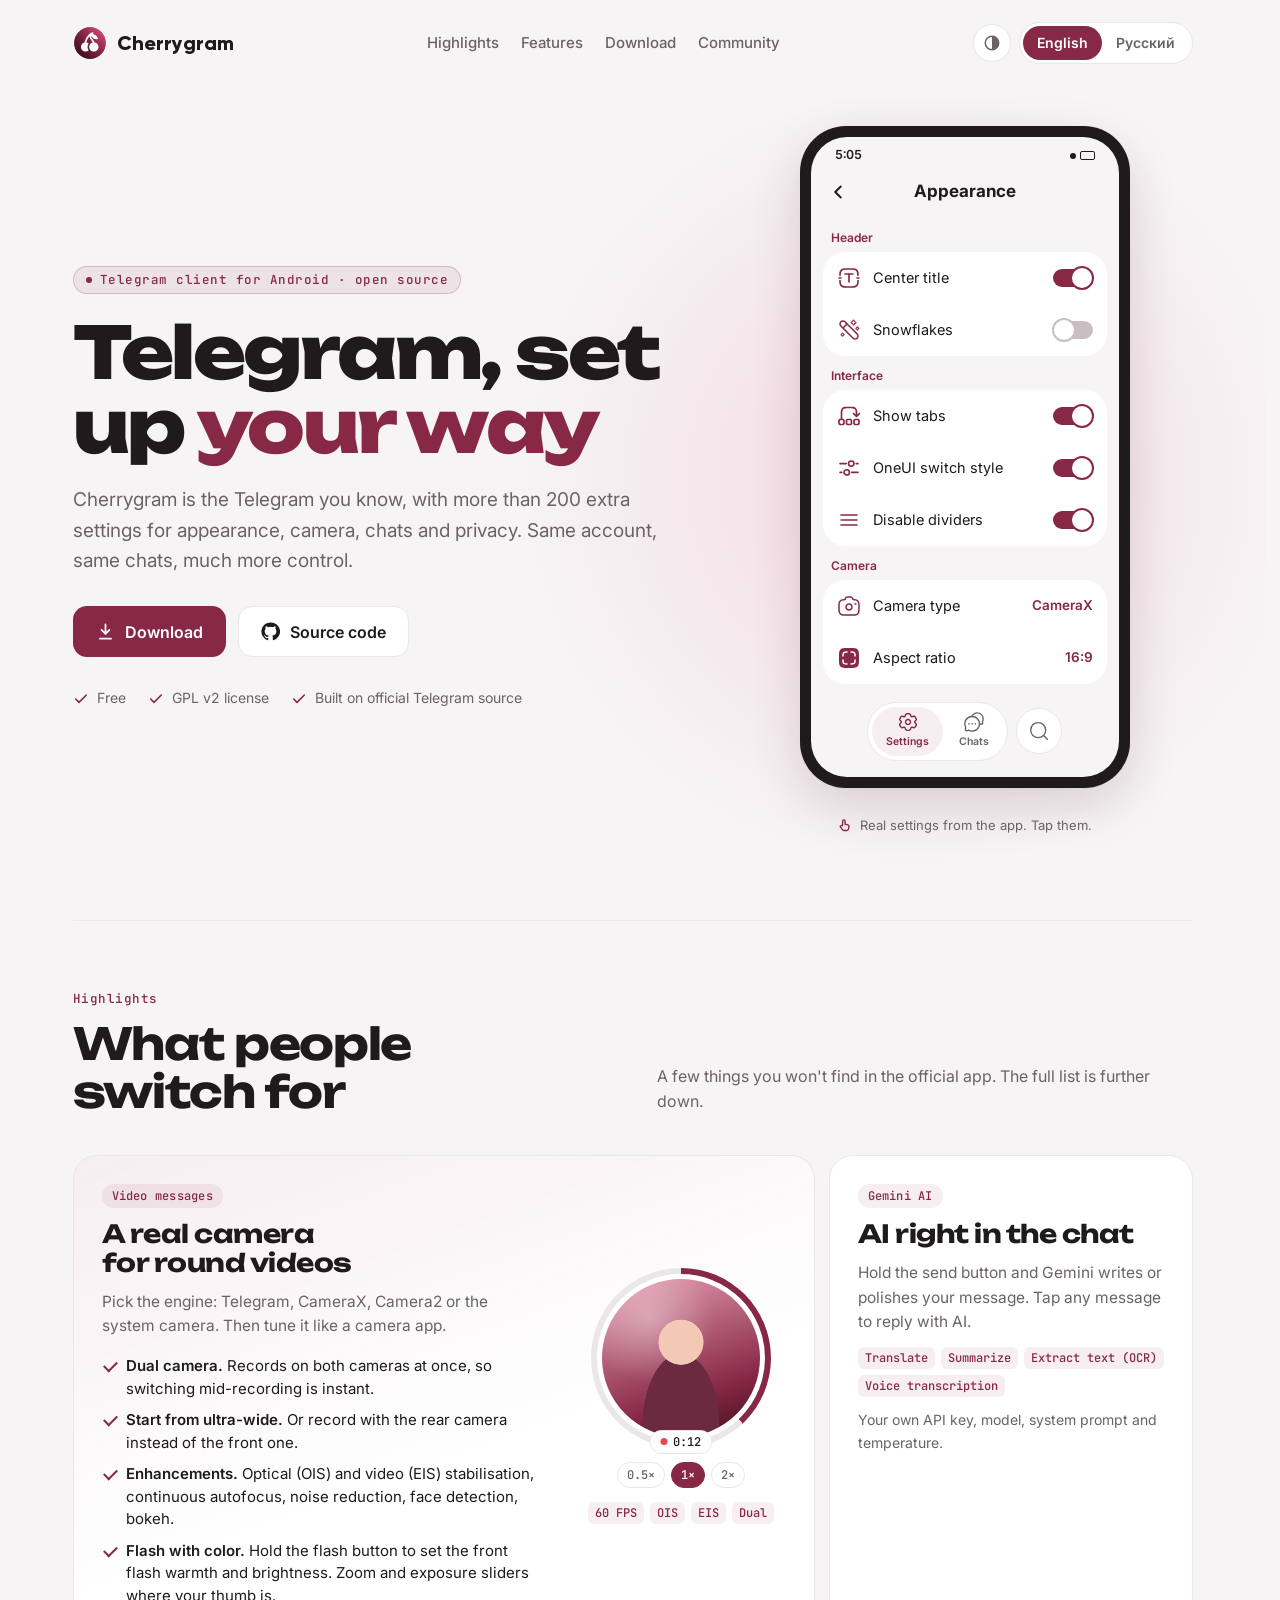
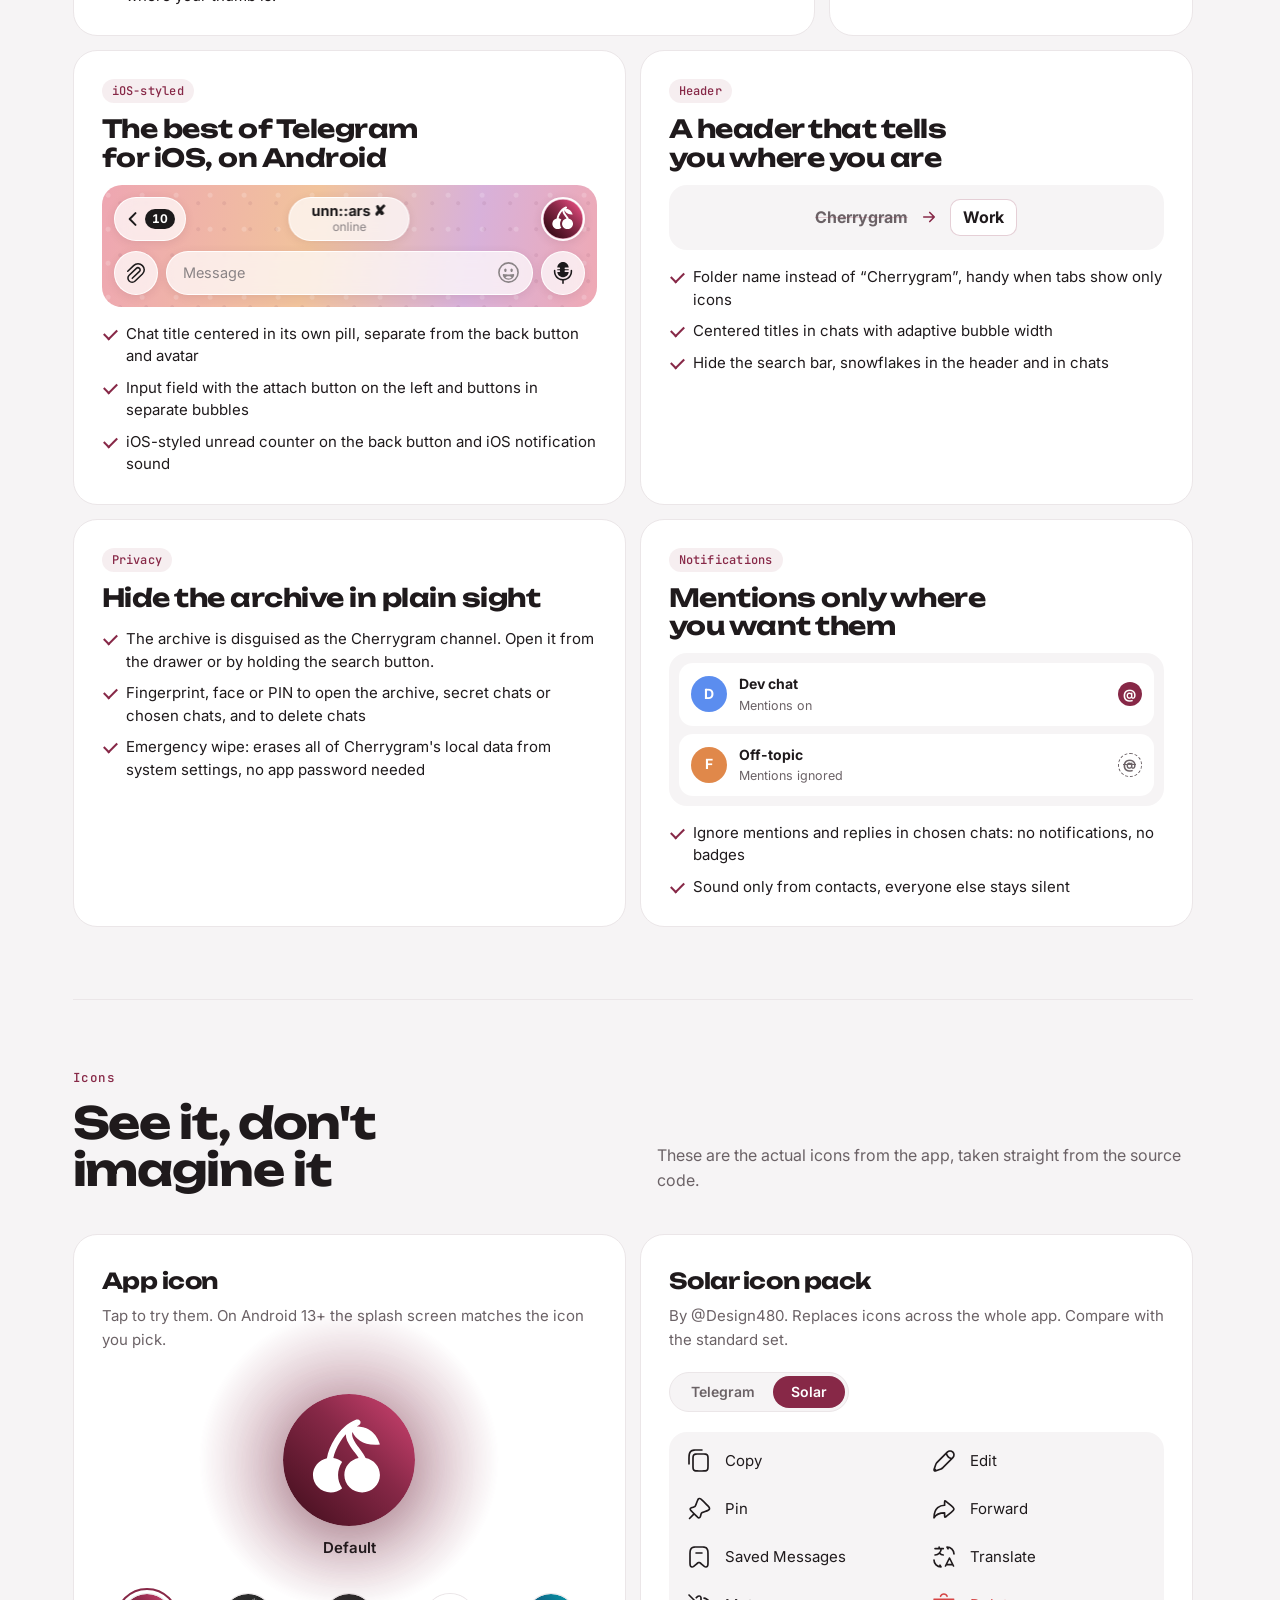
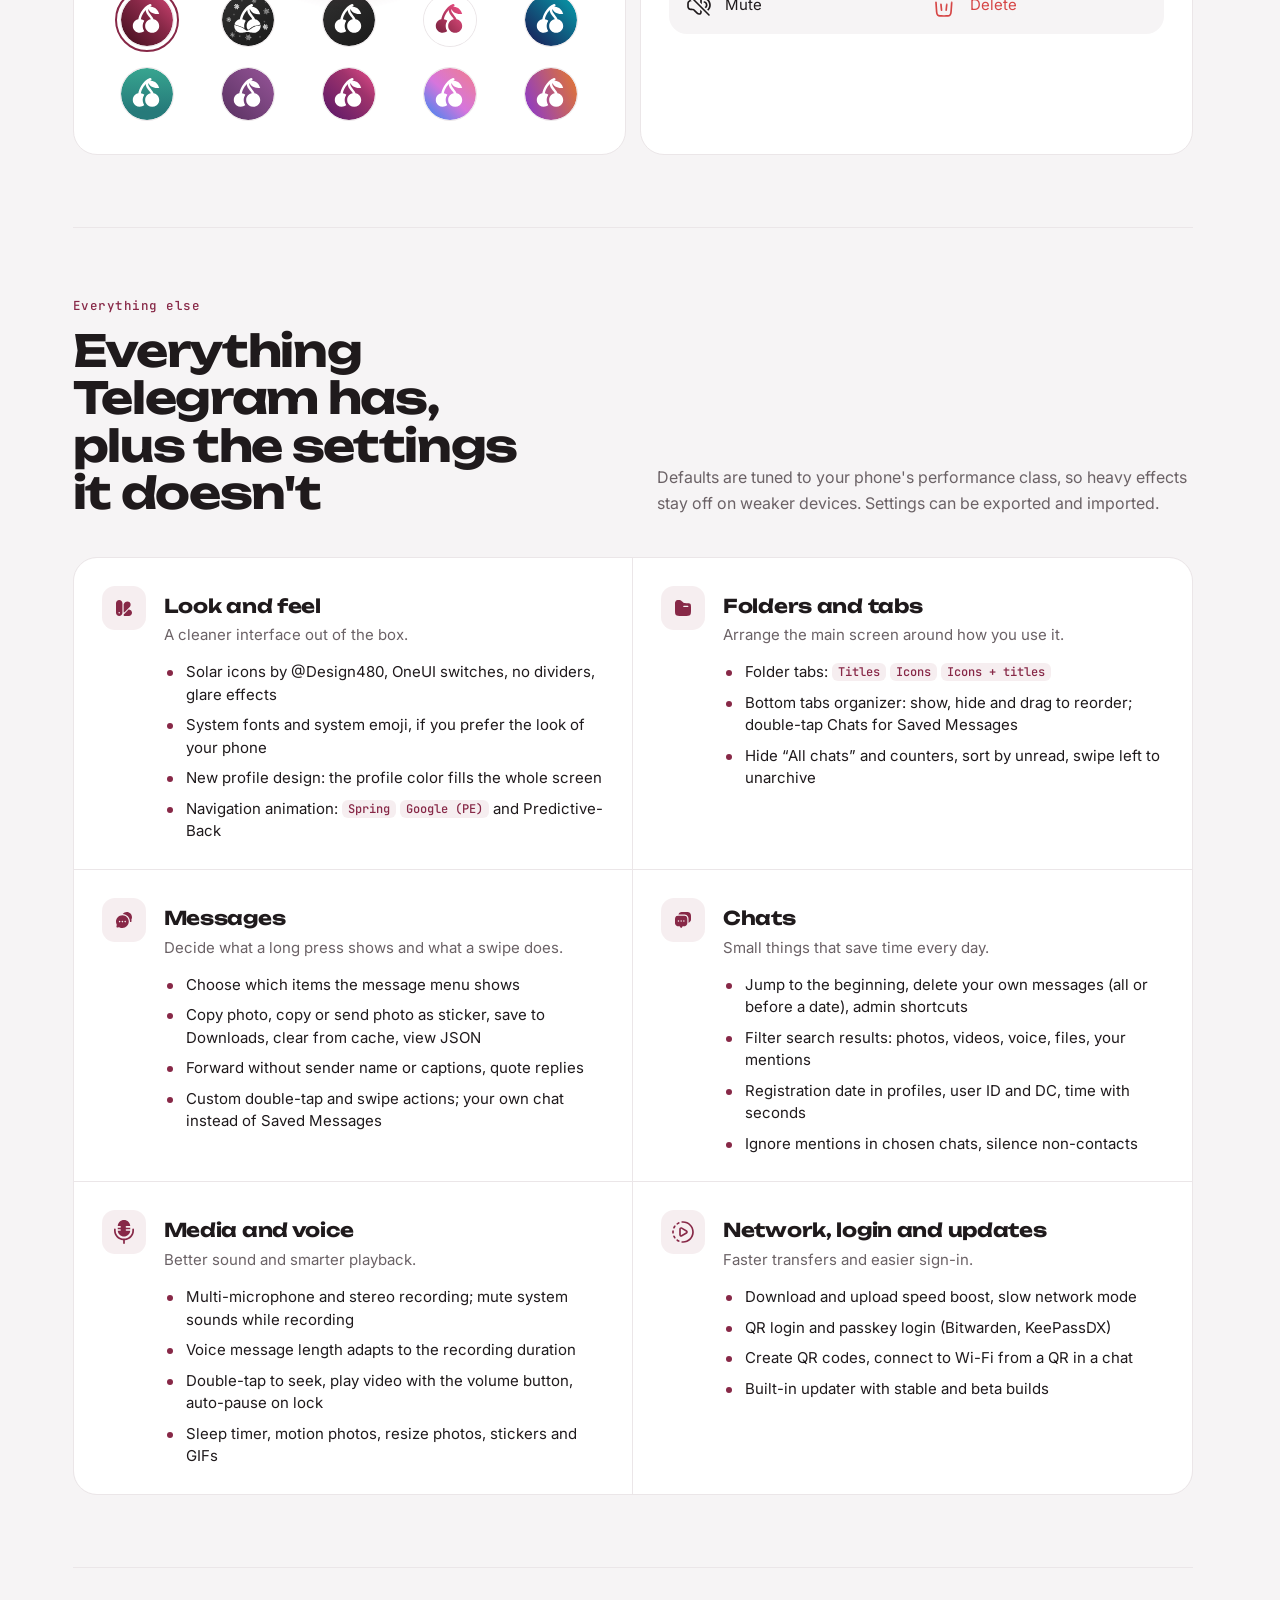
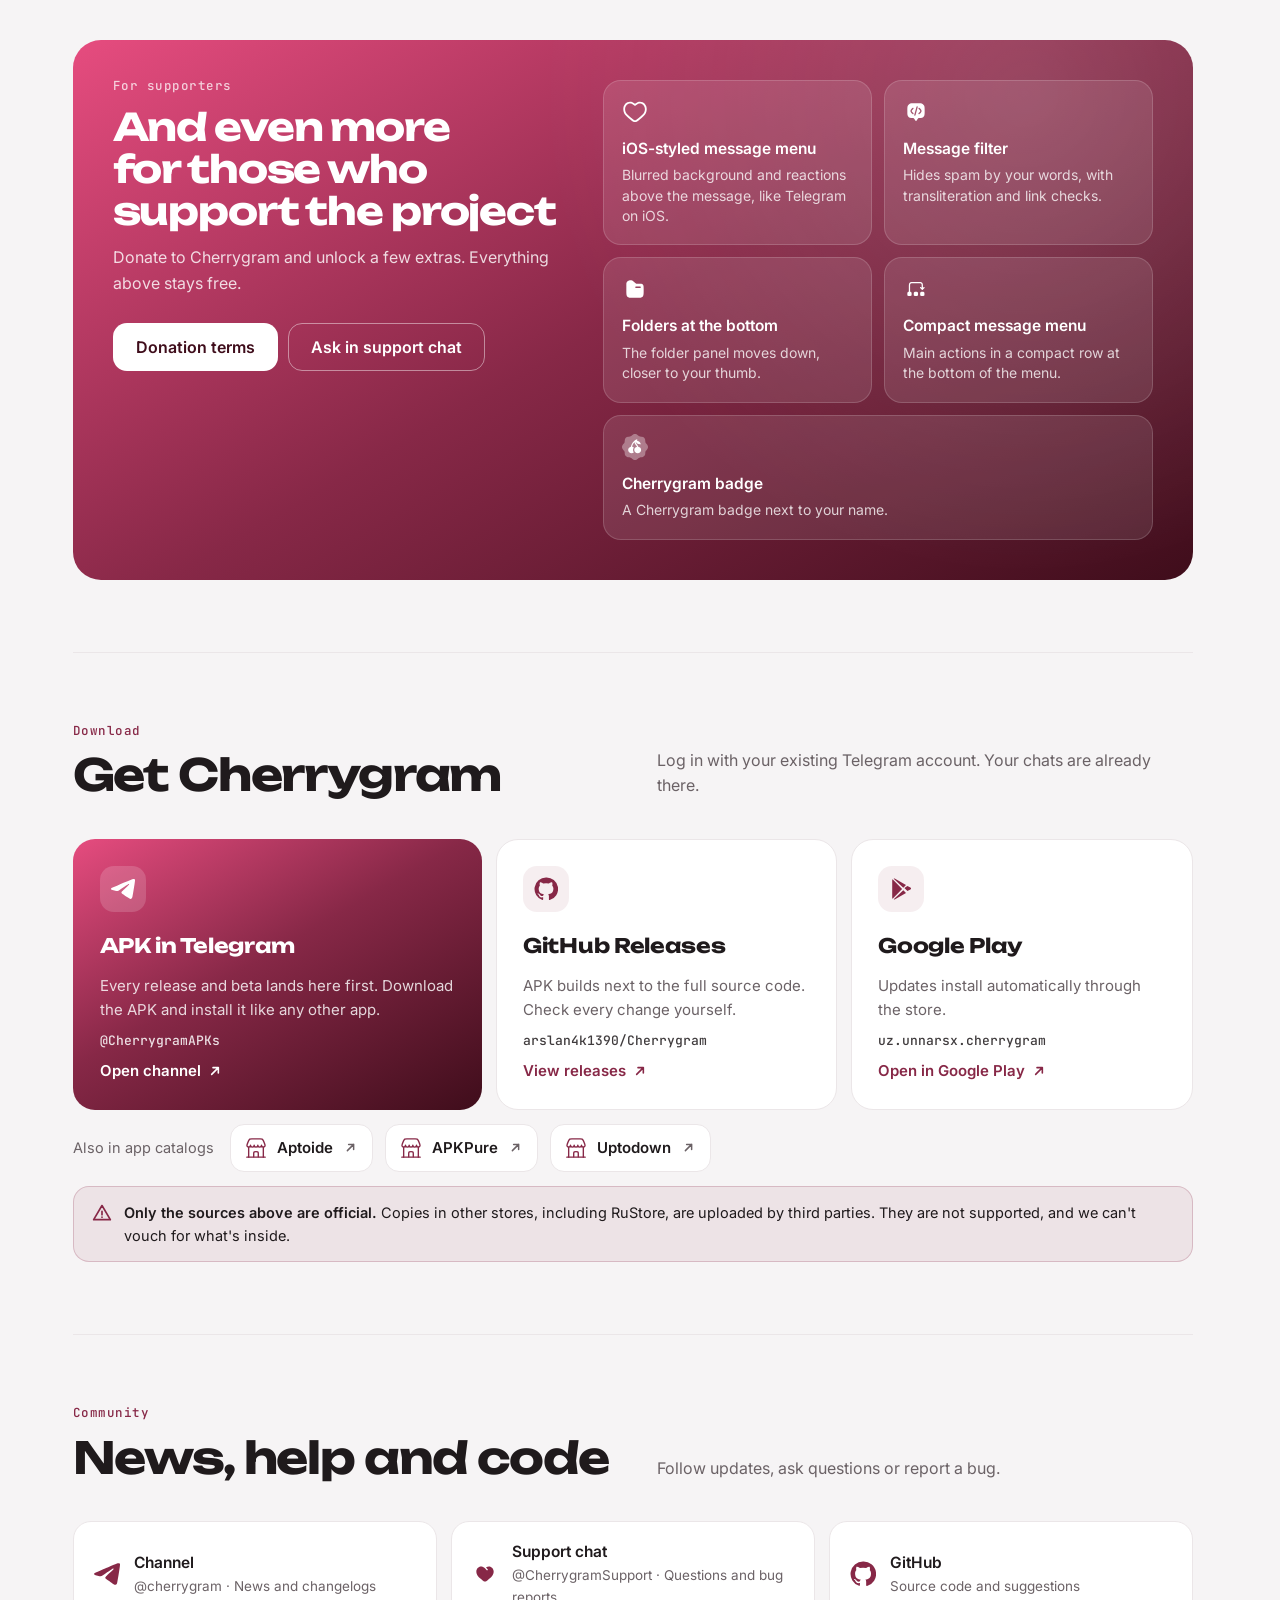
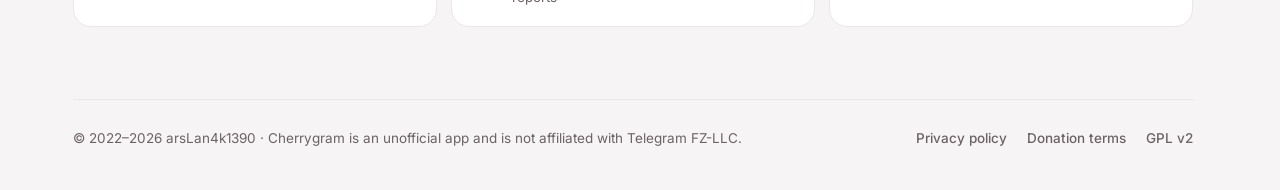
<file: cherrygram/index.html>
<!DOCTYPE html>
<html lang="en">
<head>
<meta charset="utf-8">
<meta name="viewport" content="width=device-width, initial-scale=1, viewport-fit=cover">
<meta name="color-scheme" content="light dark">
<title>Cherrygram</title>
<meta name="description" content="Cherrygram — open-source Telegram client for Android with more than 200 settings for appearance, camera, chats and privacy.">
<meta property="og:type" content="website">
<meta property="og:site_name" content="Cherrygram">
<meta property="og:title" content="Cherrygram">
<meta property="og:description" content="Open-source Telegram client for Android with more than 200 extra settings for appearance, camera, chats and privacy.">
<meta property="og:url" content="https://arslan4k1390.github.io/cherrygram/">
<meta property="og:image" content="https://arslan4k1390.github.io/cherrygram/img/preview.png">
<meta property="og:image:width" content="1200">
<meta property="og:image:height" content="630">
<meta property="og:image:alt" content="Cherrygram logo">
<meta name="twitter:card" content="summary_large_image">
<meta name="theme-color" content="#872847">
<link rel="apple-touch-icon" href="img/icon.png">
<link rel="icon" type="image/svg+xml" href="data:image/svg+xml,%3Csvg%20width%3D%22640%22%20height%3D%22640%22%20viewBox%3D%220%200%20640%20640%22%20fill%3D%22none%22%20xmlns%3D%22http%3A//www.w3.org/2000/svg%22%3E%20%3Crect%20x%3D%2210%22%20y%3D%2210%22%20width%3D%22620%22%20height%3D%22620%22%20rx%3D%22310%22%20fill%3D%22url%28%23paint0_linear_491_23%29%22/%3E%20%3Crect%20x%3D%2210%22%20y%3D%2210%22%20width%3D%22620%22%20height%3D%22620%22%20rx%3D%22310%22%20stroke%3D%22white%22%20stroke-width%3D%2220%22/%3E%20%3Cpath%20d%3D%22M383.323%20127.493C386.815%20134.41%20384.44%20142.785%20377.801%20146.963C373.574%20149.623%20369.834%20152.233%20366.529%20154.789C405.644%20156.688%20451.546%20172.465%20475.197%20246.991C393.397%20254.55%20361.271%20217.003%20344.844%20181.58C343.745%20184.75%20343.19%20187.771%20343.002%20190.632C342.13%20203.923%20348.677%20218.798%20360.499%20236.478C365.873%20244.516%20371.896%20252.518%20378.143%20260.817L379.523%20262.651C386.133%20271.438%20392.978%20280.61%20398.766%20289.741C402.809%20296.118%20406.721%20303.047%20409.709%20310.361C450.216%20318.1%20480.781%20352.949%20480.781%20394.77C480.781%20442.272%20441.345%20480.781%20392.697%20480.781C344.049%20480.781%20304.613%20442.272%20304.613%20394.77C304.613%20353.111%20334.942%20318.37%20375.215%20310.452C374.326%20308.925%20373.365%20307.348%20372.333%20305.719C367.287%20297.76%20361.155%20289.512%20354.468%20280.622L352.991%20278.661C346.854%20270.51%20340.335%20261.85%20334.467%20253.074C322.838%20235.682%20311.869%20215.189%20311.837%20193.102C301.707%20204.276%20292.418%20216.728%20284.179%20229.828C266.513%20257.916%20254.87%20287.06%20250.081%20309.663C266.62%20312.019%20281.668%20318.863%20293.887%20328.889C294.088%20329.054%20294.127%20329.346%20293.979%20329.56C281.067%20348.161%20273.524%20370.605%20273.524%20394.77C273.524%20418.934%20281.067%20441.378%20293.979%20459.979C294.127%20460.193%20294.088%20460.485%20293.887%20460.65C278.575%20473.214%20258.819%20480.781%20237.254%20480.781C188.607%20480.781%20149.17%20442.272%20149.17%20394.77C149.17%20353.631%20178.747%20319.238%20218.27%20310.761C223.03%20282.071%20237.237%20246.456%20257.688%20213.941C282.73%20174.126%20319.229%20135.606%20364.144%20119.913C371.58%20117.315%20379.83%20120.575%20383.323%20127.493Z%22%20fill%3D%22white%22/%3E%20%3Cdefs%3E%20%3ClinearGradient%20id%3D%22paint0_linear_491_23%22%20x1%3D%22640%22%20y1%3D%220%22%20x2%3D%220%22%20y2%3D%22640%22%20gradientUnits%3D%22userSpaceOnUse%22%3E%20%3Cstop%20offset%3D%220.09375%22%20stop-color%3D%22%23E64C7F%22/%3E%20%3Cstop%20offset%3D%220.447917%22%20stop-color%3D%22%23872847%22/%3E%20%3Cstop%20offset%3D%220.833333%22%20stop-color%3D%22%233F0D1B%22/%3E%20%3C/linearGradient%3E%20%3C/defs%3E%20%3C/svg%3E">
<link rel="preconnect" href="https://fonts.googleapis.com">
<link rel="preconnect" href="https://fonts.gstatic.com" crossorigin>
<link href="https://fonts.googleapis.com/css2?family=Inter:wght@400;500;600;700&family=Unbounded:wght@500;700;800&family=JetBrains+Mono:wght@500&display=swap" rel="stylesheet">
<script>
(function () {
  var p = 'system';
  try { var s = localStorage.getItem('cg_theme'); if (s === 'light' || s === 'dark') p = s; } catch (e) {}
  var d = document.documentElement;
  d.setAttribute('data-theme-pref', p);
  if (p !== 'system') d.setAttribute('data-theme', p);
})();
</script>
<style>
  @font-face {
    font-family: 'Gilroy CG';
    font-weight: 800;
    font-display: swap;
    src: url([data-uri]) format('woff2');
  }
  /* Layout: split hero (thesis left, live settings screen right) → feature index in a hairline grid → download routes → community → footer */
  :root {
    --cherry: #872847;
    --cherry-hi: #e64c7f;
    --cherry-deep: #3f0d1b;
    --cherry-soft: rgba(135, 40, 71, 0.08);
    --cherry-line: rgba(135, 40, 71, 0.22);
    --bg: #f6f4f5;
    --card: #ffffff;
    --text: #1f1a1c;
    --muted: #6b6266;
    --line: #ebe6e8;
    --on-cherry: #ffffff;
    --phone-frame: #1f1a1c;
    --switch-off: #c9bfc3;
    --shadow: 0 1px 2px rgba(31, 26, 28, 0.04), 0 18px 50px rgba(63, 13, 27, 0.14);
    --glow: rgba(230, 76, 127, 0.16);

    --f-display: 'Unbounded', 'Gilroy CG', 'Inter', system-ui, sans-serif;
    --f-body: 'Inter', -apple-system, BlinkMacSystemFont, 'Segoe UI', Roboto, sans-serif;
    --f-mono: 'JetBrains Mono', ui-monospace, 'SF Mono', Consolas, monospace;
    --gutter-l: max(16px, env(safe-area-inset-left, 0px));
    --gutter-r: max(16px, env(safe-area-inset-right, 0px));
  }
  :root { color-scheme: light; }
  @media (prefers-color-scheme: dark) {
    :root:not([data-theme="light"]) {
      color-scheme: dark;
      --cherry: #e0789a; --cherry-hi: #f08fae; --cherry-deep: #2a0912;
      --cherry-soft: rgba(224, 120, 154, 0.10); --cherry-line: rgba(224, 120, 154, 0.28);
      --bg: #141112; --card: #1e1a1c; --text: #f1ecee; --muted: #a89ea2; --line: #2e282b;
      --on-cherry: #1a0a10; --phone-frame: #000000; --switch-off: #4a4145;
      --shadow: 0 18px 60px rgba(0, 0, 0, 0.5); --glow: rgba(224, 120, 154, 0.12);
    }
  }
  :root[data-theme="dark"] {
    color-scheme: dark;
    --cherry: #e0789a; --cherry-hi: #f08fae; --cherry-deep: #2a0912;
    --cherry-soft: rgba(224, 120, 154, 0.10); --cherry-line: rgba(224, 120, 154, 0.28);
    --bg: #141112; --card: #1e1a1c; --text: #f1ecee; --muted: #a89ea2; --line: #2e282b;
    --on-cherry: #1a0a10; --phone-frame: #000000; --switch-off: #4a4145;
    --shadow: 0 18px 60px rgba(0, 0, 0, 0.5); --glow: rgba(224, 120, 154, 0.12);
  }

  * { box-sizing: border-box; }
  html { -webkit-text-size-adjust: 100%; scrollbar-gutter: stable; scroll-behavior: smooth; overflow-x: clip; }
  @media (prefers-reduced-motion: reduce) { html { scroll-behavior: auto; } }
  body {
    margin: 0; background: var(--bg); color: var(--text);
    font: 16px/1.6 var(--f-body);
    padding-left: var(--gutter-l); padding-right: var(--gutter-r);
    overflow-x: hidden;
  }
  .wrap { max-width: 1120px; margin: 0 auto; }
  a { color: var(--cherry); font-weight: 600; text-decoration: none; }
  a:hover { text-decoration: underline; }
  :focus-visible { outline: 2px solid var(--cherry); outline-offset: 2px; border-radius: 6px; }
  h1, h2, h3 { text-wrap: balance; }

  /* i18n */
  [data-l="ru"] { display: none; }
  body.ru [data-l="en"] { display: none; }
  body.ru [data-l="ru"] { display: revert; }
  body.ru span[data-l="ru"] { display: inline; }

  /* Top bar */
  .top { display: flex; align-items: center; justify-content: space-between; gap: 12px; padding-block: 22px; }
  .brand { display: flex; align-items: center; gap: 10px; font-family: 'Gilroy CG', 'Inter', sans-serif; font-weight: 800; font-size: 20px; color: var(--text); }
  .brand:hover { text-decoration: none; }
  .brand-logo { width: 34px; height: 34px; flex: none; display: block; }
  .nav { display: flex; gap: 22px; font-size: 15px; }
  .nav a { color: var(--muted); font-weight: 500; }
  .nav a:hover { color: var(--text); text-decoration: none; }
  @media (max-width: 860px) { .nav { display: none; } }
  .controls { display: flex; align-items: center; gap: 8px; }

  .lang { display: inline-flex; background: var(--card); border: 1px solid var(--line); border-radius: 999px; padding: 3px; }
  .lang button { border: 0; background: transparent; color: var(--muted); font: inherit; font-size: 14px; font-weight: 600; padding: 6px 14px; border-radius: 999px; cursor: pointer; }
  .lang button[aria-pressed="true"] { background: var(--cherry); color: var(--on-cherry); }
  .lang .ls { display: none; }
  @media (max-width: 520px) { .lang .lf { display: none; } .lang .ls { display: inline; } .lang button { padding: 6px 12px; } }

  .theme-wrap { position: relative; }
  .theme { width: 38px; height: 38px; flex: none; display: grid; place-items: center; cursor: pointer; padding: 0; background: var(--card); border: 1px solid var(--line); border-radius: 999px; color: var(--muted); }
  .theme:hover, .theme[aria-expanded="true"] { color: var(--cherry); border-color: var(--cherry-line); }
  .theme svg, .theme-menu svg { width: 18px; height: 18px; stroke: currentColor; fill: none; stroke-width: 2; stroke-linecap: round; stroke-linejoin: round; }
  .theme svg .fill, .theme-menu svg .fill { fill: currentColor; stroke: none; }
  .theme .ic { display: none; }
  html[data-theme-pref="system"] .theme .ic-system, html[data-theme-pref="light"] .theme .ic-light, html[data-theme-pref="dark"] .theme .ic-dark { display: grid; }
  .theme-menu { position: absolute; top: calc(100% + 8px); right: 0; z-index: 20; min-width: 196px; padding: 6px; margin: 0; list-style: none; background: var(--card); border: 1px solid var(--line); border-radius: 14px; box-shadow: 0 10px 30px rgba(0,0,0,.14), 0 2px 6px rgba(0,0,0,.06); opacity: 0; transform: translateY(-4px) scale(.98); transform-origin: top right; pointer-events: none; transition: opacity .14s ease, transform .14s ease; }
  .theme-menu.open { opacity: 1; transform: none; pointer-events: auto; }
  .theme-menu button { width: 100%; display: grid; grid-template-columns: 18px 1fr 16px; align-items: center; gap: 10px; text-align: left; background: transparent; border: 0; border-radius: 9px; padding: 9px 10px; cursor: pointer; font: inherit; font-size: 14px; font-weight: 500; color: var(--text); }
  .theme-menu button:hover, .theme-menu button:focus-visible { background: var(--cherry-soft); outline: none; }
  .theme-menu .chk { opacity: 0; color: var(--cherry); }
  .theme-menu button[aria-checked="true"] { color: var(--cherry); font-weight: 600; }
  .theme-menu button[aria-checked="true"] .chk { opacity: 1; }
  .theme-menu svg.chk { width: 16px; height: 16px; stroke-width: 2.6; }
  @media (prefers-reduced-motion: reduce) { .theme-menu { transition: none; } }

  /* Hero */
  .hero { position: relative; display: grid; grid-template-columns: minmax(0, 1.15fr) minmax(0, .85fr); gap: 48px; align-items: center; padding-block: 40px 72px; }
  .hero::before { content: ""; position: absolute; z-index: -1; right: -10%; top: 0; width: 70%; aspect-ratio: 1; max-width: 100vw; border-radius: 50%; background: radial-gradient(closest-side, var(--glow), transparent); pointer-events: none; }
  .eyebrow { display: inline-flex; align-items: center; gap: 8px; font: 500 12.5px/1 var(--f-mono); letter-spacing: .04em; color: var(--cherry); background: var(--cherry-soft); border: 1px solid var(--cherry-line); border-radius: 999px; padding: 7px 12px; margin: 0 0 22px; }
  .eyebrow i { width: 6px; height: 6px; border-radius: 50%; background: var(--cherry); }
  .hero h1 { font-family: var(--f-display); font-weight: 800; font-size: clamp(36px, 6.4vw, 72px); line-height: 1.02; letter-spacing: -0.035em; margin: 0 0 22px; }
  .hero h1 em { font-style: normal; color: var(--cherry); }
  .lead { font-size: clamp(17px, 1.6vw, 19px); color: var(--muted); max-width: 34em; margin: 0 0 30px; }
  .cta { display: flex; flex-wrap: wrap; gap: 12px; }
  .btn { display: inline-flex; align-items: center; gap: 10px; font: 600 16px/1 var(--f-body); border-radius: 14px; padding: 15px 22px; border: 1px solid transparent; cursor: pointer; transition: transform .15s ease, background .15s ease, border-color .15s ease; }
  .btn:hover { text-decoration: none; transform: translateY(-1px); }
  .btn svg { width: 19px; height: 19px; flex: none; }
  .btn-primary { background: var(--cherry); color: var(--on-cherry); }
  .btn-primary:hover { background: var(--cherry-hi); }
  .btn-ghost { background: var(--card); color: var(--text); border-color: var(--line); }
  .btn-ghost:hover { border-color: var(--cherry-line); background: var(--cherry-soft); }
  @media (prefers-reduced-motion: reduce) { .btn { transition: none; } .btn:hover { transform: none; } }
  .facts { display: flex; flex-wrap: wrap; gap: 8px 22px; margin: 30px 0 0; padding: 0; list-style: none; font-size: 14px; color: var(--muted); }
  .facts li { display: flex; align-items: center; gap: 8px; }
  .facts svg { width: 16px; height: 16px; stroke: var(--cherry); fill: none; stroke-width: 2.4; stroke-linecap: round; stroke-linejoin: round; }

  @media (max-width: 900px) {
    .hero { grid-template-columns: 1fr; gap: 40px; padding-block: 16px 56px; }
    .hero::before { width: 120%; right: -40%; top: 30%; }
  }

  /* Phone mockup */
  .stage { display: grid; justify-items: center; gap: 14px; }
  .phone { width: min(330px, 100%); background: var(--phone-frame); border-radius: 46px; padding: 11px; box-shadow: var(--shadow); }
  .screen { background: var(--bg); border-radius: 36px; overflow: hidden; position: relative; }
  .status { display: flex; justify-content: space-between; align-items: center; padding: 12px 24px 4px; font: 600 12.5px/1 var(--f-body); color: var(--text); font-variant-numeric: tabular-nums; }
  .status .dots { display: flex; gap: 4px; align-items: center; }
  .status .dots span { width: 15px; height: 9px; border-radius: 2px; border: 1.5px solid currentColor; }
  .status .dots b { width: 6px; height: 6px; border-radius: 50%; background: currentColor; }
  .bar { position: relative; height: 52px; display: flex; align-items: center; padding: 0 16px; gap: 12px; }
  .bar canvas { position: absolute; inset: 0; width: 100%; height: 100%; pointer-events: none; }
  .bar .back { width: 22px; height: 22px; stroke: var(--text); fill: none; stroke-width: 2.2; stroke-linecap: round; stroke-linejoin: round; flex: none; }
  .bar .ttl { flex: 1; font: 700 17px/1 var(--f-body); color: var(--text); text-align: left; transition: text-align .2s; }
  .screen.centered .bar .ttl { text-align: center; margin-right: 34px; }
  .group-label { font: 600 12px/1 var(--f-body); color: var(--cherry); padding: 14px 20px 8px; }
  .group { margin: 0 12px; background: var(--card); border-radius: 22px; overflow: hidden; }
  .row { display: flex; align-items: center; gap: 12px; padding: 12px 14px; min-height: 52px; position: relative; }
  .row + .row::before { content: ""; position: absolute; top: 0; left: 52px; right: 0; height: 1px; background: var(--line); transition: opacity .2s; }
  .screen.no-div .row + .row::before { opacity: 0; }
  .row .ri { width: 24px; height: 24px; flex: none; display: block; color: var(--cherry); }
  .row .rt { flex: 1; min-width: 0; font-size: 14.5px; line-height: 1.25; color: var(--text); }
  .row .rt small { display: block; color: var(--muted); font-size: 12px; margin-top: 2px; }
  .row .rv { font-size: 13.5px; color: var(--cherry); font-weight: 600; }
  .row[role="switch"] { cursor: pointer; }
  .row[role="switch"]:hover { background: var(--cherry-soft); }
  .sw { width: 42px; height: 24px; flex: none; border-radius: 999px; background: var(--switch-off); position: relative; transition: background .18s; }
  .sw::after { content: ""; position: absolute; top: 3px; left: 3px; width: 18px; height: 18px; border-radius: 50%; background: var(--card); transition: transform .18s; }
  .row[aria-checked="true"] .sw { background: var(--cherry); }
  .row[aria-checked="true"] .sw::after { transform: translateX(18px); }
  /* One UI style switch: hollow thumb with ring */
  .screen.oneui .sw { height: 18px; width: 40px; margin-block: 3px; }
  .screen.oneui .sw::after { top: -3px; left: -1px; width: 24px; height: 24px; background: var(--card); border: 2.5px solid var(--switch-off); box-sizing: border-box; }
  .screen.oneui .row[aria-checked="true"] .sw::after { border-color: var(--cherry); transform: translateX(18px); }
  .screen-pad { height: 18px; }
  .tabbar { display: flex; align-items: center; justify-content: center; gap: 8px; padding: 0 16px 16px; }
  .screen.no-tabs .tabbar { display: none; }
  .tb-pill { display: flex; gap: 2px; background: var(--card); border: 1px solid var(--line); border-radius: 999px; padding: 4px; }
  .tb { display: grid; justify-items: center; gap: 2px; padding: 5px 14px; border-radius: 999px; font-size: 10.5px; font-weight: 600; color: var(--muted); }
  .tb.on { background: var(--cherry-soft); color: var(--cherry); }
  .tb svg, .tb-search svg { width: 20px; height: 20px; display: block; }
  .tb-search { width: 46px; height: 46px; border-radius: 50%; background: var(--card); border: 1px solid var(--line); display: grid; place-items: center; color: var(--muted); }
  .stage-hint { font-size: 13px; color: var(--muted); display: flex; align-items: center; gap: 8px; }
  .stage-hint svg { width: 15px; height: 15px; stroke: var(--cherry); fill: none; stroke-width: 2.2; stroke-linecap: round; stroke-linejoin: round; }
  @media (prefers-reduced-motion: reduce) { .sw, .sw::after, .row + .row::before { transition: none; } }

  /* Section headings */
  section.block { padding-block: 72px; border-top: 1px solid var(--line); }
  .sec-head { display: grid; grid-template-columns: minmax(0, 1fr) minmax(0, 1fr); gap: 16px 48px; align-items: end; margin-bottom: 40px; }
  .sec-head h2 { font-family: var(--f-display); font-weight: 700; font-size: clamp(28px, 4vw, 44px); line-height: 1.08; letter-spacing: -0.03em; margin: 0; }
  .sec-head p { color: var(--muted); margin: 0; max-width: 34em; }
  .kicker { display: block; font: 500 12.5px/1 var(--f-mono); color: var(--cherry); letter-spacing: .04em; margin-bottom: 14px; }
  @media (max-width: 760px) { .sec-head { grid-template-columns: 1fr; } section.block { padding-block: 56px; } }

  /* Feature index */
  .features { display: grid; grid-template-columns: repeat(2, minmax(0, 1fr)); border: 1px solid var(--line); border-radius: 24px; overflow: hidden; background: var(--line); gap: 1px; }
  .feat { background: var(--card); padding: 28px 28px 26px; min-width: 0; display: grid; grid-template-columns: 44px minmax(0, 1fr); gap: 0 18px; align-content: start; }
  .feat .fi { width: 44px; height: 44px; border-radius: 13px; background: var(--cherry-soft); display: grid; place-items: center; grid-row: 1 / span 3; }
  .feat .fi svg { width: 24px; height: 24px; display: block; color: var(--cherry); }
  .feat h3 { font-family: var(--f-display); font-weight: 700; font-size: 19px; letter-spacing: -0.015em; line-height: 1.2; margin: 9px 0 6px; }
  .feat > p { color: var(--muted); margin: 0 0 14px; font-size: 15px; }
  .feat ul { margin: 0; padding: 0; list-style: none; display: grid; gap: 8px; font-size: 15px; line-height: 1.5; }
  .feat li { position: relative; padding-left: 22px; }
  .feat li::before { content: ""; position: absolute; left: 3px; top: 9px; width: 6px; height: 6px; border-radius: 50%; background: var(--cherry); }
  .opts { display: inline-flex; flex-wrap: wrap; gap: 4px; vertical-align: 1px; }
  .opt { font: 500 12px/1 var(--f-mono); color: var(--cherry); background: var(--cherry-soft); border-radius: 6px; padding: 3px 6px; white-space: nowrap; }
  @media (max-width: 760px) { .features { grid-template-columns: 1fr; } .feat { padding: 22px 18px; grid-template-columns: 40px minmax(0, 1fr); gap: 0 14px; } .feat .fi { width: 40px; height: 40px; } }

  /* Highlights bento */
  .bento { display: grid; grid-template-columns: repeat(6, minmax(0, 1fr)); gap: 14px; }
  .tile { background: var(--card); border: 1px solid var(--line); border-radius: 24px; padding: 28px; min-width: 0; display: flex; flex-direction: column; gap: 12px; }
  .tile h3 { font-family: var(--f-display); font-weight: 700; font-size: clamp(20px, 2.2vw, 25px); line-height: 1.15; letter-spacing: -0.02em; margin: 0; }
  .tile p { margin: 0; color: var(--muted); font-size: 15.5px; }
  .tile p.small { font-size: 14px; }
  .tag { align-self: flex-start; font: 500 12px/1 var(--f-mono); color: var(--cherry); background: var(--cherry-soft); border-radius: 999px; padding: 6px 10px; letter-spacing: .02em; }
  .ticks { margin: 4px 0 0; padding: 0; list-style: none; display: grid; gap: 9px; font-size: 15px; line-height: 1.5; }
  .ticks li { position: relative; padding-left: 24px; }
  .ticks li::before { content: ""; position: absolute; left: 2px; top: 6px; width: 11px; height: 6px; border-left: 2.2px solid var(--cherry); border-bottom: 2.2px solid var(--cherry); transform: rotate(-45deg); }
  .ticks b { font-weight: 600; }
  .star { color: var(--cherry); font-weight: 700; font-size: .75em; margin-left: 1px; }
  .t-cam { grid-column: span 4; flex-direction: row; gap: 32px; align-items: center; background: linear-gradient(160deg, var(--cherry-soft), transparent 60%), var(--card); }
  .t-cam .tile-text { display: flex; flex-direction: column; gap: 12px; min-width: 0; flex: 1; }
  .t-ai { grid-column: span 2; }
  .t-ios, .t-head { grid-column: span 3; }
  .t-priv, .t-notif { grid-column: span 3; }
  @media (max-width: 960px) {
    .bento { grid-template-columns: 1fr 1fr; }
    .t-cam { grid-column: 1 / -1; }
    .t-ai, .t-ios, .t-head, .t-priv, .t-notif { grid-column: span 1; }
  }
  @media (max-width: 680px) {
    .bento { grid-template-columns: 1fr; }
    .t-cam { flex-direction: column-reverse; align-items: stretch; }
    .tile { padding: 22px 18px; }
  }

  /* Video message visual */
  .vm-stage { flex: none; width: 210px; display: grid; justify-items: center; gap: 14px; }
  .vm { position: relative; width: 180px; height: 180px; max-width: 100%; border-radius: 50%; padding: 6px; background: conic-gradient(var(--cherry) 0 38%, var(--line) 38% 100%); }
  .vm-face { width: 100%; height: 100%; border-radius: 50%; border: 5px solid var(--card); background:
      radial-gradient(circle at 50% 40%, #f3c9b6 0 18%, transparent 18.5%),
      radial-gradient(ellipse at 50% 92%, #6b2a40 0 34%, transparent 34.5%),
      radial-gradient(circle at 30% 25%, rgba(255,255,255,.35), transparent 40%),
      linear-gradient(160deg, #e9a3b8, #872847 70%, #3f0d1b); }
  .vm-rec { position: absolute; left: 50%; bottom: -6px; transform: translateX(-50%); display: inline-flex; align-items: center; gap: 6px; background: var(--card); border: 1px solid var(--line); border-radius: 999px; padding: 5px 10px; font: 500 12px/1 var(--f-mono); color: var(--text); font-variant-numeric: tabular-nums; }
  .vm-rec i { width: 7px; height: 7px; border-radius: 50%; background: #e5484d; animation: blink 1.4s infinite; }
  @keyframes blink { 50% { opacity: .25; } }
  @media (prefers-reduced-motion: reduce) { .vm-rec i { animation: none; } }
  .vm-zoom { display: flex; gap: 6px; }
  .vm-zoom span { font: 500 12px/1 var(--f-mono); color: var(--muted); border: 1px solid var(--line); background: var(--card); border-radius: 999px; padding: 6px 9px; }
  .vm-zoom span.on { color: var(--on-cherry); background: var(--cherry); border-color: var(--cherry); }
  .vm-chips { display: flex; flex-wrap: wrap; justify-content: center; gap: 6px; }
  .vm-chips span, .chips span { font: 500 12px/1 var(--f-mono); color: var(--cherry); background: var(--cherry-soft); border-radius: 6px; padding: 5px 7px; }
  .chips { display: flex; flex-wrap: wrap; gap: 6px; }
  @media (max-width: 680px) { .vm-stage { width: 100%; } }

  /* iOS chat visual (fixed light illustration, like a screenshot) */
  .ios-demo { --io-ink: #1c1a1b; --io-mute: #8a8486; display: grid; gap: 10px; padding: 12px; border-radius: 20px;
    background:
      radial-gradient(circle at 18% 30%, rgba(255,255,255,.18) 0 2px, transparent 3px) 0 0 / 34px 34px,
      radial-gradient(circle at 70% 70%, rgba(120,60,90,.10) 0 1.5px, transparent 2.5px) 0 0 / 26px 26px,
      linear-gradient(100deg, #eea6b2, #f1c39c 42%, #d8b1da 74%, #efa9b4); }
  .io-row { display: flex; align-items: center; gap: 8px; }
  .glass { background: rgba(255,255,255,.72); border: 1.5px solid rgba(255,255,255,.9); box-shadow: 0 2px 10px rgba(80,30,50,.10); color: var(--io-ink); -webkit-backdrop-filter: blur(8px); backdrop-filter: blur(8px); }
  .glass svg { stroke: var(--io-ink); fill: none; stroke-width: 1.9; stroke-linecap: round; stroke-linejoin: round; }
  .io-back { height: 44px; border-radius: 999px; padding: 0 10px 0 8px; display: inline-flex; align-items: center; gap: 2px; flex: none; }
  .io-back svg { width: 20px; height: 20px; stroke-width: 2.4; }
  .io-back b { background: var(--io-ink); color: #fff; font: 700 12px/1 var(--f-body); border-radius: 999px; padding: 4px 7px; font-variant-numeric: tabular-nums; }
  .io-top { position: relative; justify-content: space-between; }
  .io-title { position: absolute; left: 50%; top: 0; transform: translateX(-50%); max-width: calc(100% - 172px); height: 44px; border-radius: 999px; display: grid; place-content: center; text-align: center; line-height: 1.15; padding: 0 22px; white-space: nowrap; }
  .io-title b { overflow: hidden; text-overflow: ellipsis; }
  @media (max-width: 680px) { .ios-demo { padding: 10px; } .io-title { padding: 0 12px; max-width: calc(100% - 150px); } .io-title b { font-size: 13.5px; } }
  .io-title b { font-size: 14.5px; font-weight: 700; }
  .io-title small { font-size: 12px; color: var(--io-mute); }
  .io-ava { width: 44px; height: 44px; flex: none; border-radius: 50%; border: 2px solid rgba(255,255,255,.95); box-shadow: 0 2px 10px rgba(80,30,50,.12); overflow: hidden; display: block; }
  .io-ava svg { width: 100%; height: 100%; display: block; }
  .io-btn { width: 44px; height: 44px; flex: none; border-radius: 50%; display: grid; place-items: center; }
  .io-btn svg { width: 22px; height: 22px; color: var(--io-ink); }
  .io-field { flex: 1; min-width: 0; height: 44px; border-radius: 999px; display: flex; align-items: center; justify-content: space-between; padding: 0 12px 0 16px; color: var(--io-mute); font-size: 14.5px; }
  .io-field svg { width: 23px; height: 23px; color: var(--io-mute); }
  /* iOS input visual */
  .ios-bar { display: flex; align-items: center; gap: 8px; background: var(--bg); border-radius: 18px; padding: 10px; }
  .ib-btn { width: 36px; height: 36px; flex: none; border-radius: 50%; background: var(--card); border: 1px solid var(--line); display: grid; place-items: center; color: var(--cherry); font: 500 22px/1 var(--f-body); }
  .ib-btn svg { width: 18px; height: 18px; stroke: var(--cherry); fill: none; stroke-width: 2; stroke-linecap: round; }
  .ib-field { flex: 1; min-width: 0; height: 36px; border-radius: 18px; background: var(--card); border: 1px solid var(--line); display: flex; align-items: center; padding: 0 14px; color: var(--muted); font-size: 14px; }

  /* Header visual */
  .head-demo { background: var(--bg); border-radius: 18px; padding: 14px; }
  .hd-row { display: flex; align-items: center; justify-content: center; gap: 12px; font-weight: 700; font-size: 16px; }
  .hd-row svg { width: 18px; height: 18px; stroke: var(--cherry); fill: none; stroke-width: 2.2; stroke-linecap: round; stroke-linejoin: round; }
  .hd-from { color: var(--muted); text-decoration: line-through; text-decoration-color: var(--cherry-line); }
  .hd-to { color: var(--text); background: var(--card); border: 1px solid var(--cherry-line); border-radius: 10px; padding: 5px 12px; }

  /* Filter visual */
  .demo-msg { align-self: flex-start; background: var(--bg); border-radius: 16px 16px 16px 4px; padding: 10px 14px; color: var(--text) !important; font-size: 15px; }
  .spoil { border-radius: 4px; color: transparent; background-color: var(--muted); background-image: radial-gradient(var(--card) 0.8px, transparent 1px); background-size: 4px 4px; opacity: .55; user-select: none; }

  .footnote { margin: 18px 0 0; color: var(--muted); font-size: 14px; }

  .warn { display: flex; gap: 12px; align-items: flex-start; margin-top: 14px; padding: 14px 18px; border-radius: 16px; border: 1px solid var(--cherry-line); background: var(--cherry-soft); }
  .warn svg { width: 20px; height: 20px; flex: none; margin-top: 2px; stroke: var(--cherry); fill: none; stroke-width: 2; stroke-linecap: round; stroke-linejoin: round; }
  .warn p { margin: 0; font-size: 14.5px; color: var(--text); }
  .warn b { font-weight: 600; }

  /* Icons section */
  .icons-grid { display: grid; grid-template-columns: minmax(0, 1fr) minmax(0, 1fr); gap: 14px; }
  .panel { background: var(--card); border: 1px solid var(--line); border-radius: 24px; padding: 28px; min-width: 0; display: flex; flex-direction: column; gap: 20px; }
  .panel-head h3 { font-family: var(--f-display); font-weight: 700; font-size: 22px; letter-spacing: -0.02em; margin: 0 0 6px; }
  .panel-head p { margin: 0; color: var(--muted); font-size: 15px; }
  .appicon-stage { display: grid; justify-items: center; gap: 10px; padding: 22px 0 8px; position: relative; isolation: isolate; }
  .appicon-big { position: relative; }
  .appicon-big { --icon-rgb: 128, 38, 67; --glow-rgb: var(--icon-rgb-light, var(--icon-rgb)); --glow-a: .55; }
  @media (prefers-color-scheme: dark) { :root:not([data-theme="light"]) .appicon-big { --glow-rgb: var(--icon-rgb); --glow-a: .55; } }
  :root[data-theme="dark"] .appicon-big { --glow-rgb: var(--icon-rgb); --glow-a: .55; }
  .appicon-big::before { content: ""; position: absolute; z-index: -1; left: 50%; top: 50%; width: 300px; height: 300px; transform: translate(-50%, -50%); border-radius: 50%; pointer-events: none;
    background-color: rgba(var(--glow-rgb), var(--glow-a)); -webkit-mask: radial-gradient(closest-side, #000, transparent); mask: radial-gradient(closest-side, #000, transparent); transition: background-color .35s ease; }
  @media (prefers-reduced-motion: reduce) { .appicon-big::before { transition: none; } }
  .appicon-big img { width: 132px; height: 132px; display: block; filter: drop-shadow(0 14px 28px rgba(63, 13, 27, .25)); }
  .appicon-name { font-weight: 600; font-size: 15px; }
  .appicons { display: grid; grid-template-columns: repeat(5, minmax(0, 1fr)); gap: 10px; justify-items: center; }
  .appicons button { width: 100%; max-width: 64px; aspect-ratio: 1; padding: 4px; border: 2px solid transparent; border-radius: 50%; background: none; cursor: pointer; line-height: 0; display: grid; place-items: center; transition: transform .15s; }
  .appicons button:hover { transform: scale(1.06); }
  .appicons button[aria-checked="true"] { border-color: var(--cherry); }
  .appicons img { width: 100%; height: auto; aspect-ratio: 1; border-radius: 50%; box-shadow: 0 0 0 1px var(--line); }
  .appicon-big img { border-radius: 50%; }
  @media (prefers-reduced-motion: reduce) { .appicons button { transition: none; } .appicons button:hover { transform: none; } }

  .seg { display: inline-flex; align-self: flex-start; background: var(--bg); border: 1px solid var(--line); border-radius: 999px; padding: 3px; }
  .seg button { border: 0; background: transparent; color: var(--muted); font: 600 14px/1 var(--f-body); padding: 9px 18px; border-radius: 999px; cursor: pointer; }
  .seg button[aria-pressed="true"] { background: var(--cherry); color: var(--on-cherry); }
  .menu-demo { list-style: none; margin: 0; padding: 6px; border-radius: 18px; background: var(--bg); display: grid; grid-template-columns: 1fr 1fr; gap: 2px 8px; }
  .menu-demo li { display: flex; align-items: center; gap: 14px; padding: 11px 12px; border-radius: 12px; font-size: 15px; min-width: 0; }
  .menu-demo .ic { width: 24px; height: 24px; flex: none; display: block; position: relative; }
  .menu-demo .ic > span { position: absolute; inset: 0; }
  .menu-demo .so svg { width: 24px; height: 24px; display: block; }
  .menu-demo .tg { background: currentColor; -webkit-mask: var(--tg) center / contain no-repeat; mask: var(--tg) center / contain no-repeat; display: none; }
  .menu-demo.pack-telegram .tg { display: block; }
  .menu-demo.pack-telegram .so { display: none; }
  .menu-demo li.danger { color: #d64545; }
  @media (max-width: 860px) { .icons-grid { grid-template-columns: 1fr; } }
  @media (max-width: 420px) { .panel { padding: 22px 16px; } .appicons { gap: 6px; } .menu-demo li { padding: 10px 8px; gap: 10px; font-size: 14px; } }

  /* Notifications tile visual */
  .notif-demo { display: grid; gap: 8px; background: var(--bg); border-radius: 18px; padding: 10px; }
  .nd-row { display: flex; align-items: center; gap: 12px; background: var(--card); border-radius: 14px; padding: 10px 12px; }
  .nd-ava { width: 36px; height: 36px; border-radius: 50%; flex: none; display: grid; place-items: center; color: #fff; font-weight: 700; font-size: 14px; }
  .nd-row b { display: block; font-size: 14px; }
  .nd-row small { display: block; font-size: 12.5px; color: var(--muted); }
  .nd-row > span:nth-child(2) { flex: 1; min-width: 0; }
  .nd-at { width: 24px; height: 24px; border-radius: 50%; display: grid; place-items: center; font-size: 13px; font-weight: 700; background: var(--cherry); color: var(--on-cherry); flex: none; }
  .nd-at.off { background: transparent; color: var(--muted); border: 1.5px dashed var(--muted); text-decoration: line-through; }

  /* Supporters */
  .support { border-radius: 28px; padding: 40px; display: grid; grid-template-columns: minmax(0, .9fr) minmax(0, 1.1fr); gap: 40px; color: #fff;
    background: radial-gradient(circle at 85% 10%, rgba(255,255,255,.14), transparent 45%), linear-gradient(150deg, #e64c7f, #872847 50%, #3f0d1b); }
  .support .kicker { color: rgba(255,255,255,.75); }
  .support h2 { font-family: var(--f-display); font-weight: 700; font-size: clamp(26px, 3.4vw, 38px); line-height: 1.1; letter-spacing: -0.03em; margin: 0 0 14px; }
  .support-head p { margin: 0; color: rgba(255,255,255,.82); max-width: 30em; }
  .support-cta { display: flex; flex-wrap: wrap; gap: 10px; margin-top: 26px; }
  .btn-light { background: #fff; color: #3f0d1b; }
  .btn-light:hover { background: #ffe6ee; }
  .btn-outline { background: transparent; color: #fff; border-color: rgba(255,255,255,.45); }
  .btn-outline:hover { background: rgba(255,255,255,.1); }
  .support a:focus-visible { outline-color: #fff; }
  .perks { list-style: none; margin: 0; padding: 0; display: grid; grid-template-columns: 1fr 1fr; gap: 12px; }
  .perks li { background: rgba(255,255,255,.1); border: 1px solid rgba(255,255,255,.16); border-radius: 18px; padding: 18px; display: grid; gap: 4px; align-content: start; min-width: 0; }
  .perks li:last-child { grid-column: 1 / -1; }
  .perks svg { width: 26px; height: 26px; display: block; color: #fff; margin-bottom: 8px; }
  .perk-badge { width: 26px; height: 26px; margin-bottom: 8px; display: block; }
  .perk-badge svg { width: 26px; height: 26px; margin: 0; }
  .perks b { font-weight: 600; font-size: 15.5px; }
  .perks li > span:last-child { color: rgba(255,255,255,.78); font-size: 14px; line-height: 1.45; }
  @media (max-width: 900px) { .support { grid-template-columns: 1fr; padding: 28px 22px; gap: 28px; } }
  @media (max-width: 520px) { .perks { grid-template-columns: 1fr; } }

  /* Downloads */
  .more-stores { display: flex; flex-wrap: wrap; align-items: center; gap: 10px 12px; margin-top: 14px; }
  .ms-label { color: var(--muted); font-size: 14.5px; margin-right: 4px; }
  .ms { display: inline-flex; align-items: center; gap: 10px; padding: 11px 14px; border: 1px solid var(--line); border-radius: 14px; background: var(--card); color: var(--text); font-size: 15px; }
  .ms:hover { text-decoration: none; border-color: var(--cherry-line); background: var(--cherry-soft); }
  .ms > svg:first-child { width: 22px; height: 22px; color: var(--cherry); display: block; }
  .ms-go { width: 15px; height: 15px; stroke: var(--muted); fill: none; stroke-width: 2.4; stroke-linecap: round; stroke-linejoin: round; }
  a.ms[data-l="ru"], body.ru a.ms[data-l="en"] { display: none; }
  body.ru a.ms[data-l="ru"] { display: inline-flex; }
  @media (max-width: 520px) { .ms-label { width: 100%; } .ms { flex: 1 1 auto; justify-content: center; } }

  .dl { display: grid; grid-template-columns: 1.2fr 1fr 1fr; gap: 14px; }
  .route { background: var(--card); border: 1px solid var(--line); border-radius: 22px; padding: 26px; display: flex; flex-direction: column; gap: 12px; min-width: 0; color: var(--text); font-weight: 400; transition: border-color .15s, transform .15s; }
  .route:hover { text-decoration: none; border-color: var(--cherry-line); transform: translateY(-2px); }
  .route.main { background: linear-gradient(150deg, #e64c7f, #872847 45%, #3f0d1b) border-box; border-color: transparent; color: #fff; }
  .route.main:hover { border-color: transparent; }
  .route .ri2 { width: 46px; height: 46px; border-radius: 14px; display: grid; place-items: center; background: var(--cherry-soft); }
  .route.main .ri2 { background: rgba(255,255,255,.16); }
  .route .ri2 svg { width: 24px; height: 24px; fill: var(--cherry); color: var(--cherry); }
  .route.main .ri2 svg { fill: #fff; color: #fff; }
  .route h3 { font-family: var(--f-display); font-weight: 700; font-size: 20px; letter-spacing: -0.015em; margin: 6px 0 0; }
  .route p { margin: 0; color: var(--muted); font-size: 15px; flex: 1; }
  .route.main p { color: rgba(255,255,255,.82); }
  .route .go { font-weight: 600; font-size: 15px; color: var(--cherry); display: inline-flex; align-items: center; gap: 6px; }
  .route.main .go { color: #fff; }
  .route .go svg { width: 16px; height: 16px; stroke: currentColor; fill: none; stroke-width: 2.4; stroke-linecap: round; stroke-linejoin: round; }
  .route .handle { font: 500 13px/1 var(--f-mono); opacity: .85; }
  .stores { display: flex; flex-wrap: wrap; gap: 8px; }
  .stores a { flex: 1 1 auto; text-align: center; border: 1px solid var(--line); border-radius: 12px; padding: 10px 12px; color: var(--text); font-size: 14.5px; }
  .stores a:hover { border-color: var(--cherry-line); background: var(--cherry-soft); text-decoration: none; }
  @media (prefers-reduced-motion: reduce) { .route { transition: none; } .route:hover { transform: none; } }
  @media (max-width: 900px) { .dl { grid-template-columns: 1fr; } }

  /* Community */
  .community { display: grid; grid-template-columns: repeat(3, minmax(0, 1fr)); gap: 14px; }
  .comm { display: flex; align-items: center; gap: 14px; padding: 18px 20px; border: 1px solid var(--line); border-radius: 18px; background: var(--card); color: var(--text); min-width: 0; }
  .comm:hover { text-decoration: none; border-color: var(--cherry-line); background: var(--cherry-soft); }
  .comm svg { width: 26px; height: 26px; fill: var(--cherry); color: var(--cherry); flex: none; }
  .comm span { min-width: 0; }
  .comm b { display: block; font-weight: 600; font-size: 15.5px; }
  .comm small { display: block; color: var(--muted); font-weight: 400; font-size: 13.5px; overflow-wrap: anywhere; }
  @media (max-width: 860px) { .community { grid-template-columns: 1fr; } }

  /* Footer */
  footer { border-top: 1px solid var(--line); padding-block: 28px 40px; display: flex; flex-wrap: wrap; gap: 12px 28px; justify-content: space-between; align-items: center; color: var(--muted); font-size: 13.5px; }
  footer nav { display: flex; flex-wrap: wrap; gap: 8px 20px; }
  footer nav a { color: var(--muted); font-weight: 500; }
  footer nav a:hover { color: var(--cherry); }
</style>

</head>
<body>
<div class="wrap">

  <div class="top">
    <a class="brand" href="#top" aria-label="Cherrygram">
      <svg class="brand-logo" aria-hidden="true" width="32" height="32" viewBox="0 0 640 640" fill="none" xmlns="http://www.w3.org/2000/svg"> <rect x="10" y="10" width="620" height="620" rx="310" fill="url(#cgLogoGrad)"/> <rect x="10" y="10" width="620" height="620" rx="310" stroke="white" stroke-width="20"/> <path d="M383.323 127.493C386.815 134.41 384.44 142.785 377.801 146.963C373.574 149.623 369.834 152.233 366.529 154.789C405.644 156.688 451.546 172.465 475.197 246.991C393.397 254.55 361.271 217.003 344.844 181.58C343.745 184.75 343.19 187.771 343.002 190.632C342.13 203.923 348.677 218.798 360.499 236.478C365.873 244.516 371.896 252.518 378.143 260.817L379.523 262.651C386.133 271.438 392.978 280.61 398.766 289.741C402.809 296.118 406.721 303.047 409.709 310.361C450.216 318.1 480.781 352.949 480.781 394.77C480.781 442.272 441.345 480.781 392.697 480.781C344.049 480.781 304.613 442.272 304.613 394.77C304.613 353.111 334.942 318.37 375.215 310.452C374.326 308.925 373.365 307.348 372.333 305.719C367.287 297.76 361.155 289.512 354.468 280.622L352.991 278.661C346.854 270.51 340.335 261.85 334.467 253.074C322.838 235.682 311.869 215.189 311.837 193.102C301.707 204.276 292.418 216.728 284.179 229.828C266.513 257.916 254.87 287.06 250.081 309.663C266.62 312.019 281.668 318.863 293.887 328.889C294.088 329.054 294.127 329.346 293.979 329.56C281.067 348.161 273.524 370.605 273.524 394.77C273.524 418.934 281.067 441.378 293.979 459.979C294.127 460.193 294.088 460.485 293.887 460.65C278.575 473.214 258.819 480.781 237.254 480.781C188.607 480.781 149.17 442.272 149.17 394.77C149.17 353.631 178.747 319.238 218.27 310.761C223.03 282.071 237.237 246.456 257.688 213.941C282.73 174.126 319.229 135.606 364.144 119.913C371.58 117.315 379.83 120.575 383.323 127.493Z" fill="white"/> <defs> <linearGradient id="cgLogoGrad" x1="640" y1="0" x2="0" y2="640" gradientUnits="userSpaceOnUse"> <stop offset="0.09375" stop-color="#E64C7F"/> <stop offset="0.447917" stop-color="#872847"/> <stop offset="0.833333" stop-color="#3F0D1B"/> </linearGradient> </defs> </svg>
      Cherrygram
    </a>
    <nav class="nav" aria-label="Sections">
      <a href="#highlights"><span data-l="en">Highlights</span><span data-l="ru">Главное</span></a>
      <a href="#features"><span data-l="en">Features</span><span data-l="ru">Возможности</span></a>
      <a href="#download"><span data-l="en">Download</span><span data-l="ru">Скачать</span></a>
      <a href="#community"><span data-l="en">Community</span><span data-l="ru">Сообщество</span></a>
    </nav>
    <div class="controls">
      <div class="theme-wrap">
        <button type="button" class="theme" id="themeBtn" aria-haspopup="menu" aria-expanded="false" aria-controls="themeMenu">
          <span class="ic ic-system"><svg viewBox="0 0 24 24"><circle cx="12" cy="12" r="9"/><path d="M12 3a9 9 0 0 1 0 18z" class="fill"/></svg></span>
          <span class="ic ic-light"><svg viewBox="0 0 24 24"><circle cx="12" cy="12" r="4"/><path d="M12 2v2M12 20v2M4.9 4.9l1.4 1.4M17.7 17.7l1.4 1.4M2 12h2M20 12h2M4.9 19.1l1.4-1.4M17.7 6.3l1.4-1.4"/></svg></span>
          <span class="ic ic-dark"><svg viewBox="0 0 24 24"><path d="M21 12.8A9 9 0 1 1 11.2 3a7 7 0 0 0 9.8 9.8z"/></svg></span>
        </button>
        <ul class="theme-menu" id="themeMenu" role="menu">
          <li><button type="button" role="menuitemradio" data-theme-set="system" aria-checked="false"><svg viewBox="0 0 24 24"><circle cx="12" cy="12" r="9"/><path d="M12 3a9 9 0 0 1 0 18z" class="fill"/></svg><span><span data-l="en">System</span><span data-l="ru">Как в системе</span></span><svg class="chk" viewBox="0 0 24 24"><path d="M20 6 9 17l-5-5"/></svg></button></li>
          <li><button type="button" role="menuitemradio" data-theme-set="light" aria-checked="false"><svg viewBox="0 0 24 24"><circle cx="12" cy="12" r="4"/><path d="M12 2v2M12 20v2M4.9 4.9l1.4 1.4M17.7 17.7l1.4 1.4M2 12h2M20 12h2M4.9 19.1l1.4-1.4M17.7 6.3l1.4-1.4"/></svg><span><span data-l="en">Light</span><span data-l="ru">Светлая</span></span><svg class="chk" viewBox="0 0 24 24"><path d="M20 6 9 17l-5-5"/></svg></button></li>
          <li><button type="button" role="menuitemradio" data-theme-set="dark" aria-checked="false"><svg viewBox="0 0 24 24"><path d="M21 12.8A9 9 0 1 1 11.2 3a7 7 0 0 0 9.8 9.8z"/></svg><span><span data-l="en">Dark</span><span data-l="ru">Тёмная</span></span><svg class="chk" viewBox="0 0 24 24"><path d="M20 6 9 17l-5-5"/></svg></button></li>
        </ul>
      </div>
      <div class="lang" role="group" aria-label="Language">
        <button type="button" data-set="en" aria-pressed="true"><span class="lf">English</span><span class="ls">EN</span></button>
        <button type="button" data-set="ru" aria-pressed="false"><span class="lf">Русский</span><span class="ls">RU</span></button>
      </div>
    </div>
  </div>

  <!-- HERO -->
  <header class="hero" id="top">
    <div>
      <p class="eyebrow"><i></i><span data-l="en">Telegram client for Android · open source</span><span data-l="ru">Клиент Telegram для Android · open source</span></p>
      <h1>
        <span data-l="en">Telegram, set up <em>your way</em></span>
        <span data-l="ru">Telegram, настроенный <em>под&nbsp;вас</em></span>
      </h1>
      <p class="lead">
        <span data-l="en">Cherrygram is the Telegram you know, with more than 200 extra settings for appearance, camera, chats and privacy. Same account, same chats, much more control.</span>
        <span data-l="ru">Cherrygram — это привычный Telegram и ещё больше 200 настроек внешнего вида, камеры, чатов и приватности. Тот же аккаунт, те же чаты, но гораздо больше контроля.</span>
      </p>
      <div class="cta">
        <a class="btn btn-primary" href="#download">
          <svg viewBox="0 0 24 24" fill="none" stroke="currentColor" stroke-width="2.2" stroke-linecap="round" stroke-linejoin="round"><path d="M12 3v12M7 10l5 5 5-5M5 21h14"/></svg>
          <span data-l="en">Download</span><span data-l="ru">Скачать</span>
        </a>
        <a class="btn btn-ghost" href="https://github.com/arslan4k1390/Cherrygram" target="_blank" rel="noopener">
          <svg viewBox="0 0 24 24" fill="currentColor"><path d="M12 .5a11.5 11.5 0 0 0-3.64 22.41c.58.1.79-.25.79-.56v-2c-3.2.7-3.88-1.37-3.88-1.37-.52-1.33-1.28-1.69-1.28-1.69-1.05-.71.08-.7.08-.7 1.16.08 1.77 1.19 1.77 1.19 1.03 1.77 2.7 1.26 3.36.96.1-.75.4-1.26.73-1.55-2.55-.29-5.24-1.28-5.24-5.69 0-1.26.45-2.29 1.19-3.1-.12-.29-.52-1.46.11-3.05 0 0 .97-.31 3.17 1.18a11 11 0 0 1 5.77 0c2.2-1.49 3.17-1.18 3.17-1.18.63 1.59.23 2.76.11 3.05.74.81 1.19 1.84 1.19 3.1 0 4.42-2.7 5.39-5.26 5.68.41.36.78 1.06.78 2.14v3.17c0 .31.21.67.8.56A11.5 11.5 0 0 0 12 .5z"/></svg>
          <span data-l="en">Source code</span><span data-l="ru">Исходный код</span>
        </a>
      </div>
      <ul class="facts">
        <li><svg viewBox="0 0 24 24"><path d="M20 6 9 17l-5-5"/></svg><span data-l="en">Free</span><span data-l="ru">Бесплатно</span></li>
        <li><svg viewBox="0 0 24 24"><path d="M20 6 9 17l-5-5"/></svg><span data-l="en">GPL v2 license</span><span data-l="ru">Лицензия GPL v2</span></li>
        <li><svg viewBox="0 0 24 24"><path d="M20 6 9 17l-5-5"/></svg><span data-l="en">Built on official Telegram source</span><span data-l="ru">На основе официального кода Telegram</span></li>
      </ul>
    </div>

    <div class="stage">
      <div class="phone" aria-label="Cherrygram settings preview">
        <div class="screen centered solar oneui no-div" id="screen">
          <div class="status"><span id="clock">12:30</span><span class="dots"><b></b><span></span></span></div>
          <div class="bar">
            <canvas id="snow" aria-hidden="true"></canvas>
            <svg class="back" viewBox="0 0 24 24"><path d="M15 18l-6-6 6-6"/></svg>
            <div class="ttl"><span data-l="en">Appearance</span><span data-l="ru">Внешний вид</span></div>
          </div>

          <div class="group-label"><span data-l="en">Header</span><span data-l="ru">Заголовок</span></div>
          <div class="group">
            <div class="row" role="switch" tabindex="0" aria-checked="true" data-toggle="centered">
              <svg class="ri" viewBox="0 0 24 24" aria-hidden="true"><path d="M11.94 2.17h0.12c2.08 0 3.72 0 5 0.17 1.32 0.17 2.39 0.55 3.23 1.39 1.27 1.26 1.49 3.07 1.54 5.55 0.02 0.46-0.35 0.84-0.81 0.85-0.46 0.02-0.84-0.35-0.85-0.81-0.06-2.54-0.32-3.67-1.06-4.41-0.48-0.48-1.14-0.77-2.27-0.92-1.16-0.15-2.7-0.15-4.84-0.15-2.15 0-3.68 0-4.84 0.15C6.03 4.14 5.37 4.43 4.9 4.91c-0.74 0.74-1 1.87-1.06 4.4 0 0.47-0.39 0.84-0.85 0.82-0.46 0-0.83-0.39-0.81-0.85C2.22 6.8 2.44 5 3.7 3.73c0.84-0.84 1.91-1.22 3.23-1.4 1.28-0.17 2.92-0.17 5-0.16Z" fill="currentColor" stroke="none"/><path d="M2.98 13.87c0.46-0.02 0.84 0.35 0.85 0.81 0.06 2.54 0.32 3.67 1.06 4.41 0.48 0.48 1.14 0.77 2.27 0.92 1.16 0.15 2.7 0.15 4.84 0.15 2.15 0 3.68 0 4.84-0.15 1.13-0.15 1.79-0.44 2.27-0.92 0.74-0.74 1-1.87 1.06-4.4 0-0.47 0.39-0.84 0.85-0.82 0.46 0 0.83 0.39 0.81 0.85-0.05 2.48-0.27 4.29-1.54 5.55-0.84 0.84-1.91 1.22-3.23 1.4-1.28 0.16-2.92 0.16-5 0.16h-0.12c-2.08 0-3.72 0-5-0.17-1.32-0.17-2.39-0.55-3.23-1.39-1.27-1.26-1.49-3.07-1.54-5.55-0.02-0.46 0.35-0.84 0.81-0.85Z" fill="currentColor" stroke="none"/><path d="M7.16 8c0-0.46 0.38-0.83 0.84-0.83h8c0.46 0 0.84 0.37 0.84 0.83 0 0.46-0.38 0.84-0.84 0.84h-3.16V16c0 0.46-0.38 0.84-0.84 0.84-0.46 0-0.84-0.38-0.84-0.84V8.84H8C7.54 8.84 7.16 8.46 7.16 8Z" fill="currentColor" stroke="none"/><path d="M19.16 12c0-0.46 0.38-0.84 0.84-0.84h2c0.46 0 0.84 0.38 0.84 0.84 0 0.46-0.38 0.84-0.84 0.84h-2c-0.46 0-0.84-0.38-0.84-0.84Z" fill="currentColor" stroke="none"/><path d="M2 11.16c-0.46 0-0.84 0.38-0.84 0.84 0 0.46 0.38 0.84 0.84 0.84h2c0.46 0 0.83-0.38 0.83-0.84 0-0.46-0.37-0.84-0.83-0.84H2Z" fill="currentColor" stroke="none"/></svg>
              <span class="rt"><span data-l="en">Center title</span><span data-l="ru">Центрирование заголовка</span></span><span class="sw"></span>
            </div>
            <div class="row" role="switch" tabindex="0" aria-checked="false" data-toggle="snow">
              <svg class="ri" viewBox="0 0 24 24" aria-hidden="true"><path d="M15.63 2.12c0.33-0.83 1.5-0.83 1.83 0l0.43 1.1 1.09 0.42c0.83 0.33 0.83 1.5 0 1.84L17.89 5.9 17.46 7c-0.32 0.83-1.5 0.83-1.83 0l-0.42-1.1-1.09-0.42c-0.83-0.33-0.83-1.5 0-1.84l1.09-0.43 0.42-1.09Zm0.92 0.41l0.41 1.06c0.1 0.25 0.3 0.45 0.56 0.55l1.06 0.42-1.06 0.42c-0.26 0.1-0.46 0.3-0.56 0.55L16.55 6.6l-0.41-1.06c-0.1-0.25-0.3-0.45-0.56-0.55l-1.06-0.42 1.06-0.42c0.26-0.1 0.46-0.3 0.56-0.55l0.41-1.06Z" fill="currentColor" fill-rule="evenodd" stroke="none"/><path d="M3.31 3.31c1.42-1.41 3.72-1.41 5.14 0L20.7 15.55c1.41 1.42 1.41 3.72 0 5.14-1.42 1.41-3.72 1.41-5.14 0L3.3 8.45c-1.41-1.42-1.41-3.72 0-5.14ZM7.4 4.37c-0.83-0.83-2.18-0.83-3.02 0-0.83 0.84-0.83 2.19 0 3.02l1.6 1.59 3-3.02L7.4 4.37Zm9.22 15.26l-9.59-9.6 3.02-3 9.59 9.58c0.83 0.83 0.83 2.18 0 3.02-0.84 0.83-2.19 0.83-3.02 0Z" fill="currentColor" fill-rule="evenodd" stroke="none"/><path d="M21.33 8.95c-0.33-0.84-1.5-0.84-1.83 0l-0.15 0.39-0.4 0.15c-0.82 0.33-0.82 1.5 0 1.84l0.4 0.15 0.15 0.4c0.33 0.83 1.5 0.83 1.83 0l0.16-0.4 0.39-0.15c0.83-0.33 0.83-1.5 0-1.84l-0.4-0.15-0.15-0.4Zm-0.91 0.4l-0.14 0.36c-0.1 0.26-0.3 0.46-0.56 0.56l-0.36 0.14 0.36 0.14c0.26 0.1 0.46 0.3 0.56 0.56l0.14 0.36 0.14-0.36c0.1-0.25 0.3-0.45 0.55-0.55l0.37-0.15-0.37-0.14c-0.25-0.1-0.45-0.3-0.55-0.56l-0.14-0.36Z" fill="currentColor" fill-rule="evenodd" stroke="none"/><path d="M4.67 15.12c0.32-0.83 1.5-0.83 1.83 0l0.15 0.4 0.4 0.15c0.82 0.33 0.82 1.5 0 1.83l-0.4 0.16-0.15 0.4c-0.33 0.83-1.5 0.83-1.83 0l-0.16-0.4-0.39-0.16c-0.83-0.32-0.83-1.5 0-1.83l0.4-0.15 0.15-0.4Zm0.77 0.77l0.14-0.36 0.14 0.36c0.1 0.25 0.3 0.45 0.56 0.55l0.36 0.15-0.36 0.14c-0.26 0.1-0.46 0.3-0.56 0.56l-0.14 0.36-0.14-0.36c-0.1-0.26-0.3-0.46-0.55-0.56L4.52 16.6l0.37-0.15c0.25-0.1 0.45-0.3 0.55-0.55Z" fill="currentColor" fill-rule="evenodd" stroke="none"/></svg>
              <span class="rt"><span data-l="en">Snowflakes</span><span data-l="ru">Снежинки</span></span><span class="sw"></span>
            </div>
          </div>

          <div class="group-label"><span data-l="en">Interface</span><span data-l="ru">Интерфейс</span></div>
          <div class="group">
            <div class="row" role="switch" tabindex="0" aria-checked="true" data-toggle="no-tabs" data-invert="1">
              <svg class="ri" viewBox="0 0 24 24" aria-hidden="true"><path d="M11.95 2.66h0.1c1.6 0 2.88 0 3.88 0.12 1.04 0.13 1.91 0.39 2.64 0.98 0.24 0.2 0.47 0.43 0.67 0.67 0.6 0.73 0.85 1.6 0.98 2.64 0.1 0.9 0.11 2.03 0.11 3.41l1.58-1.57c0.33-0.33 0.85-0.33 1.18 0 0.33 0.33 0.33 0.85 0 1.18l-3 3c-0.33 0.33-0.85 0.33-1.18 0l-3-3c-0.33-0.33-0.33-0.85 0-1.18 0.33-0.33 0.85-0.33 1.18 0l1.57 1.57c0-1.4 0-2.41-0.1-3.22-0.1-0.88-0.3-1.39-0.61-1.77-0.13-0.16-0.28-0.3-0.44-0.44-0.38-0.3-0.89-0.5-1.77-0.6-0.9-0.11-2.08-0.12-3.74-0.12-1.66 0-2.84 0-3.74 0.11-0.88 0.1-1.39 0.3-1.77 0.61C6.33 5.18 6.2 5.33 6.05 5.5c-0.3 0.38-0.5 0.89-0.6 1.77C5.33 8.16 5.33 9.34 5.33 11v3.67l0.33 0.02c0.34 0.03 0.68 0.1 1 0.29 0.35 0.2 0.65 0.5 0.85 0.85 0.19 0.32 0.26 0.66 0.29 1 0.03 0.31 0.03 0.7 0.03 1.13v0.07c0 0.44 0 0.83-0.03 1.14-0.03 0.34-0.1 0.68-0.29 1-0.2 0.35-0.5 0.65-0.85 0.85-0.32 0.19-0.66 0.26-1 0.29-0.31 0.03-0.7 0.03-1.13 0.03H4.46c-0.43 0-0.82 0-1.13-0.03-0.34-0.03-0.68-0.1-1-0.29-0.35-0.2-0.65-0.5-0.85-0.85-0.19-0.32-0.26-0.66-0.29-1-0.02-0.31-0.02-0.7-0.02-1.13v-0.08c0-0.43 0-0.82 0.02-1.13 0.03-0.34 0.1-0.68 0.29-1 0.2-0.35 0.5-0.65 0.85-0.85 0.32-0.19 0.66-0.26 1-0.29l0.34-0.02v-3.72c0-1.6 0-2.88 0.11-3.88 0.13-1.04 0.39-1.91 0.98-2.64 0.2-0.24 0.43-0.47 0.67-0.67 0.73-0.6 1.6-0.85 2.64-0.98 1-0.12 2.28-0.12 3.88-0.12Zm-8.47 13.7c-0.22 0.02-0.29 0.05-0.31 0.06-0.1 0.06-0.19 0.15-0.25 0.25-0.01 0.02-0.04 0.1-0.06 0.31-0.02 0.23-0.02 0.54-0.02 1.02s0 0.79 0.02 1.02c0.02 0.22 0.05 0.29 0.06 0.31 0.06 0.1 0.15 0.19 0.25 0.25 0.02 0.01 0.1 0.04 0.31 0.06 0.23 0.02 0.54 0.02 1.02 0.02s0.79 0 1.02-0.02c0.22-0.02 0.29-0.05 0.31-0.06 0.1-0.06 0.19-0.15 0.25-0.25 0.01-0.02 0.04-0.1 0.06-0.31 0.02-0.23 0.03-0.54 0.03-1.02s0-0.79-0.03-1.02c-0.02-0.22-0.05-0.29-0.06-0.31-0.06-0.1-0.15-0.19-0.25-0.25-0.02-0.01-0.1-0.04-0.31-0.06-0.23-0.02-0.54-0.02-1.02-0.02s-0.79 0-1.02 0.02Zm8.48-1.7h0.08c0.43 0 0.82 0 1.13 0.03 0.34 0.03 0.68 0.1 1 0.29 0.35 0.2 0.65 0.5 0.85 0.85 0.19 0.32 0.26 0.66 0.29 1 0.03 0.31 0.03 0.7 0.03 1.13v0.08c0 0.43 0 0.82-0.03 1.13-0.03 0.34-0.1 0.68-0.29 1-0.2 0.35-0.5 0.65-0.85 0.85-0.32 0.19-0.66 0.26-1 0.29-0.31 0.03-0.7 0.03-1.13 0.03h-0.08c-0.43 0-0.82 0-1.13-0.03-0.34-0.03-0.68-0.1-1-0.29-0.35-0.2-0.65-0.5-0.85-0.85-0.19-0.32-0.26-0.66-0.29-1-0.03-0.31-0.02-0.7-0.02-1.14v-0.07c0-0.43 0-0.82 0.02-1.13 0.03-0.34 0.1-0.68 0.29-1 0.2-0.35 0.5-0.65 0.85-0.85 0.32-0.19 0.66-0.26 1-0.29 0.31-0.03 0.7-0.03 1.13-0.03Zm-0.98 1.7c-0.22 0.02-0.29 0.05-0.31 0.06-0.1 0.06-0.19 0.15-0.25 0.25-0.01 0.02-0.04 0.1-0.06 0.31-0.02 0.23-0.02 0.54-0.02 1.02s0 0.79 0.02 1.02c0.02 0.22 0.05 0.29 0.06 0.31 0.06 0.1 0.15 0.19 0.25 0.25 0.02 0.01 0.1 0.04 0.31 0.06 0.23 0.02 0.54 0.02 1.02 0.02s0.79 0 1.02-0.02c0.22-0.02 0.29-0.05 0.31-0.06 0.1-0.06 0.19-0.15 0.25-0.25 0.01-0.02 0.04-0.1 0.06-0.31 0.02-0.23 0.02-0.54 0.02-1.02s0-0.79-0.02-1.02c-0.02-0.22-0.05-0.29-0.06-0.31-0.06-0.1-0.15-0.19-0.25-0.25-0.02-0.01-0.1-0.04-0.31-0.06-0.23-0.02-0.54-0.02-1.02-0.02s-0.79 0-1.02 0.02Zm8.48-1.7h0.08c0.43 0 0.82 0 1.13 0.03 0.34 0.03 0.68 0.1 1 0.29 0.35 0.2 0.65 0.5 0.85 0.85 0.19 0.32 0.26 0.66 0.29 1 0.03 0.31 0.03 0.7 0.03 1.13v0.08c0 0.43 0 0.82-0.03 1.13-0.03 0.34-0.1 0.68-0.29 1-0.2 0.35-0.5 0.65-0.85 0.85-0.32 0.19-0.66 0.26-1 0.29-0.31 0.03-0.7 0.03-1.13 0.03h-0.08c-0.43 0-0.82 0-1.13-0.03-0.34-0.03-0.68-0.1-1-0.29-0.35-0.2-0.65-0.5-0.85-0.85-0.19-0.32-0.26-0.66-0.29-1-0.03-0.31-0.03-0.7-0.03-1.13v-0.08c0-0.43 0-0.82 0.03-1.13 0.03-0.34 0.1-0.68 0.29-1 0.2-0.35 0.5-0.65 0.85-0.85 0.32-0.19 0.66-0.26 1-0.29 0.31-0.03 0.7-0.03 1.14-0.03Zm-0.98 1.7c-0.22 0.02-0.29 0.05-0.31 0.06-0.1 0.06-0.19 0.15-0.25 0.25-0.01 0.02-0.04 0.1-0.06 0.31-0.02 0.23-0.02 0.54-0.02 1.02s0 0.79 0.02 1.02c0.02 0.22 0.05 0.29 0.06 0.31 0.06 0.1 0.15 0.19 0.25 0.25 0.02 0.01 0.1 0.04 0.31 0.06 0.23 0.02 0.54 0.02 1.02 0.02s0.79 0 1.02-0.02c0.22-0.02 0.29-0.05 0.31-0.06 0.1-0.06 0.19-0.15 0.25-0.25 0.01-0.02 0.04-0.1 0.06-0.31 0.02-0.23 0.02-0.54 0.02-1.02s0-0.79-0.02-1.02c-0.02-0.22-0.05-0.29-0.06-0.31-0.06-0.1-0.15-0.19-0.25-0.25-0.02-0.01-0.1-0.04-0.31-0.06-0.23-0.02-0.54-0.02-1.02-0.02s-0.79 0-1.02 0.02Z" fill="currentColor" fill-rule="evenodd" stroke="none"/></svg>
              <span class="rt"><span data-l="en">Show tabs</span><span data-l="ru">Показывать вкладки</span></span><span class="sw"></span>
            </div>
            <div class="row" role="switch" tabindex="0" aria-checked="true" data-toggle="oneui">
              <svg class="ri" viewBox="0 0 24 24" aria-hidden="true"><path d="M9.75 13.75c1.5 0 2.7 1.18 2.7 2.63 0 1.44-1.2 2.62-2.7 2.62-1.5 0-2.7-1.18-2.7-2.63 0-1.44 1.2-2.62 2.7-2.62Z" fill="none" stroke="currentColor" stroke-width="1.67" stroke-linecap="butt" stroke-linejoin="miter"/><path d="M14.25 5c-1.5 0-2.7 1.18-2.7 2.62 0 1.45 1.2 2.63 2.7 2.63 1.5 0 2.7-1.18 2.7-2.63 0-1.44-1.2-2.62-2.7-2.62Z" fill="none" stroke="currentColor" stroke-width="1.67" stroke-linecap="butt" stroke-linejoin="miter"/><path d="M14.7 16.34H21" fill="none" stroke="currentColor" stroke-width="1.67" stroke-linecap="round" stroke-linejoin="miter"/><path d="M9.3 7.59H3" fill="none" stroke="currentColor" stroke-width="1.67" stroke-linecap="round" stroke-linejoin="miter"/><path d="M3 16.34h1.8" fill="none" stroke="currentColor" stroke-width="1.67" stroke-linecap="round" stroke-linejoin="miter"/><path d="M21 7.59h-1.8" fill="none" stroke="currentColor" stroke-width="1.67" stroke-linecap="round" stroke-linejoin="miter"/></svg>
              <span class="rt"><span data-l="en">OneUI switch style</span><span data-l="ru">Переключатели в стиле OneUI</span></span><span class="sw"></span>
            </div>
            <div class="row" role="switch" tabindex="0" aria-checked="true" data-toggle="no-div">
              <svg class="ri" viewBox="0 0 24 24" aria-hidden="true"><path d="M20 7H4" fill="none" stroke="currentColor" stroke-width="1.5" stroke-linecap="round" stroke-linejoin="miter"/><path d="M20 12H4" fill="none" stroke="currentColor" stroke-width="1.5" stroke-linecap="round" stroke-linejoin="miter"/><path d="M20 17H4" fill="none" stroke="currentColor" stroke-width="1.5" stroke-linecap="round" stroke-linejoin="miter"/></svg>
              <span class="rt"><span data-l="en">Disable dividers</span><span data-l="ru">Отключить разделители</span></span><span class="sw"></span>
            </div>
          </div>

          <div class="group-label"><span data-l="en">Camera</span><span data-l="ru">Камера</span></div>
          <div class="group">
            <div class="row">
              <svg class="ri" viewBox="0 0 24 24" aria-hidden="true"><path d="M7.6 4.49c0.27-1.31 1.43-2.24 2.77-2.24h3.26c1.34 0 2.5 0.93 2.77 2.24C16.46 4.79 16.74 5 17.02 5h0.02 0.01c1.4 0.06 2.49 0.24 3.39 0.83 0.56 0.37 1.05 0.85 1.43 1.4 0.47 0.7 0.68 1.5 0.78 2.46 0.1 0.94 0.1 2.13 0.1 3.62v0.09c0 1.5 0 2.67-0.1 3.62-0.1 0.96-0.3 1.76-0.78 2.45-0.38 0.56-0.87 1.04-1.43 1.41-0.7 0.46-1.51 0.67-2.5 0.76-0.95 0.1-2.15 0.1-3.68 0.1H9.74c-1.53 0-2.73 0-3.69-0.1-0.98-0.1-1.78-0.3-2.49-0.76-0.56-0.37-1.05-0.85-1.43-1.4-0.47-0.7-0.68-1.5-0.78-2.46-0.1-0.95-0.1-2.13-0.1-3.62v-0.09c0-1.5 0-2.68 0.1-3.62 0.1-0.96 0.3-1.76 0.78-2.46C2.5 6.7 3 6.21 3.56 5.84 4.46 5.24 5.54 5.07 6.95 5h0.01 0.02C7.26 5 7.54 4.78 7.6 4.48v0.01Zm2.77-0.74c-0.64 0-1.18 0.44-1.3 1.04C8.87 5.75 8.02 6.5 7 6.5 5.65 6.57 4.93 6.74 4.39 7.1c-0.4 0.26-0.75 0.6-1.02 1C3.09 8.49 2.93 9 2.84 9.86c-0.09 0.85-0.09 1.96-0.09 3.5 0 1.55 0 2.66 0.09 3.51 0.09 0.84 0.25 1.36 0.53 1.77 0.27 0.4 0.61 0.73 1.02 1 0.41 0.27 0.95 0.44 1.81 0.52 0.88 0.09 2 0.09 3.58 0.09h4.44c1.58 0 2.7 0 3.58-0.09 0.86-0.08 1.4-0.25 1.81-0.52 0.4-0.27 0.75-0.6 1.02-1 0.28-0.4 0.44-0.93 0.53-1.77 0.09-0.85 0.09-1.96 0.09-3.5 0-1.55 0-2.66-0.09-3.51-0.09-0.85-0.25-1.37-0.53-1.77-0.27-0.4-0.61-0.74-1.02-1-0.54-0.35-1.26-0.52-2.6-0.58-1.03 0-1.88-0.76-2.08-1.72-0.12-0.6-0.66-1.04-1.3-1.04h-3.26Zm1.63 7c-1.24 0-2.25 1-2.25 2.25 0 1.24 1 2.25 2.25 2.25 1.24 0 2.25-1 2.25-2.25 0-1.24-1-2.25-2.25-2.25ZM8.25 13c0-2.07 1.68-3.75 3.75-3.75 2.07 0 3.75 1.68 3.75 3.75 0 2.07-1.68 3.75-3.75 3.75-2.07 0-3.75-1.68-3.75-3.75Zm9-3c0-0.41 0.34-0.75 0.75-0.75h1c0.41 0 0.75 0.34 0.75 0.75s-0.34 0.75-0.75 0.75h-1c-0.41 0-0.75-0.34-0.75-0.75Z" fill="currentColor" fill-rule="evenodd" stroke="none"/></svg>
              <span class="rt"><span data-l="en">Camera type</span><span data-l="ru">Тип камеры</span></span><span class="rv">CameraX</span>
            </div>
            <div class="row">
              <svg class="ri" viewBox="0 0 24 24" aria-hidden="true"><path d="M3.46 3.46C2 4.93 2 7.3 2 12c0 4.71 0 7.07 1.46 8.54C4.93 22 7.3 22 12 22c4.71 0 7.07 0 8.54-1.46C22 19.07 22 16.7 22 12c0-4.71 0-7.07-1.46-8.54C19.07 2 16.7 2 12 2 7.29 2 4.93 2 3.46 3.46ZM10.75 6c0 0.42-0.33 0.76-0.75 0.76-0.85 0-1.45 0.04-1.9 0.12C7.67 6.96 7.43 7.1 7.26 7.26 7.09 7.43 6.96 7.67 6.87 8.1 6.8 8.55 6.76 9.15 6.75 10c0 0.42-0.34 0.75-0.76 0.75-0.41 0-0.74-0.34-0.74-0.76 0-0.85 0.03-1.58 0.15-2.18C5.52 7.2 5.75 6.65 6.2 6.2 6.65 5.75 7.19 5.52 7.8 5.4 8.41 5.28 9.14 5.26 10 5.25c0.42 0 0.75 0.33 0.76 0.74Zm2.5 0c0-0.41 0.34-0.74 0.76-0.74 0.85 0 1.57 0.03 2.18 0.15 0.62 0.12 1.16 0.35 1.6 0.8 0.45 0.45 0.68 0.99 0.8 1.61 0.12 0.6 0.15 1.33 0.16 2.18 0 0.42-0.33 0.75-0.75 0.76-0.41 0-0.75-0.33-0.75-0.75-0.01-0.85-0.04-1.45-0.13-1.9-0.08-0.43-0.2-0.67-0.38-0.84-0.18-0.17-0.41-0.3-0.84-0.39-0.45-0.08-1.05-0.11-1.9-0.12-0.42 0-0.75-0.34-0.75-0.76Zm-6.5 8c0-0.41-0.34-0.74-0.76-0.74-0.41 0-0.74 0.34-0.74 0.76 0 0.85 0.03 1.57 0.15 2.18 0.12 0.62 0.35 1.16 0.8 1.6 0.45 0.45 0.99 0.68 1.61 0.8 0.6 0.12 1.33 0.15 2.18 0.16 0.42 0 0.75-0.33 0.76-0.75 0-0.41-0.33-0.75-0.75-0.75-0.85 0-1.45-0.04-1.9-0.13-0.43-0.08-0.67-0.2-0.84-0.38-0.17-0.18-0.3-0.41-0.39-0.84-0.08-0.45-0.11-1.05-0.12-1.9ZM18 13.25c0.42 0 0.75 0.34 0.75 0.76-0.01 0.85-0.04 1.57-0.15 2.18-0.13 0.62-0.36 1.16-0.8 1.6-0.45 0.45-1 0.68-1.61 0.8-0.6 0.12-1.33 0.15-2.18 0.16-0.42 0-0.76-0.33-0.76-0.75 0-0.41 0.33-0.75 0.74-0.75 0.86 0 1.46-0.04 1.9-0.13 0.44-0.08 0.67-0.2 0.85-0.38 0.17-0.18 0.3-0.41 0.38-0.84 0.1-0.45 0.12-1.05 0.13-1.9 0-0.42 0.34-0.75 0.75-0.75Z" fill="currentColor" fill-rule="evenodd" stroke="none"/></svg>
              <span class="rt"><span data-l="en">Aspect ratio</span><span data-l="ru">Соотношение сторон</span></span><span class="rv">16:9</span>
            </div>
          </div>
          <div class="screen-pad"></div>
          <div class="tabbar" aria-hidden="true">
            <div class="tb-pill">
              <span class="tb on"><svg viewBox="0 0 24 24" aria-hidden="true"><path d="M12 8.17c-2.12 0-3.84 1.71-3.84 3.83s1.72 3.84 3.84 3.84 3.84-1.72 3.84-3.84S14.12 8.17 12 8.17Zm0 6c-1.2 0-2.16-0.97-2.16-2.17S10.8 9.84 12 9.84c1.2 0 2.16 0.96 2.16 2.16 0 1.2-0.96 2.16-2.16 2.16Z" fill="currentColor" fill-rule="evenodd" stroke="none"/><path d="M11.97 1.17c-0.47 0-0.86 0-1.18 0.02-0.34 0.02-0.66 0.06-0.97 0.18-0.71 0.28-1.3 0.83-1.6 1.53C8.05 3.27 8 3.66 7.99 4.06c0 0.28-0.15 0.52-0.4 0.66C7.34 4.85 7 4.86 6.7 4.72c-0.38-0.2-0.74-0.35-1.14-0.4-0.76-0.1-1.54 0.1-2.16 0.55-0.27 0.2-0.48 0.44-0.67 0.7-0.18 0.26-0.38 0.59-0.61 0.97L2.09 6.59C1.85 6.97 1.65 7.29 1.5 7.57 1.36 7.87 1.24 8.16 1.2 8.5 1.1 9.25 1.31 10 1.8 10.6c0.25 0.31 0.58 0.53 0.94 0.75 0.28 0.17 0.41 0.42 0.41 0.64 0 0.22-0.13 0.47-0.41 0.64-0.36 0.22-0.69 0.44-0.94 0.75-0.48 0.6-0.7 1.36-0.6 2.12 0.05 0.33 0.17 0.63 0.32 0.92 0.14 0.28 0.34 0.6 0.58 0.98l0.03 0.05c0.23 0.38 0.43 0.7 0.61 0.96 0.2 0.27 0.4 0.51 0.67 0.7 0.62 0.46 1.4 0.65 2.16 0.56 0.4-0.05 0.76-0.2 1.14-0.4 0.3-0.14 0.64-0.13 0.89 0 0.25 0.14 0.4 0.38 0.4 0.66 0.02 0.4 0.06 0.79 0.23 1.16 0.3 0.7 0.89 1.25 1.6 1.53 0.31 0.12 0.63 0.16 0.97 0.18 0.32 0.03 0.71 0.03 1.18 0.03h0.06c0.47 0 0.86 0 1.18-0.03 0.34-0.02 0.66-0.06 0.97-0.18 0.71-0.28 1.3-0.83 1.6-1.53 0.17-0.37 0.21-0.76 0.23-1.16 0-0.28 0.15-0.52 0.4-0.66 0.25-0.13 0.59-0.14 0.89 0 0.38 0.2 0.74 0.35 1.14 0.4 0.76 0.1 1.54-0.1 2.16-0.55 0.27-0.2 0.48-0.44 0.67-0.7 0.18-0.26 0.38-0.59 0.61-0.97l0.03-0.05c0.24-0.38 0.44-0.7 0.58-0.98 0.15-0.3 0.27-0.59 0.32-0.92 0.1-0.76-0.12-1.52-0.6-2.12-0.25-0.31-0.58-0.53-0.94-0.75-0.28-0.17-0.41-0.42-0.41-0.64 0-0.22 0.13-0.47 0.41-0.64 0.36-0.22 0.69-0.44 0.94-0.75 0.48-0.6 0.7-1.36 0.6-2.12-0.05-0.33-0.17-0.63-0.32-0.92-0.14-0.28-0.34-0.6-0.58-0.98l-0.03-0.05c-0.23-0.38-0.43-0.7-0.61-0.96-0.2-0.27-0.4-0.51-0.67-0.7-0.62-0.46-1.4-0.65-2.16-0.56-0.4 0.05-0.76 0.2-1.14 0.4-0.3 0.14-0.64 0.13-0.89 0-0.25-0.14-0.4-0.38-0.4-0.66-0.02-0.4-0.06-0.79-0.23-1.16-0.3-0.7-0.89-1.25-1.6-1.53-0.31-0.12-0.63-0.16-0.97-0.18-0.32-0.02-0.71-0.02-1.18-0.02h-0.06Zm-1.54 1.76c0.08-0.03 0.2-0.06 0.46-0.08L12 2.84l1.1 0.01c0.26 0.02 0.39 0.05 0.47 0.08 0.32 0.13 0.56 0.36 0.69 0.64 0.03 0.08 0.06 0.2 0.08 0.56 0.03 0.84 0.5 1.63 1.27 2.05 0.77 0.43 1.69 0.4 2.43 0.03 0.34-0.17 0.5-0.22 0.6-0.23 0.36-0.04 0.7 0.05 0.98 0.24 0.06 0.05 0.15 0.13 0.29 0.33 0.14 0.2 0.31 0.47 0.56 0.89 0.26 0.41 0.42 0.68 0.54 0.9 0.1 0.21 0.14 0.32 0.14 0.38 0.05 0.3-0.04 0.6-0.24 0.84-0.06 0.07-0.17 0.17-0.5 0.36-0.7 0.43-1.22 1.19-1.22 2.08 0 0.9 0.51 1.65 1.23 2.08 0.32 0.19 0.43 0.29 0.5 0.36 0.2 0.25 0.28 0.55 0.23 0.84 0 0.06-0.03 0.17-0.14 0.38-0.12 0.22-0.28 0.49-0.54 0.9-0.25 0.42-0.42 0.7-0.56 0.9-0.14 0.19-0.23 0.27-0.29 0.32-0.27 0.2-0.62 0.28-0.98 0.24-0.1-0.01-0.26-0.06-0.6-0.23-0.74-0.37-1.66-0.4-2.43 0.03-0.78 0.42-1.24 1.2-1.27 2.05-0.02 0.35-0.05 0.48-0.08 0.56-0.13 0.28-0.37 0.51-0.7 0.64-0.07 0.03-0.2 0.06-0.45 0.08L12 21.17c-0.5 0-0.84 0-1.1-0.02-0.26-0.02-0.39-0.05-0.47-0.08-0.32-0.13-0.56-0.36-0.69-0.64-0.03-0.08-0.06-0.2-0.08-0.56-0.03-0.84-0.5-1.63-1.27-2.05-0.77-0.43-1.69-0.4-2.43-0.03-0.34 0.17-0.5 0.22-0.6 0.23-0.36 0.04-0.7-0.05-0.98-0.24-0.06-0.05-0.15-0.13-0.29-0.33-0.14-0.2-0.31-0.47-0.56-0.89-0.26-0.41-0.42-0.68-0.54-0.9-0.1-0.21-0.14-0.32-0.14-0.38-0.05-0.3 0.04-0.6 0.24-0.84 0.06-0.07 0.17-0.17 0.5-0.36 0.7-0.43 1.22-1.19 1.22-2.08 0-0.9-0.51-1.65-1.23-2.08-0.32-0.19-0.43-0.29-0.5-0.36C2.89 9.3 2.8 9 2.86 8.72c0-0.06 0.03-0.17 0.14-0.38 0.12-0.22 0.28-0.49 0.54-0.9 0.25-0.42 0.42-0.7 0.56-0.9 0.14-0.19 0.23-0.27 0.29-0.32C4.65 6.02 5 5.94 5.36 5.98c0.1 0.01 0.26 0.06 0.6 0.23 0.74 0.37 1.66 0.4 2.43-0.03 0.78-0.42 1.24-1.2 1.27-2.05 0.02-0.35 0.05-0.48 0.08-0.56 0.13-0.28 0.37-0.51 0.7-0.64Z" fill="currentColor" fill-rule="evenodd" stroke="none"/></svg><span data-l="en">Settings</span><span data-l="ru">Настройки</span></span>
              <span class="tb"><svg viewBox="0 0 24 24" aria-hidden="true"><g transform="translate(0 0) scale(1 1)"><path d="M5.97 13.2c-0.55 0-1 0.45-1 1s0.45 1 1 1h0.01c0.55 0 1-0.45 1-1s-0.45-1-1-1H5.97Z" fill="currentColor" stroke="none"/><path d="M9.81 13.2c-0.55 0-1 0.45-1 1s0.45 1 1 1h0.01c0.55 0 1-0.45 1-1s-0.45-1-1-1H9.81Z" fill="currentColor" stroke="none"/><path d="M13.65 13.2c-0.55 0-1 0.45-1 1s0.45 1 1 1h0.01c0.55 0 1-0.45 1-1s-0.45-1-1-1h-0.01Z" fill="currentColor" stroke="none"/><path d="M9.8 23.84c4.93 0 9-3.72 9.57-8.5 0.18-0.05 0.35-0.05 0.5-0.01l0.52 0.14c1.69 0.45 3.23-1.1 2.78-2.78l-0.14-0.52c-0.06-0.2-0.03-0.44 0.09-0.7 0.46-1.02 0.71-2.14 0.71-3.32 0-4.41-3.57-7.99-7.98-7.99-3.15 0-5.87 1.83-7.17 4.47-4.8 0.55-8.52 4.63-8.52 9.57 0 1.49 0.34 2.9 0.95 4.16 0.11 0.24 0.14 0.49 0.08 0.68L0.83 20.4c-0.45 1.69 1.1 3.23 2.78 2.78l1.35-0.36c0.2-0.06 0.44-0.03 0.68 0.08 1.26 0.6 2.67 0.95 4.16 0.95Zm9.62-10.2C19.15 8.85 15.38 5 10.62 4.6c1.14-1.67 3.06-2.77 5.23-2.77 3.49 0 6.31 2.83 6.31 6.32 0 0.94-0.2 1.82-0.56 2.62-0.25 0.54-0.36 1.18-0.19 1.83l0.14 0.53c0.12 0.44-0.28 0.84-0.72 0.72l-0.53-0.14c-0.3-0.08-0.6-0.1-0.88-0.07ZM9.8 6.24c-4.4 0-7.97 3.56-7.97 7.96 0 1.23 0.28 2.4 0.78 3.43 0.26 0.55 0.37 1.2 0.2 1.85l-0.36 1.35c-0.12 0.44 0.28 0.84 0.72 0.72l1.35-0.36c0.65-0.17 1.3-0.06 1.85 0.2 1.03 0.5 2.2 0.77 3.43 0.77 4.4 0 7.96-3.56 7.96-7.96S14.2 6.24 9.8 6.24Z" fill="currentColor" fill-rule="evenodd" stroke="none"/></g></svg><span data-l="en">Chats</span><span data-l="ru">Чаты</span></span>
            </div>
            <span class="tb-search"><svg viewBox="0 0 24 24" aria-hidden="true"><path d="M11 2A9 9 0 1 0 11 20 9 9 0 1 0 11 2z" fill="none" stroke="currentColor" stroke-width="1.67" stroke-linecap="butt" stroke-linejoin="miter"/><path d="M17.5 17.5L22 22" fill="none" stroke="currentColor" stroke-width="1.67" stroke-linecap="round" stroke-linejoin="miter"/></svg></span>
          </div>
        </div>
      </div>
      <p class="stage-hint"><svg viewBox="0 0 24 24"><path d="M9 11V5a2 2 0 0 1 4 0v5l4.5.9a2 2 0 0 1 1.6 2.2l-.6 4.4A3 3 0 0 1 15.5 20H11a3 3 0 0 1-2.5-1.3L5 13.5l1-1a2 2 0 0 1 2.6-.2z"/></svg><span data-l="en">Real settings from the app. Tap them.</span><span data-l="ru">Настоящие настройки из приложения. Понажимайте.</span></p>
    </div>
  </header>

  <!-- HIGHLIGHTS -->
  <section class="block" id="highlights">
    <div class="sec-head">
      <div>
        <span class="kicker"><span data-l="en">Highlights</span><span data-l="ru">Главное</span></span>
        <h2><span data-l="en">What people switch for</span><span data-l="ru">Ради чего переходят</span></h2>
      </div>
      <p><span data-l="en">A few things you won't find in the official app. The full list is further down.</span><span data-l="ru">То, чего нет в официальном приложении. Полный список ниже.</span></p>
    </div>

    <div class="bento">
      <!-- Camera -->
      <article class="tile t-cam">
        <div class="tile-text">
          <span class="tag"><span data-l="en">Video messages</span><span data-l="ru">Видеосообщения</span></span>
          <h3><span data-l="en">A real camera for round videos</span><span data-l="ru">Настоящая камера для кружков</span></h3>
          <p><span data-l="en">Pick the engine: Telegram, CameraX, Camera2 or the system camera. Then tune it like a camera app.</span><span data-l="ru">Выберите движок: Telegram, CameraX, Camera2 или системную камеру. А дальше настраивайте, как в приложении камеры.</span></p>
          <ul class="ticks">
            <li><b data-l="en">Dual camera.</b><b data-l="ru">Двойная камера.</b> <span data-l="en">Records on both cameras at once, so switching mid-recording is instant.</span><span data-l="ru">Пишет сразу с обеих камер, поэтому переключение во время записи мгновенное.</span></li>
            <li><b data-l="en">Start from ultra-wide.</b><b data-l="ru">Старт с ширика.</b> <span data-l="en">Or record with the rear camera instead of the front one.</span><span data-l="ru">Или запись на заднюю камеру вместо фронтальной.</span></li>
            <li><b data-l="en">Enhancements.</b><b data-l="ru">Улучшения.</b> <span data-l="en">Optical (OIS) and video (EIS) stabilisation, continuous autofocus, noise reduction, face detection, bokeh.</span><span data-l="ru">Оптическая (OIS) и видео (EIS) стабилизация, непрерывный автофокус, шумоподавление, обнаружение лиц, боке.</span></li>
            <li><b data-l="en">Flash with color.</b><b data-l="ru">Цветная вспышка.</b> <span data-l="en">Hold the flash button to set the front flash warmth and brightness. Zoom and exposure sliders where your thumb is.</span><span data-l="ru">Удерживайте кнопку вспышки, чтобы выбрать её теплоту и яркость. Слайдеры зума и экспозиции там, где удобно пальцу.</span></li>
          </ul>
        </div>
        <div class="vm-stage" aria-hidden="true">
          <div class="vm">
            <div class="vm-face"></div>
            <span class="vm-rec"><i></i>0:12</span>
          </div>
          <div class="vm-zoom"><span>0.5×</span><span class="on">1×</span><span>2×</span></div>
          <div class="vm-chips"><span>60 FPS</span><span>OIS</span><span>EIS</span><span>Dual</span></div>
        </div>
      </article>

      <!-- Gemini -->
      <article class="tile t-ai">
        <span class="tag">Gemini AI</span>
        <h3><span data-l="en">AI right in the chat</span><span data-l="ru">ИИ прямо в чате</span></h3>
        <p><span data-l="en">Hold the send button and Gemini writes or polishes your message. Tap any message to reply with AI.</span><span data-l="ru">Зажмите кнопку отправки, и Gemini напишет или доработает сообщение. Нажмите на любое сообщение, чтобы ответить с помощью ИИ.</span></p>
        <div class="chips">
          <span data-l="en">Translate</span><span data-l="ru">Перевод</span>
          <span data-l="en">Summarize</span><span data-l="ru">Сводка</span>
          <span data-l="en">Extract text (OCR)</span><span data-l="ru">Извлечь текст (OCR)</span>
          <span data-l="en">Voice transcription</span><span data-l="ru">Расшифровка голосовых</span>
        </div>
        <p class="small"><span data-l="en">Your own API key, model, system prompt and temperature.</span><span data-l="ru">Свой API-ключ, модель, системный промпт и температура.</span></p>
      </article>

      <!-- iOS -->
      <article class="tile t-ios">
        <span class="tag"><span data-l="en">iOS-styled</span><span data-l="ru">Стиль iOS</span></span>
        <h3><span data-l="en">The best of Telegram for iOS, on Android</span><span data-l="ru">Лучшее из Telegram для iOS на Android</span></h3>
        <div class="ios-demo" aria-hidden="true">
          <div class="io-row io-top">
            <span class="glass io-back"><svg viewBox="0 0 24 24"><path d="M15 5l-7 7 7 7"/></svg><b>10</b></span>
            <span class="glass io-title"><b>unn::ars ✘</b><small><span data-l="en">online</span><span data-l="ru">в сети</span></small></span>
            <span class="io-ava"><svg  viewBox="0 0 640 640" fill="none" xmlns="http://www.w3.org/2000/svg"> <rect x="10" y="10" width="620" height="620" rx="310" fill="url(#cgAvaGrad)"/> <rect x="10" y="10" width="620" height="620" rx="310" stroke="none"/> <path d="M383.323 127.493C386.815 134.41 384.44 142.785 377.801 146.963C373.574 149.623 369.834 152.233 366.529 154.789C405.644 156.688 451.546 172.465 475.197 246.991C393.397 254.55 361.271 217.003 344.844 181.58C343.745 184.75 343.19 187.771 343.002 190.632C342.13 203.923 348.677 218.798 360.499 236.478C365.873 244.516 371.896 252.518 378.143 260.817L379.523 262.651C386.133 271.438 392.978 280.61 398.766 289.741C402.809 296.118 406.721 303.047 409.709 310.361C450.216 318.1 480.781 352.949 480.781 394.77C480.781 442.272 441.345 480.781 392.697 480.781C344.049 480.781 304.613 442.272 304.613 394.77C304.613 353.111 334.942 318.37 375.215 310.452C374.326 308.925 373.365 307.348 372.333 305.719C367.287 297.76 361.155 289.512 354.468 280.622L352.991 278.661C346.854 270.51 340.335 261.85 334.467 253.074C322.838 235.682 311.869 215.189 311.837 193.102C301.707 204.276 292.418 216.728 284.179 229.828C266.513 257.916 254.87 287.06 250.081 309.663C266.62 312.019 281.668 318.863 293.887 328.889C294.088 329.054 294.127 329.346 293.979 329.56C281.067 348.161 273.524 370.605 273.524 394.77C273.524 418.934 281.067 441.378 293.979 459.979C294.127 460.193 294.088 460.485 293.887 460.65C278.575 473.214 258.819 480.781 237.254 480.781C188.607 480.781 149.17 442.272 149.17 394.77C149.17 353.631 178.747 319.238 218.27 310.761C223.03 282.071 237.237 246.456 257.688 213.941C282.73 174.126 319.229 135.606 364.144 119.913C371.58 117.315 379.83 120.575 383.323 127.493Z" fill="white"/> <defs> <linearGradient id="cgAvaGrad" x1="640" y1="0" x2="0" y2="640" gradientUnits="userSpaceOnUse"> <stop offset="0.09375" stop-color="#E64C7F"/> <stop offset="0.447917" stop-color="#872847"/> <stop offset="0.833333" stop-color="#3F0D1B"/> </linearGradient> </defs> </svg></span>
          </div>
          <div class="io-row">
            <span class="glass io-btn"><svg viewBox="0 0 24 24" aria-hidden="true"><path d="M7.92 17.8l7.89-7.55c0.95-0.9 0.95-2.37 0-3.28-0.95-0.9-2.49-0.9-3.43 0l-7.84 7.5c-1.8 1.72-1.8 4.51 0 6.24 1.8 1.72 4.72 1.72 6.52 0l7.95-7.61c2.65-2.54 2.65-6.66 0-9.2-2.65-2.53-6.95-2.53-9.6 0L3 10.03" fill="none" stroke="currentColor" stroke-width="1.67" stroke-linecap="round" stroke-linejoin="miter"/></svg></span>
            <span class="glass io-field"><span data-l="en">Message</span><span data-l="ru">Сообщение</span><svg viewBox="0 0 24 24" aria-hidden="true"><path d="M10 9.63c0 1.03-0.56 1.87-1.25 1.87S7.5 10.66 7.5 9.62c0-1.03 0.56-1.87 1.25-1.87S10 8.59 10 9.63Z" fill="currentColor" stroke="none"/><path d="M16.5 9.63c0 1.03-0.56 1.87-1.25 1.87S14 10.66 14 9.62c0-1.03 0.56-1.87 1.25-1.87s1.25 0.84 1.25 1.88Z" fill="currentColor" stroke="none"/><path d="M12 22c5.52 0 10-4.48 10-10S17.52 2 12 2 2 6.48 2 12s4.48 10 10 10Z" fill="none" stroke="currentColor" stroke-width="1.67" stroke-linecap="butt" stroke-linejoin="miter"/><path d="M7.19 13.51c-0.33-0.05-0.66 0.07-0.89 0.3-0.24 0.26-0.36 0.65-0.27 1.05 0.44 1.95 2.35 4.64 5.97 4.64 3.62 0 5.53-2.7 5.97-4.64 0.1-0.4-0.03-0.79-0.27-1.04-0.23-0.24-0.56-0.36-0.89-0.3-1.14 0.17-3.5 0.5-4.81 0.5-1.31 0-3.67-0.33-4.81-0.5Zm-0.04 1.23Zm1.64 2.46c0.78 0.63 1.84 1.08 3.21 1.08 1.37 0 2.43-0.45 3.2-1.08-0.53-0.7-1.77-1.2-3.2-1.2-1.43 0-2.67 0.5-3.2 1.2Zm8.06-2.46Z" fill="currentColor" fill-rule="evenodd" stroke="none"/></svg></span>
            <span class="glass io-btn"><svg viewBox="0 0 24 24" aria-hidden="true"><path d="M5.77 6.08C5.8 2.72 8.58 0 12 0c3.42 0 6.2 2.72 6.23 6.08H14.5c-0.47 0-0.86 0.38-0.86 0.85s0.39 0.85 0.86 0.85h3.74v1.35H14.5c-0.47 0-0.86 0.37-0.86 0.84s0.39 0.85 0.86 0.85h3.72c-0.21 3.2-2.92 5.74-6.22 5.74s-6-2.53-6.22-5.74h2.28c0.48 0 0.86-0.38 0.86-0.85S8.54 9.13 8.06 9.13h-2.3V7.78h2.3c0.48 0 0.86-0.38 0.86-0.85S8.54 6.08 8.06 6.08h-2.3Z" fill="currentColor" stroke="none"/><path d="M3.71 9.34c0-0.46-0.38-0.84-0.85-0.84C2.38 8.5 2 8.88 2 9.34v1.07c0 5.17 4.02 9.4 9.14 9.84v2.9c0 0.47 0.39 0.85 0.86 0.85s0.86-0.38 0.86-0.85v-2.9C17.98 19.82 22 15.58 22 10.4V9.34c0-0.46-0.38-0.84-0.86-0.84-0.47 0-0.85 0.38-0.85 0.84v1.07c0 4.52-3.71 8.18-8.29 8.18-4.58 0-8.29-3.66-8.29-8.18V9.34Z" fill="currentColor" stroke="none"/></svg></span>
          </div>
        </div>
        <ul class="ticks">
          <li><span data-l="en">Chat title centered in its own pill, separate from the back button and avatar</span><span data-l="ru">Заголовок чата по центру в отдельной капсуле, отдельно от кнопки «назад» и аватарки</span></li>
          <li><span data-l="en">Input field with the attach button on the left and buttons in separate bubbles</span><span data-l="ru">Поле ввода: вложения слева, кнопки в отдельных пузырях</span></li>
          <li><span data-l="en">iOS-styled unread counter on the back button and iOS notification sound</span><span data-l="ru">Счётчик непрочитанных на кнопке «назад» и звук уведомлений как в iOS</span></li>
        </ul>
      </article>

      <!-- Header -->
      <article class="tile t-head">
        <span class="tag"><span data-l="en">Header</span><span data-l="ru">Шапка</span></span>
        <h3><span data-l="en">A header that tells you where you are</span><span data-l="ru">Шапка, которая подсказывает, где вы</span></h3>
        <div class="head-demo" aria-hidden="true">
          <div class="hd-row"><span class="hd-from">Cherrygram</span><svg viewBox="0 0 24 24"><path d="M5 12h14M13 6l6 6-6 6"/></svg><span class="hd-to"><span data-l="en">Work</span><span data-l="ru">Работа</span></span></div>
        </div>
        <ul class="ticks">
          <li><span data-l="en">Folder name instead of “Cherrygram”, handy when tabs show only icons</span><span data-l="ru">Название папки вместо «Cherrygram», удобно, когда вкладки только иконками</span></li>
          <li><span data-l="en">Centered titles in chats with adaptive bubble width</span><span data-l="ru">Заголовок по центру в чатах с адаптивной шириной пузыря</span></li>
          <li><span data-l="en">Hide the search bar, snowflakes in the header and in chats</span><span data-l="ru">Скрыть поле поиска, снежинки в шапке и в чатах</span></li>
        </ul>
      </article>

      <!-- Privacy -->
      <article class="tile t-priv">
        <span class="tag"><span data-l="en">Privacy</span><span data-l="ru">Приватность</span></span>
        <h3><span data-l="en">Hide the archive in plain sight</span><span data-l="ru">Архив, который не найти</span></h3>
        <ul class="ticks">
          <li><span data-l="en">The archive is disguised as the Cherrygram channel. Open it from the drawer or by holding the search button.</span><span data-l="ru">Архив маскируется под канал Cherrygram. Открыть его можно из бокового меню или долгим нажатием на поиск.</span></li>
          <li><span data-l="en">Fingerprint, face or PIN to open the archive, secret chats or chosen chats, and to delete chats</span><span data-l="ru">Отпечаток, лицо или PIN для входа в архив, секретные или выбранные чаты и для удаления чатов</span></li>
          <li><span data-l="en">Emergency wipe: erases all of Cherrygram's local data from system settings, no app password needed</span><span data-l="ru">Экстренная очистка: удаляет все локальные данные Cherrygram через системные настройки, без пароля приложения</span></li>
        </ul>
      </article>

      <!-- Notifications -->
      <article class="tile t-notif">
        <span class="tag"><span data-l="en">Notifications</span><span data-l="ru">Уведомления</span></span>
        <h3><span data-l="en">Mentions only where you want them</span><span data-l="ru">Упоминания только там, где нужно</span></h3>
        <div class="notif-demo" aria-hidden="true">
          <div class="nd-row"><span class="nd-ava" style="background:#5b8def">D</span><span><b><span data-l="en">Dev chat</span><span data-l="ru">Чат разработки</span></b><small><span data-l="en">Mentions on</span><span data-l="ru">Упоминания включены</span></small></span><span class="nd-at">@</span></div>
          <div class="nd-row"><span class="nd-ava" style="background:#e0884a">F</span><span><b><span data-l="en">Off-topic</span><span data-l="ru">Флудилка</span></b><small><span data-l="en">Mentions ignored</span><span data-l="ru">Упоминания игнорируются</span></small></span><span class="nd-at off">@</span></div>
        </div>
        <ul class="ticks">
          <li><span data-l="en">Ignore mentions and replies in chosen chats: no notifications, no badges</span><span data-l="ru">Игнорирование упоминаний и ответов в выбранных чатах: без уведомлений и значков</span></li>
          <li><span data-l="en">Sound only from contacts, everyone else stays silent</span><span data-l="ru">Звук только от контактов, остальные приходят без звука</span></li>
        </ul>
      </article>
    </div>
  </section>

  <!-- ICONS -->
  <section class="block" id="icons">
    <div class="sec-head">
      <div>
        <span class="kicker"><span data-l="en">Icons</span><span data-l="ru">Иконки</span></span>
        <h2><span data-l="en">See it, don't imagine it</span><span data-l="ru">Лучше один раз увидеть</span></h2>
      </div>
      <p><span data-l="en">These are the actual icons from the app, taken straight from the source code.</span><span data-l="ru">Это настоящие иконки из приложения, взятые прямо из исходного кода.</span></p>
    </div>

    <div class="icons-grid">
      <div class="panel">
        <div class="panel-head">
          <h3><span data-l="en">App icon</span><span data-l="ru">Иконка приложения</span></h3>
          <p><span data-l="en">Tap to try them. On Android 13+ the splash screen matches the icon you pick.</span><span data-l="ru">Нажмите, чтобы примерить. На Android 13+ экран загрузки подстраивается под выбранную иконку.</span></p>
        </div>
        <div class="appicon-stage">
          <div class="appicon-big"><img id="bigIcon" src="img/icons/default.svg" alt="" width="132" height="132"></div>
          <div class="appicon-name" id="bigName"><span data-l="en">Default</span><span data-l="ru">Стандартная</span></div>
        </div>
        <div class="appicons" role="radiogroup" aria-label="App icon">
          <button type="button" role="radio" aria-checked="true" data-icon="default" data-c="128,38,67" data-en="Default" data-ru="Стандартная"><img src="img/icons/default.svg" alt="" width="52" height="52"></button>
          <button type="button" role="radio" aria-checked="false" data-icon="new-year" data-c="120,120,120" data-cl="30,30,30" data-en="New Year" data-ru="Новогодняя"><img src="img/icons/new-year.svg" alt="" width="52" height="52"></button>
          <button type="button" role="radio" aria-checked="false" data-icon="dark" data-c="110,110,110" data-cl="20,20,20" data-en="Dark" data-ru="Тёмная"><img src="img/icons/dark.svg" alt="" width="52" height="52"></button>
          <button type="button" role="radio" aria-checked="false" data-icon="white" data-c="200,56,95" data-en="White" data-ru="Белая"><img src="img/icons/white.svg" alt="" width="52" height="52"></button>
          <button type="button" role="radio" aria-checked="false" data-icon="laguna" data-c="17,93,129" data-en="Laguna" data-ru="Лагуна"><img src="img/icons/laguna.svg" alt="" width="52" height="52"></button>
          <button type="button" role="radio" aria-checked="false" data-icon="green" data-c="46,140,131" data-en="Green" data-ru="Зелёная"><img src="img/icons/green.svg" alt="" width="52" height="52"></button>
          <button type="button" role="radio" aria-checked="false" data-icon="lavanda" data-c="120,68,125" data-en="Lavanda" data-ru="Лаванда"><img src="img/icons/lavanda.svg" alt="" width="52" height="52"></button>
          <button type="button" role="radio" aria-checked="false" data-icon="violet-sunset" data-c="145,46,110" data-en="Violet Sunset" data-ru="Violet Sunset"><img src="img/icons/violet-sunset.svg" alt="" width="52" height="52"></button>
          <button type="button" role="radio" aria-checked="false" data-icon="sunset" data-c="193,122,208" data-en="Sunset" data-ru="Закат"><img src="img/icons/sunset.svg" alt="" width="52" height="52"></button>
          <button type="button" role="radio" aria-checked="false" data-icon="sunrise" data-c="183,88,126" data-en="Sunrise" data-ru="Восход"><img src="img/icons/sunrise.svg" alt="" width="52" height="52"></button>
        </div>
      </div>

      <div class="panel">
        <div class="panel-head">
          <h3><span data-l="en">Solar icon pack</span><span data-l="ru">Пакет иконок Solar</span></h3>
          <p><span data-l="en">By @Design480. Replaces icons across the whole app. Compare with the standard set.</span><span data-l="ru">От @Design480. Заменяет иконки во всём приложении. Сравните со стандартными.</span></p>
        </div>
        <div class="seg" role="group" aria-label="Icon pack">
          <button type="button" data-pack="telegram" aria-pressed="false">Telegram</button>
          <button type="button" data-pack="solar" aria-pressed="true">Solar</button>
        </div>
        <ul class="menu-demo pack-solar" id="packDemo">
          <li><i class="ic"><span class="so"><svg viewBox="0 0 24 24" aria-hidden="true"><path d="M12.94 0.17c-2.54 0-4.53 0-6.09 0.2C5.26 0.6 4.01 1.03 3.02 2.02 2.03 3.01 1.6 4.26 1.37 5.85c-0.2 1.56-0.2 3.55-0.2 6.09V15c0 0.46 0.37 0.84 0.83 0.84 0.46 0 0.84-0.38 0.84-0.84v-3c0-2.62 0-4.5 0.19-5.92 0.19-1.4 0.55-2.25 1.17-2.88 0.63-0.62 1.47-0.98 2.88-1.17 1.43-0.2 3.3-0.2 5.92-0.2h2c0.46 0 0.84-0.37 0.84-0.83 0-0.46-0.38-0.83-0.84-0.83h-2.06Z" fill="currentColor" stroke="none"/><path d="M11.94 4.17c-1.36 0-2.47 0-3.34 0.11-0.91 0.12-1.7 0.39-2.31 1-0.62 0.63-0.89 1.4-1 2.32-0.13 0.87-0.13 1.98-0.13 3.34v5.12c0 1.36 0 2.47 0.12 3.34 0.12 0.91 0.39 1.7 1 2.31 0.63 0.62 1.4 0.89 2.32 1 0.87 0.13 1.98 0.13 3.34 0.13h3.12c1.36 0 2.47 0 3.34-0.12 0.91-0.12 1.7-0.39 2.31-1 0.62-0.63 0.89-1.4 1-2.32 0.13-0.87 0.13-1.98 0.13-3.34v-5.12c0-1.36 0-2.47-0.12-3.34-0.12-0.91-0.39-1.7-1-2.31-0.63-0.62-1.4-0.89-2.32-1-0.87-0.13-1.98-0.13-3.34-0.13h-3.12Zm-4.47 2.3C7.73 6.2 8.1 6.03 8.82 5.94c0.75-0.1 1.74-0.1 3.18-0.1h3c1.44 0 2.43 0 3.18 0.1 0.72 0.1 1.1 0.27 1.35 0.53 0.26 0.26 0.44 0.63 0.53 1.35 0.1 0.75 0.1 1.74 0.1 3.18v5c0 1.44 0 2.43-0.1 3.18-0.1 0.72-0.27 1.1-0.53 1.35-0.26 0.26-0.63 0.44-1.35 0.53-0.75 0.1-1.74 0.1-3.18 0.1h-3c-1.44 0-2.43 0-3.18-0.1-0.72-0.1-1.1-0.27-1.35-0.53-0.26-0.26-0.44-0.63-0.53-1.35-0.1-0.75-0.1-1.74-0.1-3.18v-5c0-1.44 0-2.43 0.1-3.18 0.1-0.72 0.27-1.1 0.53-1.35Z" fill="currentColor" fill-rule="evenodd" stroke="none"/></svg></span><span class="tg" style="--tg:url([data-uri])"></span></i><span data-l="en">Copy</span><span data-l="ru">Копировать</span></li>
          <li><i class="ic"><span class="so"><svg viewBox="0 0 24 24" aria-hidden="true"><path d="M14.7 2.56c1.86-1.86 4.88-1.86 6.74 0 1.86 1.86 1.86 4.88 0 6.74l-9.49 9.5c-0.54 0.53-0.86 0.85-1.22 1.13-0.42 0.33-0.88 0.62-1.37 0.85-0.4 0.2-0.84 0.34-1.56 0.58l-4.14 1.38c-0.68 0.22-1.43 0.05-1.94-0.46-0.5-0.5-0.68-1.26-0.46-1.94l1.38-4.14c0.24-0.72 0.39-1.15 0.58-1.56 0.23-0.49 0.52-0.95 0.85-1.37 0.28-0.36 0.6-0.68 1.14-1.22l9.49-9.49Zm5.56 1.18c-1.21-1.2-3.17-1.2-4.38 0l-0.63 0.63c0.03 0.17 0.09 0.39 0.17 0.64 0.22 0.61 0.62 1.42 1.38 2.19 0.77 0.76 1.58 1.16 2.2 1.38 0.24 0.08 0.46 0.14 0.63 0.17l0.63-0.63c1.2-1.2 1.2-3.17 0-4.38Zm-1.98 6.36c-0.77-0.3-1.74-0.81-2.66-1.72-0.9-0.92-1.42-1.89-1.72-2.66l-7.47 7.47c-0.6 0.6-0.84 0.84-1.05 1.1-0.25 0.33-0.47 0.69-0.65 1.06-0.15 0.31-0.26 0.64-0.52 1.43l-0.93 2.8 1.14 1.14 2.8-0.93c0.79-0.26 1.12-0.37 1.43-0.52 0.37-0.18 0.73-0.4 1.05-0.65 0.27-0.21 0.52-0.46 1.11-1.05l7.47-7.47Z" fill="currentColor" fill-rule="evenodd" stroke="none"/></svg></span><span class="tg" style="--tg:url([data-uri])"></span></i><span data-l="en">Edit</span><span data-l="ru">Изменить</span></li>
          <li><i class="ic"><span class="so"><svg viewBox="0 0 24 24" aria-hidden="true"><path d="M17.03 3.81L20.21 7c1 1 1.83 1.82 2.36 2.54 0.54 0.73 0.9 1.53 0.71 2.44-0.2 0.92-0.86 1.49-1.66 1.93-0.78 0.43-1.86 0.84-3.2 1.34L16.45 16c-0.8 0.3-1 0.38-1.14 0.51-0.08 0.07-0.15 0.14-0.2 0.22-0.12 0.16-0.19 0.37-0.41 1.2l-0.02 0.04c-0.23 0.83-0.42 1.52-0.62 2.04-0.22 0.53-0.5 1.04-1.04 1.35-0.37 0.2-0.78 0.32-1.2 0.32-0.62 0-1.13-0.3-1.58-0.66-0.43-0.35-0.94-0.86-1.55-1.46l-1.53-1.54L3.1 22.1c-0.33 0.33-0.85 0.33-1.18 0-0.33-0.33-0.33-0.85 0-1.18l4.06-4.07-1.47-1.48c-0.6-0.6-1.11-1.1-1.46-1.54-0.35-0.44-0.65-0.95-0.66-1.56 0-0.43 0.11-0.85 0.33-1.22C3 10.5 3.53 10.22 4.05 10c0.52-0.2 1.2-0.4 2.02-0.62l0.05-0.01c0.83-0.23 1.04-0.3 1.2-0.41C7.4 8.9 7.46 8.83 7.53 8.75 7.67 8.6 7.75 8.4 8.04 7.59l0.73-1.96c0.49-1.34 0.9-2.44 1.32-3.22 0.44-0.82 1.01-1.49 1.93-1.69 0.92-0.2 1.71 0.17 2.46 0.72 0.71 0.53 1.54 1.36 2.55 2.37Zm-3.55-1.03c-0.6-0.44-0.89-0.48-1.1-0.43-0.22 0.05-0.47 0.2-0.82 0.85-0.37 0.67-0.73 1.65-1.25 3.07l-0.7 1.9c0 0.04-0.02 0.08-0.04 0.11-0.23 0.64-0.41 1.15-0.76 1.55-0.15 0.18-0.33 0.34-0.52 0.48-0.43 0.31-0.96 0.46-1.6 0.64l-0.12 0.03c-0.89 0.24-1.48 0.4-1.9 0.57-0.42 0.17-0.5 0.28-0.52 0.32-0.06 0.11-0.1 0.25-0.1 0.38 0 0.04 0.02 0.18 0.3 0.53 0.28 0.35 0.71 0.79 1.36 1.44l4.12 4.12c0.65 0.65 1.09 1.09 1.44 1.37 0.36 0.28 0.5 0.3 0.54 0.3 0.13 0 0.26-0.04 0.37-0.1 0.03-0.02 0.15-0.1 0.32-0.52 0.17-0.42 0.33-1.02 0.58-1.91l0.03-0.12c0.18-0.65 0.32-1.17 0.63-1.6 0.13-0.19 0.29-0.36 0.46-0.51 0.4-0.35 0.91-0.54 1.54-0.77l0.12-0.05 1.91-0.72c1.41-0.53 2.38-0.9 3.04-1.26 0.64-0.35 0.8-0.6 0.84-0.82 0.05-0.22 0.01-0.51-0.43-1.1-0.44-0.6-1.17-1.34-2.24-2.4L15.9 5.04c-1.07-1.07-1.81-1.81-2.42-2.26Z" fill="currentColor" fill-rule="evenodd" stroke="none"/></svg></span><span class="tg" style="--tg:url([data-uri])"></span></i><span data-l="en">Pin</span><span data-l="ru">Закрепить</span></li>
          <li><i class="ic"><span class="so"><svg viewBox="0 0 24 24" aria-hidden="true"><path d="M14.55 4.8l4.68 3.9C21.08 10.24 22 11 22 12c0 1-0.92 1.77-2.77 3.3l-4.68 3.91c-0.84 0.7-1.26 1.06-1.6 0.91-0.36-0.14-0.36-0.67-0.36-1.73v-2.6c-4.23 0-8.82 1.9-10.59 5.06C2 10.74 8.28 8.21 12.6 8.21v-2.6c0-1.05 0-1.58 0.34-1.73 0.35-0.14 0.77 0.2 1.61 0.91Z" fill="none" stroke="currentColor" stroke-width="1.67" stroke-linecap="round" stroke-linejoin="round"/></svg></span><span class="tg" style="--tg:url([data-uri])"></span></i><span data-l="en">Forward</span><span data-l="ru">Переслать</span></li>
          <li><i class="ic"><span class="so"><svg viewBox="0 0 24 24" aria-hidden="true"><path d="M9 7.17C8.54 7.17 8.17 7.54 8.17 8c0 0.46 0.37 0.84 0.83 0.84h6c0.46 0 0.84-0.38 0.84-0.84 0-0.46-0.38-0.83-0.84-0.83H9Z" fill="currentColor" stroke="none"/><path d="M11.94 1.17c-2.07 0-3.7 0-4.99 0.17-1.32 0.18-2.39 0.56-3.23 1.4C2.9 3.6 2.52 4.68 2.34 6c-0.18 1.29-0.18 2.94-0.17 5.04v5.1c0 1.5 0 2.7 0.1 3.6 0.09 0.9 0.3 1.73 0.9 2.29 0.48 0.44 1.08 0.72 1.73 0.8 0.82 0.09 1.58-0.3 2.3-0.82 0.74-0.52 1.64-1.31 2.75-2.3L10 19.67c0.52-0.46 0.87-0.77 1.16-0.98 0.27-0.2 0.44-0.27 0.57-0.3 0.18-0.03 0.36-0.03 0.54 0 0.13 0.03 0.3 0.1 0.57 0.3 0.3 0.21 0.64 0.52 1.16 0.98l0.04 0.04c1.12 0.99 2.02 1.78 2.75 2.3 0.73 0.51 1.49 0.9 2.3 0.81 0.66-0.07 1.26-0.35 1.74-0.8 0.6-0.55 0.81-1.38 0.9-2.27 0.1-0.9 0.1-2.1 0.1-3.6v-5.11c0-2.1 0-3.75-0.17-5.04-0.17-1.33-0.55-2.4-1.38-3.25-0.84-0.85-1.91-1.23-3.23-1.41-1.28-0.17-2.92-0.17-4.99-0.17h-0.12ZM4.9 3.92C5.4 3.44 6.04 3.15 7.17 2.99 8.33 2.84 9.85 2.84 12 2.84s3.67 0 4.83 0.15c1.13 0.16 1.78 0.45 2.26 0.93 0.48 0.48 0.76 1.15 0.92 2.3 0.15 1.17 0.15 2.71 0.15 4.88v5c0 1.56 0 2.67-0.08 3.47-0.09 0.83-0.25 1.11-0.38 1.23-0.22 0.2-0.5 0.33-0.8 0.36-0.16 0.02-0.47-0.04-1.14-0.52-0.66-0.46-1.48-1.19-2.65-2.22l-0.03-0.02c-0.48-0.43-0.89-0.8-1.25-1.06-0.38-0.27-0.77-0.5-1.23-0.58-0.4-0.08-0.8-0.08-1.2 0-0.46 0.09-0.85 0.3-1.23 0.58-0.36 0.27-0.77 0.63-1.25 1.06l-0.03 0.02c-1.17 1.03-2 1.76-2.65 2.22-0.67 0.48-0.98 0.54-1.15 0.52C4.8 21.13 4.52 21 4.3 20.8c-0.13-0.12-0.29-0.4-0.38-1.23-0.08-0.8-0.08-1.91-0.08-3.48v-5c0-2.16 0-3.7 0.15-4.87 0.16-1.15 0.44-1.82 0.92-2.3Z" fill="currentColor" fill-rule="evenodd" stroke="none"/></svg></span><span class="tg" style="--tg:url([data-uri])"></span></i><span data-l="en">Saved Messages</span><span data-l="ru">Избранное</span></li>
          <li><i class="ic"><span class="so"><svg viewBox="0 0 24 24" aria-hidden="true"><path d="M21.5 21l-4-8-4 8m0.73-1.42h6.56" fill="none" stroke="currentColor" stroke-width="1.67" stroke-linecap="round" stroke-linejoin="round"/><path d="M11.29 3.56H3.02m4.11-1.38v1.38m2.08-0.02C9.21 7.11 6.42 10 3 10m8.29 0C9.8 10 8.46 9.2 7.52 7.94" fill="none" stroke="currentColor" stroke-width="1.67" stroke-linecap="round" stroke-linejoin="round"/><path d="M2 15c0 3.87 3.13 7 7 7l-1.05-1.75" fill="none" stroke="currentColor" stroke-width="1.67" stroke-linecap="round" stroke-linejoin="round"/><path d="M22 9c0-3.87-3.13-7-7-7l1.05 1.75" fill="none" stroke="currentColor" stroke-width="1.67" stroke-linecap="round" stroke-linejoin="round"/></svg></span><span class="tg" style="--tg:url([data-uri])"></span></i><span data-l="en">Translate</span><span data-l="ru">Перевести</span></li>
          <li><i class="ic"><span class="so"><svg viewBox="0 0 24 24" aria-hidden="true"><path d="M1.41 1.41c0.33-0.33 0.85-0.33 1.18 0l20 20c0.33 0.33 0.33 0.85 0 1.18-0.33 0.33-0.85 0.33-1.18 0l-20-20c-0.33-0.33-0.33-0.85 0-1.18Z" fill="currentColor" fill-rule="evenodd" stroke="none"/><path d="M3.21 6.76c-0.17 0.03-0.34 0.07-0.5 0.13C1.63 7.28 0.78 8.13 0.4 9.2c-0.23 0.63-0.23 1.38-0.23 2.44v0.7c0 1.06 0 1.81 0.23 2.44 0.39 1.08 1.24 1.94 2.32 2.32 0.63 0.23 1.38 0.23 2.44 0.23H5.3l0.56 0.01c0.17 0.03 0.33 0.1 0.47 0.2 0.07 0.05 0.14 0.11 0.41 0.38l2.85 2.85c0.67 0.67 1.6 1.06 2.55 1.06 1.48 0 2.69-1.2 2.69-2.69v-0.77l-1.68-1.67v2.44c0 0.56-0.45 1.02-1.01 1.02-0.52 0-1-0.2-1.37-0.57L7.89 16.7c-0.21-0.21-0.38-0.39-0.59-0.53-0.34-0.24-0.73-0.4-1.14-0.47-0.25-0.05-0.5-0.05-0.8-0.04H5.32c-1.3 0-1.72-0.02-2.04-0.13-0.6-0.22-1.1-0.7-1.3-1.31-0.12-0.32-0.13-0.75-0.13-2.04v-0.38c0-1.3 0-1.72 0.12-2.04 0.22-0.6 0.7-1.1 1.31-1.3 0.27-0.1 0.63-0.13 1.52-0.13L3.21 6.76Z" fill="currentColor" stroke="none"/><path d="M13.16 9.62V4.85c0-0.56-0.45-1.01-1.01-1.01-0.52 0-1 0.2-1.37 0.56L9.36 5.82 8.18 4.64 9.6 3.22c0.67-0.67 1.6-1.05 2.55-1.05 1.48 0 2.69 1.2 2.69 2.68v6.44l-1.68-1.67Z" fill="currentColor" stroke="none"/><path d="M18.79 15.24l-1.22-1.21c0.75-0.37 1.26-1.14 1.26-2.03 0-1.05-0.72-1.94-1.7-2.2-0.45-0.1-0.72-0.56-0.6-1 0.11-0.45 0.57-0.72 1.02-0.6 1.7 0.43 2.95 1.97 2.95 3.8 0 1.35-0.68 2.54-1.71 3.24Z" fill="currentColor" stroke="none"/><path d="M21.3 17.76l-1.18-1.18c1.26-1.13 2.04-2.76 2.04-4.58 0-3.1-2.3-5.68-5.28-6.1-0.45-0.07-0.77-0.5-0.7-0.95 0.06-0.45 0.48-0.77 0.94-0.7 3.8 0.54 6.71 3.8 6.71 7.75 0 2.28-0.97 4.33-2.52 5.76Z" fill="currentColor" stroke="none"/></svg></span><span class="tg" style="--tg:url([data-uri])"></span></i><span data-l="en">Mute</span><span data-l="ru">Без звука</span></li>
          <li class="danger"><i class="ic"><span class="so"><svg viewBox="0 0 24 24" aria-hidden="true"><path d="M7.78 3.04c-0.15 0.43 0.07 0.9 0.5 1.06 0.44 0.16 0.92-0.07 1.07-0.5L7.78 3.03Zm6.55 0.55c0.15 0.44 0.63 0.67 1.07 0.51 0.43-0.15 0.66-0.63 0.5-1.06l-1.57 0.55Zm7.35 3.48c0.47 0 0.84-0.37 0.84-0.83 0-0.46-0.37-0.84-0.84-0.84v1.67ZM2 5.4c-0.46 0-0.83 0.38-0.83 0.84C1.17 6.7 1.54 7.07 2 7.07V5.4Zm17.22 11.11l-0.83-0.05 0.83 0.05Zm-14.76 0l0.84-0.05-0.84 0.05Zm13.45 5.55l-0.57-0.6 0.57 0.6Zm-12.14 0l0.57-0.6-0.57 0.6Zm4-10.72c-0.04-0.46-0.45-0.8-0.9-0.75-0.46 0.05-0.8 0.46-0.75 0.91l1.66-0.16ZM8.7 17.29c0.04 0.46 0.45 0.8 0.91 0.75 0.46-0.04 0.8-0.45 0.75-0.91L8.7 17.29Zm6.87-5.79c0.04-0.45-0.3-0.86-0.75-0.91-0.46-0.05-0.87 0.29-0.91 0.75l1.66 0.16Zm-2.24 5.63c-0.05 0.46 0.29 0.87 0.74 0.91 0.46 0.05 0.87-0.29 0.92-0.75l-1.66-0.16Zm7.2-7.7c0.03-0.45-0.32-0.85-0.78-0.88-0.46-0.03-0.86 0.32-0.89 0.78l1.67 0.1ZM4.82 9.34C4.79 8.87 4.39 8.52 3.93 8.55c-0.46 0.03-0.8 0.43-0.78 0.89l1.67-0.11Zm4.53-5.74c0.37-1.02 1.34-1.75 2.5-1.75V0.16c-1.89 0-3.48 1.2-4.07 2.88l1.57 0.55Zm2.5-1.75c1.14 0 2.12 0.73 2.48 1.75l1.58-0.55c-0.6-1.67-2.19-2.88-4.07-2.88v1.68Zm9.83 3.56H2v1.67h19.68V5.4ZM11.4 23.83h0.9v-1.66h-0.9v1.66Zm0.9 0c1.52 0 2.74 0 3.7-0.12 0.99-0.13 1.82-0.4 2.5-1.04l-1.15-1.22c-0.32 0.3-0.76 0.5-1.57 0.6-0.83 0.11-1.92 0.11-3.48 0.11v1.68Zm6.1-7.37c-0.1 1.56-0.18 2.65-0.34 3.47-0.16 0.8-0.38 1.22-0.7 1.52l1.13 1.22c0.68-0.63 1.01-1.44 1.2-2.42 0.2-0.95 0.27-2.17 0.38-3.68l-1.67-0.11Zm-7 5.7c-1.56 0-2.65 0-3.48-0.1-0.8-0.11-1.24-0.3-1.57-0.6L5.2 22.66c0.68 0.64 1.5 0.91 2.5 1.04 0.96 0.13 2.18 0.13 3.7 0.13v-1.68Zm-7.76-5.59C3.73 18.08 3.8 19.3 4 20.25c0.2 0.98 0.52 1.79 1.2 2.42l1.14-1.22c-0.32-0.3-0.54-0.73-0.7-1.52-0.17-0.82-0.24-1.91-0.34-3.47l-1.67 0.11Zm4.49-5.07l0.58 5.8 1.66-0.17-0.58-5.8-1.66 0.17Zm5.79-0.16l-0.58 5.79 1.66 0.16 0.58-5.79-1.66-0.16Zm6.15 5.23l0.47-7.13-1.67-0.11-0.47 7.13 1.67 0.11ZM3.16 9.44l0.47 7.13 1.67-0.11-0.48-7.13-1.67 0.1Z" fill="currentColor" stroke="none"/></svg></span><span class="tg" style="--tg:url([data-uri])"></span></i><span data-l="en">Delete</span><span data-l="ru">Удалить</span></li>
        </ul>
      </div>
    </div>
  </section>

  <!-- FEATURES -->
  <section class="block" id="features">
    <div class="sec-head">
      <div>
        <span class="kicker"><span data-l="en">Everything else</span><span data-l="ru">И ещё много всего</span></span>
        <h2><span data-l="en">Everything Telegram has, plus the settings it doesn't</span><span data-l="ru">Всё, что есть в Telegram, и настройки, которых в нём нет</span></h2>
      </div>
      <p><span data-l="en">Defaults are tuned to your phone's performance class, so heavy effects stay off on weaker devices. Settings can be exported and imported.</span><span data-l="ru">Настройки по умолчанию подбираются под производительность телефона: на слабых устройствах тяжёлые эффекты выключены сразу. Настройки можно экспортировать и импортировать.</span></p>
    </div>

    <div class="features">
      <article class="feat">
        <div class="fi"><svg viewBox="0 0 24 24" aria-hidden="true"><path d="M16.78 20c1.78 0 3.22-1.43 3.22-3.2 0-1.77-1.44-3.2-3.22-3.2h-0.17l-4.67 4.64c-0.2 0.2-0.3 0.43-0.3 0.7 0 0.57 0.46 1.06 1.04 1.06h4.1Z" fill="currentColor" stroke="none"/><path d="M13.07 6.37L12.22 7.2c-0.37 0.37-0.58 0.88-0.58 1.4v6.6c0 0.84 0 1.27 0.25 1.37 0.25 0.1 0.55-0.2 1.13-0.82l4.7-4.87c1.22-1.27 1.2-3.28-0.05-4.52-1.27-1.27-3.33-1.27-4.6 0Z" fill="currentColor" stroke="none"/><path d="M10.43 7.2v9.6c0 1.77-1.44 3.2-3.21 3.2C5.44 20 4 18.57 4 16.8V7.2C4 5.43 5.44 4 7.22 4c1.77 0 3.21 1.43 3.21 3.2ZM7.22 17.6c0.44 0 0.8-0.36 0.8-0.8 0-0.44-0.36-0.8-0.8-0.8-0.45 0-0.8 0.36-0.8 0.8 0 0.44 0.35 0.8 0.8 0.8Z" fill="currentColor" fill-rule="evenodd" stroke="none"/></svg></div>
        <h3><span data-l="en">Look and feel</span><span data-l="ru">Внешний вид</span></h3>
        <p><span data-l="en">A cleaner interface out of the box.</span><span data-l="ru">Более чистый интерфейс сразу после установки.</span></p>
        <ul>
          <li><span data-l="en">Solar icons by @Design480, OneUI switches, no dividers, glare effects</span><span data-l="ru">Иконки Solar от @Design480, переключатели OneUI, без разделителей, блики</span></li>
          <li><span data-l="en">System fonts and system emoji, if you prefer the look of your phone</span><span data-l="ru">Системный шрифт и системные эмодзи, если вам ближе вид вашего телефона</span></li>
          <li><span data-l="en">New profile design: the profile color fills the whole screen</span><span data-l="ru">Новый дизайн профиля: цвет профиля заполняет весь экран</span></li>
          <li><span><span data-l="en">Navigation animation:</span><span data-l="ru">Анимация навигации:</span> <span class="opts"><span class="opt">Spring</span><span class="opt">Google (PE)</span></span> <span data-l="en">and Predictive-Back</span><span data-l="ru">и Predictive-Back</span></span></li>
        </ul>
      </article>

      <article class="feat">
        <div class="fi"><svg viewBox="0 0 24 24" aria-hidden="true"><path d="M4.06 6.6C4 6.9 4 7.26 4 7.97v5.64c0 3.02 0 4.53 0.94 5.46C5.87 20 7.38 20 10.4 20h3.2c3.02 0 4.53 0 5.46-0.94C20 18.13 20 16.62 20 13.6v-1.76c0-2.1 0-3.16-0.62-3.84-0.05-0.07-0.11-0.13-0.18-0.18-0.68-0.62-1.73-0.62-3.84-0.62h-0.3c-0.92 0-1.38 0-1.81-0.12C13 7 12.78 6.92 12.57 6.8c-0.4-0.22-0.72-0.55-1.37-1.2l-0.44-0.44c-0.22-0.22-0.33-0.33-0.44-0.42C9.82 4.33 9.22 4.07 8.57 4L7.96 4C7.26 4 6.9 4 6.61 4.06 5.3 4.3 4.3 5.3 4.06 6.6Zm8.14 3.8c0-0.33 0.27-0.6 0.6-0.6h4c0.33 0 0.6 0.27 0.6 0.6 0 0.33-0.27 0.6-0.6 0.6h-4c-0.33 0-0.6-0.27-0.6-0.6Z" fill="currentColor" fill-rule="evenodd" stroke="none"/></svg></div>
        <h3><span data-l="en">Folders and tabs</span><span data-l="ru">Папки и вкладки</span></h3>
        <p><span data-l="en">Arrange the main screen around how you use it.</span><span data-l="ru">Главный экран под ваши привычки.</span></p>
        <ul>
          <li><span><span data-l="en">Folder tabs:</span><span data-l="ru">Вкладки папок:</span> <span class="opts"><span class="opt" data-l="en">Titles</span><span class="opt" data-l="ru">Названия</span><span class="opt" data-l="en">Icons</span><span class="opt" data-l="ru">Иконки</span><span class="opt" data-l="en">Icons + titles</span><span class="opt" data-l="ru">Иконки + названия</span></span></span></li>

          <li><span data-l="en">Bottom tabs organizer: show, hide and drag to reorder; double-tap Chats for Saved Messages</span><span data-l="ru">Органайзер нижних вкладок: показать, скрыть, перетащить; двойной тап по «Чатам» открывает Избранное</span></li>
          <li><span data-l="en">Hide “All chats” and counters, sort by unread, swipe left to unarchive</span><span data-l="ru">Скрыть «Все чаты» и счётчики, сортировка по непрочитанным, свайп влево для разархивации</span></li>
        </ul>
      </article>

      <article class="feat">
        <div class="fi"><svg viewBox="0 0 24 24" aria-hidden="true"><path d="M20 9.2C20 6.33 17.67 4 14.8 4c-1.67 0-3.15 0.79-4.1 2 4.06 0.16 7.3 3.5 7.3 7.6v0.26l0.26 0.07c0.77 0.21 1.48-0.5 1.27-1.27l-0.1-0.38c-0.08-0.3-0.03-0.63 0.1-0.92C19.83 10.7 20 9.97 20 9.2Z" fill="currentColor" stroke="none"/><path d="M16.8 13.6c0 3.53-2.87 6.4-6.4 6.4-0.99 0-1.92-0.22-2.76-0.62-0.29-0.14-0.61-0.19-0.92-0.1l-0.98 0.25c-0.77 0.21-1.48-0.5-1.27-1.27l0.26-0.98c0.08-0.3 0.03-0.63-0.1-0.92C4.22 15.52 4 14.59 4 13.6c0-3.53 2.87-6.4 6.4-6.4 3.53 0 6.4 2.87 6.4 6.4Zm-9.2 0.8c0.44 0 0.8-0.36 0.8-0.8 0-0.44-0.36-0.8-0.8-0.8-0.44 0-0.8 0.36-0.8 0.8 0 0.44 0.36 0.8 0.8 0.8Zm2.8 0c0.44 0 0.8-0.36 0.8-0.8 0-0.44-0.36-0.8-0.8-0.8-0.44 0-0.8 0.36-0.8 0.8 0 0.44 0.36 0.8 0.8 0.8Zm2.8 0c0.44 0 0.8-0.36 0.8-0.8 0-0.44-0.36-0.8-0.8-0.8-0.44 0-0.8 0.36-0.8 0.8 0 0.44 0.36 0.8 0.8 0.8Z" fill="currentColor" fill-rule="evenodd" stroke="none"/></svg></div>
        <h3><span data-l="en">Messages</span><span data-l="ru">Сообщения</span></h3>
        <p><span data-l="en">Decide what a long press shows and what a swipe does.</span><span data-l="ru">Решайте, что показывает долгое нажатие и что делает свайп.</span></p>
        <ul>
          <li><span data-l="en">Choose which items the message menu shows</span><span data-l="ru">Выбор пунктов в меню сообщения</span></li>
          <li><span data-l="en">Copy photo, copy or send photo as sticker, save to Downloads, clear from cache, view JSON</span><span data-l="ru">Скопировать фото, скопировать или отправить фото как стикер, сохранить в «Загрузки», удалить из кеша, JSON</span></li>
          <li><span data-l="en">Forward without sender name or captions, quote replies</span><span data-l="ru">Пересылка без имени отправителя и подписей, цитирование ответов</span></li>
          <li><span data-l="en">Custom double-tap and swipe actions; your own chat instead of Saved Messages</span><span data-l="ru">Свои действия на двойной тап и свайп; свой чат вместо Избранного</span></li>
        </ul>
      </article>

      <article class="feat">
        <div class="fi"><svg viewBox="0 0 24 24" aria-hidden="true"><path d="M10.84 19.62l0.2-0.34c0.32-0.54 0.48-0.8 0.74-0.96 0.25-0.15 0.58-0.16 1.25-0.18 0.62-0.02 1.04-0.08 1.4-0.23 0.76-0.3 1.36-0.9 1.67-1.66 0.24-0.57 0.24-1.29 0.24-2.73v-0.61c0-2.02 0-3.03-0.46-3.77-0.25-0.42-0.6-0.77-1.02-1.02-0.74-0.46-1.75-0.46-3.77-0.46H9.24c-2.02 0-3.03 0-3.77 0.46-0.41 0.25-0.76 0.6-1.02 1.02C4 9.88 4 10.89 4 12.9v0.61c0 1.44 0 2.16 0.23 2.73C4.55 17 5.15 17.6 5.9 17.9c0.36 0.15 0.78 0.2 1.4 0.23 0.67 0.02 1 0.03 1.26 0.18s0.42 0.42 0.74 0.96l0.2 0.34c0.3 0.5 1.04 0.5 1.34 0Zm2.03-5.79c0.42 0 0.77-0.34 0.77-0.77s-0.35-0.77-0.77-0.77c-0.43 0-0.77 0.34-0.77 0.77s0.34 0.77 0.77 0.77Zm-1.93-0.77c0 0.43-0.35 0.77-0.77 0.77-0.43 0-0.77-0.34-0.77-0.77s0.34-0.77 0.77-0.77c0.42 0 0.77 0.34 0.77 0.77Zm-3.47 0.77c0.43 0 0.77-0.34 0.77-0.77s-0.34-0.77-0.77-0.77-0.77 0.34-0.77 0.77 0.34 0.77 0.77 0.77Z" fill="currentColor" fill-rule="evenodd" stroke="none"/><path d="M14.54 4c0.92 0 1.65 0 2.24 0.06 0.6 0.05 1.1 0.17 1.56 0.45 0.47 0.29 0.86 0.68 1.15 1.15 0.28 0.45 0.4 0.96 0.45 1.56C20 7.81 20 8.54 20 9.46v0.63c0 0.66 0 1.18-0.03 1.6-0.03 0.44-0.09 0.8-0.23 1.16-0.36 0.85-1.03 1.52-1.88 1.87l-0.07 0.03-0.26 0.1v-1.29-0.71c0-0.96 0-1.77-0.05-2.42C17.4 9.74 17.27 9.1 16.9 8.5c-0.36-0.58-0.84-1.06-1.42-1.42-0.59-0.36-1.23-0.5-1.92-0.57-0.65-0.06-1.46-0.06-2.42-0.06H9.2c-0.66 0-1.24 0-1.75 0.02l0.1-0.29C7.6 6.01 7.68 5.83 7.79 5.66 8.07 5.19 8.47 4.8 8.93 4.5 9.4 4.23 9.9 4.11 10.5 4.06 11.09 4 11.82 4 12.74 4h1.8Z" fill="currentColor" stroke="none"/></svg></div>
        <h3><span data-l="en">Chats</span><span data-l="ru">Чаты</span></h3>
        <p><span data-l="en">Small things that save time every day.</span><span data-l="ru">Мелочи, которые экономят время каждый день.</span></p>
        <ul>
          <li><span data-l="en">Jump to the beginning, delete your own messages (all or before a date), admin shortcuts</span><span data-l="ru">В начало чата, удалить свои сообщения (все или до даты), действия для админов</span></li>
          <li><span data-l="en">Filter search results: photos, videos, voice, files, your mentions</span><span data-l="ru">Фильтр результатов поиска: фото, видео, голосовые, файлы, ваши упоминания</span></li>
          <li><span data-l="en">Registration date in profiles, user ID and DC, time with seconds</span><span data-l="ru">Дата регистрации в профиле, ID и DC, время с секундами</span></li>
          <li><span data-l="en">Ignore mentions in chosen chats, silence non-contacts</span><span data-l="ru">Игнорирование упоминаний в выбранных чатах, заглушить не-контакты</span></li>
        </ul>
      </article>

      <article class="feat">
        <div class="fi"><svg viewBox="0 0 24 24" aria-hidden="true"><path d="M5.77 6.08C5.8 2.72 8.58 0 12 0c3.42 0 6.2 2.72 6.23 6.08H14.5c-0.47 0-0.86 0.38-0.86 0.85s0.39 0.85 0.86 0.85h3.74v1.35H14.5c-0.47 0-0.86 0.37-0.86 0.84s0.39 0.85 0.86 0.85h3.72c-0.21 3.2-2.92 5.74-6.22 5.74s-6-2.53-6.22-5.74h2.28c0.48 0 0.86-0.38 0.86-0.85S8.54 9.13 8.06 9.13h-2.3V7.78h2.3c0.48 0 0.86-0.38 0.86-0.85S8.54 6.08 8.06 6.08h-2.3Z" fill="currentColor" stroke="none"/><path d="M3.71 9.34c0-0.46-0.38-0.84-0.85-0.84C2.38 8.5 2 8.88 2 9.34v1.07c0 5.17 4.02 9.4 9.14 9.84v2.9c0 0.47 0.39 0.85 0.86 0.85s0.86-0.38 0.86-0.85v-2.9C17.98 19.82 22 15.58 22 10.4V9.34c0-0.46-0.38-0.84-0.86-0.84-0.47 0-0.85 0.38-0.85 0.84v1.07c0 4.52-3.71 8.18-8.29 8.18-4.58 0-8.29-3.66-8.29-8.18V9.34Z" fill="currentColor" stroke="none"/></svg></div>
        <h3><span data-l="en">Media and voice</span><span data-l="ru">Медиа и голос</span></h3>
        <p><span data-l="en">Better sound and smarter playback.</span><span data-l="ru">Лучше звук, удобнее воспроизведение.</span></p>
        <ul>
          <li><span data-l="en">Multi-microphone and stereo recording; mute system sounds while recording</span><span data-l="ru">Мультимикрофонная и стереозапись; отключение системных звуков во время записи</span></li>
          <li><span data-l="en">Voice message length adapts to the recording duration</span><span data-l="ru">Длина голосового подстраивается под длительность записи</span></li>
          <li><span data-l="en">Double-tap to seek, play video with the volume button, auto-pause on lock</span><span data-l="ru">Перемотка двойным тапом, видео по кнопке громкости, пауза при блокировке</span></li>
          <li><span data-l="en">Sleep timer, motion photos, resize photos, stickers and GIFs</span><span data-l="ru">Таймер сна, Motion-фото, размер фото, стикеров и GIF</span></li>
        </ul>
      </article>

      <article class="feat">
        <div class="fi"><svg viewBox="0 0 24 24" aria-hidden="true"><path d="M11.06 1.2c0.3-0.02 0.62-0.03 0.94-0.03 5.98 0 10.84 4.85 10.84 10.83S17.98 22.84 12 22.84c-0.32 0-0.63-0.02-0.94-0.05-0.46-0.04-0.8-0.44-0.76-0.9 0.04-0.46 0.44-0.8 0.9-0.76 0.26 0.02 0.53 0.04 0.8 0.04 5.06 0 9.16-4.1 9.16-9.17 0-5.06-4.1-9.16-9.16-9.16-0.27 0-0.54 0-0.8 0.03-0.46 0.04-0.86-0.3-0.9-0.76-0.04-0.46 0.3-0.86 0.76-0.9Z" fill="currentColor" stroke="none"/><path d="M8.53 2.58C8.73 3 8.54 3.5 8.13 3.7 7.64 3.92 7.18 4.2 6.74 4.5c-0.37 0.27-0.9 0.17-1.16-0.2-0.26-0.38-0.17-0.9 0.2-1.17 0.52-0.36 1.07-0.67 1.64-0.94 0.42-0.2 0.91-0.02 1.1 0.4Z" fill="currentColor" stroke="none"/><path d="M4.29 5.58c0.37 0.27 0.47 0.79 0.2 1.16-0.3 0.44-0.57 0.9-0.8 1.39-0.2 0.41-0.7 0.6-1.1 0.4-0.43-0.2-0.6-0.7-0.41-1.11 0.27-0.57 0.58-1.12 0.94-1.64 0.27-0.37 0.79-0.46 1.17-0.2Z" fill="currentColor" stroke="none"/><path d="M2.1 10.3c0.47 0.04 0.8 0.44 0.77 0.9-0.02 0.26-0.03 0.53-0.03 0.8s0 0.54 0.03 0.8c0.04 0.46-0.3 0.86-0.76 0.9-0.46 0.04-0.86-0.3-0.9-0.76-0.03-0.3-0.04-0.62-0.04-0.94 0-0.32 0-0.63 0.04-0.94 0.04-0.46 0.44-0.8 0.9-0.76Z" fill="currentColor" stroke="none"/><path d="M2.58 15.47c0.42-0.2 0.92-0.01 1.11 0.4 0.23 0.49 0.5 0.95 0.8 1.39 0.27 0.37 0.17 0.9-0.2 1.16-0.38 0.26-0.9 0.17-1.17-0.2-0.36-0.52-0.67-1.06-0.94-1.64-0.2-0.42-0.02-0.91 0.4-1.1Z" fill="currentColor" stroke="none"/><path d="M5.58 19.71c0.27-0.37 0.79-0.47 1.16-0.2 0.44 0.3 0.9 0.57 1.39 0.8 0.41 0.2 0.6 0.7 0.4 1.1-0.2 0.43-0.7 0.6-1.11 0.41-0.57-0.27-1.12-0.58-1.64-0.94-0.37-0.27-0.46-0.79-0.2-1.17Z" fill="currentColor" stroke="none"/><path d="M11.12 7.44C9.72 6.6 8.17 7.74 8.17 9.2v5.58c0 1.48 1.56 2.6 2.95 1.77l4.72-2.78c1.33-0.79 1.33-2.77 0-3.56l-4.72-2.78ZM9.84 9.2c0-0.17 0.08-0.28 0.16-0.33 0.09-0.06 0.18-0.06 0.27 0l4.72 2.78c0.1 0.06 0.17 0.18 0.17 0.34 0 0.16-0.07 0.28-0.17 0.34l-4.72 2.79c-0.1 0.05-0.18 0.05-0.27 0-0.08-0.06-0.16-0.17-0.16-0.34V9.2Z" fill="currentColor" fill-rule="evenodd" stroke="none"/></svg></div>
        <h3><span data-l="en">Network, login and updates</span><span data-l="ru">Сеть, вход и обновления</span></h3>
        <p><span data-l="en">Faster transfers and easier sign-in.</span><span data-l="ru">Быстрее загрузка, проще вход.</span></p>
        <ul>
          <li><span data-l="en">Download and upload speed boost, slow network mode</span><span data-l="ru">Ускорение загрузки и отдачи, режим медленной сети</span></li>
          <li><span data-l="en">QR login and passkey login (Bitwarden, KeePassDX)</span><span data-l="ru">Вход по QR и по ключу доступа (Bitwarden, KeePassDX)</span></li>
          <li><span data-l="en">Create QR codes, connect to Wi-Fi from a QR in a chat</span><span data-l="ru">Создание QR-кодов, подключение к Wi-Fi по QR из чата</span></li>
          <li><span data-l="en">Built-in updater with stable and beta builds</span><span data-l="ru">Встроенные обновления: стабильные и бета-версии</span></li>
        </ul>
      </article>
    </div>

  </section>

  <!-- SUPPORTERS -->
  <section class="block" id="supporters">
    <div class="support">
      <div class="support-head">
        <span class="kicker"><span data-l="en">For supporters</span><span data-l="ru">Для поддержавших</span></span>
        <h2><span data-l="en">And even more for those who support the project</span><span data-l="ru">И ещё больше для тех, кто поддержал проект</span></h2>
        <p><span data-l="en">Donate to Cherrygram and unlock a few extras. Everything above stays free.</span><span data-l="ru">Поддержите Cherrygram донатом и откройте несколько дополнительных функций. Всё, что выше, остаётся бесплатным.</span></p>
        <div class="support-cta">
          <a class="btn btn-light" href="donation-terms.html"><span data-l="en">Donation terms</span><span data-l="ru">Условия доната</span></a>
          <a class="btn btn-outline" href="https://t.me/CherrygramSupport" target="_blank" rel="noopener"><span data-l="en">Ask in support chat</span><span data-l="ru">Спросить в чате</span></a>
        </div>
      </div>
      <ul class="perks">
        <li>
          <svg viewBox="0 0 24 24" aria-hidden="true"><path d="M5.66 4.5C4.03 5.25 2.83 7.02 2.83 9.14c0 2.17 0.9 3.84 2.17 5.28 1.06 1.2 2.34 2.18 3.59 3.15 0.3 0.23 0.6 0.45 0.89 0.69 0.53 0.41 0.99 0.77 1.44 1.03 0.44 0.26 0.8 0.38 1.08 0.38 0.29 0 0.64-0.12 1.08-0.38 0.45-0.26 0.91-0.62 1.44-1.03l0.89-0.7c1.25-0.96 2.53-1.95 3.59-3.14 1.28-1.44 2.16-3.11 2.16-5.28 0-2.12-1.2-3.9-2.82-4.64-1.57-0.72-3.7-0.54-5.74 1.58-0.16 0.16-0.37 0.26-0.6 0.26-0.23 0-0.44-0.1-0.6-0.26-2.04-2.12-4.17-2.3-5.74-1.58ZM12 4.35C9.68 2.3 7.08 2.02 4.97 2.98c-2.25 1.03-3.8 3.41-3.8 6.16 0 2.69 1.12 4.74 2.58 6.4 1.18 1.31 2.61 2.42 3.87 3.39l0.82 0.64c0.52 0.4 1.07 0.83 1.63 1.16 0.57 0.33 1.22 0.6 1.93 0.6s1.36-0.27 1.93-0.6c0.56-0.33 1.11-0.76 1.63-1.16l0.82-0.64c1.26-0.97 2.7-2.08 3.87-3.4 1.46-1.65 2.59-3.7 2.59-6.4 0-2.74-1.56-5.12-3.8-6.15C16.91 2.02 14.31 2.3 12 4.35Z" fill="currentColor" fill-rule="evenodd" stroke="none"/></svg>
          <b><span data-l="en">iOS-styled message menu</span><span data-l="ru">Меню сообщений в стиле iOS</span></b>
          <span><span data-l="en">Blurred background and reactions above the message, like Telegram on iOS.</span><span data-l="ru">Размытый фон и реакции над сообщением, как в Telegram на iOS.</span></span>
        </li>
        <li>
          <svg viewBox="0 0 24 24" aria-hidden="true"><path d="M12.87 19.51l0.43-0.73c0.34-0.57 0.5-0.85 0.78-1.01 0.27-0.16 0.6-0.17 1.29-0.18 1-0.01 1.63-0.08 2.16-0.3 0.98-0.4 1.76-1.18 2.17-2.16C20 14.4 20 13.46 20 11.6v-0.8c0-2.62 0-3.93-0.59-4.89-0.33-0.54-0.78-1-1.32-1.32C17.13 4 15.82 4 13.2 4h-2.4C8.18 4 6.87 4 5.91 4.59c-0.54 0.33-1 0.78-1.32 1.32C4 6.87 4 8.18 4 10.8v0.8c0 1.86 0 2.8 0.3 3.53 0.41 0.98 1.19 1.76 2.17 2.17 0.53 0.21 1.16 0.28 2.16 0.3 0.68 0 1.02 0.01 1.3 0.17 0.26 0.16 0.43 0.44 0.77 1l0.43 0.74c0.39 0.65 1.35 0.65 1.74 0Zm1.5-11.27C14.62 8 15 8 15.23 8.24L15.4 8.4c0.5 0.5 0.93 0.93 1.22 1.31 0.31 0.4 0.53 0.83 0.53 1.34 0 0.52-0.22 0.94-0.53 1.35-0.29 0.38-0.71 0.8-1.22 1.31l-0.17 0.17c-0.23 0.23-0.61 0.23-0.84 0-0.24-0.24-0.24-0.62 0-0.85l0.13-0.14c0.55-0.54 0.91-0.91 1.15-1.22 0.23-0.3 0.28-0.47 0.28-0.62 0-0.14-0.05-0.32-0.28-0.61-0.24-0.31-0.6-0.68-1.15-1.22l-0.13-0.14c-0.24-0.24-0.24-0.62 0-0.85Zm-0.76-0.88c0.1-0.32-0.1-0.65-0.42-0.74-0.32-0.09-0.65 0.1-0.73 0.42l-2.08 7.73c-0.08 0.32 0.1 0.65 0.43 0.74 0.32 0.08 0.65-0.1 0.73-0.43l2.07-7.72ZM9.62 8.24c0.24 0.23 0.24 0.61 0 0.85L9.5 9.23c-0.55 0.54-0.91 0.9-1.15 1.22-0.23 0.3-0.28 0.47-0.28 0.61 0 0.15 0.05 0.32 0.28 0.62 0.24 0.31 0.6 0.68 1.15 1.22l0.13 0.14c0.24 0.23 0.24 0.61 0 0.85-0.23 0.23-0.61 0.23-0.84 0l-0.14-0.14-0.03-0.03c-0.5-0.5-0.93-0.93-1.22-1.31-0.31-0.4-0.53-0.83-0.53-1.35 0-0.51 0.22-0.94 0.53-1.34 0.29-0.38 0.71-0.8 1.22-1.31l0.03-0.03 0.14-0.14C9 8 9.39 8 9.62 8.24Z" fill="currentColor" fill-rule="evenodd" stroke="none"/></svg>
          <b><span data-l="en">Message filter</span><span data-l="ru">Фильтр сообщений</span></b>
          <span><span data-l="en">Hides spam by your words, with transliteration and link checks.</span><span data-l="ru">Прячет спам по вашим словам, с учётом транслита и ссылок.</span></span>
        </li>
        <li>
          <svg viewBox="0 0 24 24" aria-hidden="true"><path d="M4.06 6.6C4 6.9 4 7.26 4 7.97v5.64c0 3.02 0 4.53 0.94 5.46C5.87 20 7.38 20 10.4 20h3.2c3.02 0 4.53 0 5.46-0.94C20 18.13 20 16.62 20 13.6v-1.76c0-2.1 0-3.16-0.62-3.84-0.05-0.07-0.11-0.13-0.18-0.18-0.68-0.62-1.73-0.62-3.84-0.62h-0.3c-0.92 0-1.38 0-1.81-0.12C13 7 12.78 6.92 12.57 6.8c-0.4-0.22-0.72-0.55-1.37-1.2l-0.44-0.44c-0.22-0.22-0.33-0.33-0.44-0.42C9.82 4.33 9.22 4.07 8.57 4L7.96 4C7.26 4 6.9 4 6.61 4.06 5.3 4.3 4.3 5.3 4.06 6.6Zm8.14 3.8c0-0.33 0.27-0.6 0.6-0.6h4c0.33 0 0.6 0.27 0.6 0.6 0 0.33-0.27 0.6-0.6 0.6h-4c-0.33 0-0.6-0.27-0.6-0.6Z" fill="currentColor" fill-rule="evenodd" stroke="none"/></svg>
          <b><span data-l="en">Folders at the bottom</span><span data-l="ru">Папки внизу экрана</span></b>
          <span><span data-l="en">The folder panel moves down, closer to your thumb.</span><span data-l="ru">Панель папок переезжает вниз, ближе к большому пальцу.</span></span>
        </li>
        <li>
          <svg viewBox="0 0 24 24" aria-hidden="true"><path d="M9.88 5.5c-0.9 0-1.62 0-2.2 0.08-0.6 0.08-1.13 0.25-1.55 0.66-0.41 0.4-0.59 0.92-0.67 1.52-0.08 0.56-0.08 1.28-0.08 2.16v4.7c-0.36 0.01-0.6 0.05-0.79 0.16-0.18 0.1-0.33 0.24-0.43 0.42C4 15.47 4 15.83 4 16.56c0 0.73 0 1.09 0.16 1.36 0.1 0.17 0.25 0.32 0.43 0.42 0.28 0.16 0.65 0.16 1.39 0.16 0.73 0 1.1 0 1.38-0.16 0.18-0.1 0.33-0.25 0.43-0.42 0.16-0.27 0.16-0.63 0.16-1.36 0-0.73 0-1.09-0.16-1.36-0.1-0.18-0.25-0.32-0.43-0.42-0.2-0.11-0.42-0.15-0.8-0.16V9.96c0-0.93 0-1.57 0.07-2.05 0.07-0.46 0.18-0.69 0.34-0.85 0.16-0.16 0.4-0.27 0.87-0.33 0.49-0.06 1.14-0.07 2.09-0.07h3.95c0.94 0 1.6 0 2.08 0.07 0.48 0.06 0.7 0.17 0.87 0.33 0.16 0.16 0.27 0.39 0.34 0.85 0.06 0.48 0.06 1.12 0.06 2.05v0.93l-0.56-0.56c-0.24-0.23-0.61-0.23-0.84 0-0.23 0.22-0.23 0.6 0 0.82l1.58 1.55c0.23 0.23 0.6 0.23 0.84 0l1.58-1.55c0.23-0.23 0.23-0.6 0-0.82-0.23-0.23-0.61-0.23-0.84 0l-0.57 0.56V9.92c0-0.88 0-1.6-0.08-2.16-0.08-0.6-0.25-1.11-0.67-1.52-0.42-0.41-0.94-0.58-1.55-0.66-0.57-0.08-1.3-0.08-2.2-0.08H9.88Z" fill="currentColor" stroke="none"/><path d="M10.08 15.2c-0.15 0.27-0.15 0.63-0.15 1.36 0 0.73 0 1.09 0.15 1.36 0.1 0.17 0.26 0.32 0.44 0.42 0.27 0.16 0.64 0.16 1.38 0.16 0.74 0 1.1 0 1.38-0.16 0.18-0.1 0.33-0.25 0.44-0.42 0.16-0.27 0.16-0.63 0.16-1.36 0-0.73 0-1.09-0.16-1.36-0.1-0.18-0.26-0.32-0.44-0.42-0.27-0.16-0.64-0.16-1.38-0.16-0.74 0-1.1 0-1.38 0.16-0.18 0.1-0.33 0.24-0.44 0.42Z" fill="currentColor" stroke="none"/><path d="M15.85 16.56c0-0.73 0-1.09 0.16-1.36 0.1-0.18 0.25-0.32 0.43-0.42 0.28-0.16 0.65-0.16 1.39-0.16 0.74 0 1.1 0 1.38 0.16 0.18 0.1 0.33 0.24 0.43 0.42 0.16 0.27 0.16 0.63 0.16 1.36 0 0.73 0 1.09-0.16 1.36-0.1 0.17-0.25 0.32-0.43 0.42-0.28 0.16-0.64 0.16-1.38 0.16-0.74 0-1.11 0-1.39-0.16-0.18-0.1-0.33-0.25-0.43-0.42-0.16-0.27-0.16-0.63-0.16-1.36Z" fill="currentColor" stroke="none"/></svg>
          <b><span data-l="en">Compact message menu</span><span data-l="ru">Компактное меню сообщения</span></b>
          <span><span data-l="en">Main actions in a compact row at the bottom of the menu.</span><span data-l="ru">Основные действия компактной строкой внизу меню.</span></span>
        </li>
        <li>
          <span class="perk-badge" aria-hidden="true"><svg aria-hidden="true" viewBox="0 0 512 512" fill="none" xmlns="http://www.w3.org/2000/svg">
<path opacity="0.35" d="M194.364 30.728C188.131 36.0402 185.014 38.6965 181.685 40.9278C174.053 46.0427 165.483 49.5926 156.47 51.3721C152.538 52.1485 148.455 52.4742 140.29 53.1257C119.775 54.7628 109.517 55.5815 100.959 58.6043C81.1651 65.5957 65.5957 81.1651 58.6043 100.959C55.5815 109.517 54.7631 119.774 53.1259 140.29C52.4744 148.455 52.1485 152.538 51.3721 156.47C49.5926 165.483 46.0427 174.053 40.9278 181.685C38.6965 185.014 36.04 188.131 30.7272 194.365C17.3784 210.03 10.7034 217.861 6.78969 226.051C-2.26323 244.992 -2.26323 267.008 6.78969 285.949C10.7037 294.139 17.3781 301.97 30.727 317.635C36.0387 323.868 38.6968 326.986 40.9278 330.314C46.0427 337.946 49.5926 346.516 51.3721 355.53C52.1485 359.462 52.4742 363.546 53.1257 371.709C54.7628 392.225 55.5815 402.483 58.6043 411.041C65.5957 430.835 81.1651 446.405 100.959 453.396C109.517 456.417 119.774 457.236 140.288 458.875C148.453 459.525 152.538 459.853 156.47 460.628C165.483 462.408 174.053 465.958 181.685 471.073C185.014 473.303 188.131 475.96 194.365 481.272C210.03 494.623 217.861 501.297 226.051 505.211C244.992 514.263 267.008 514.263 285.949 505.211C294.139 501.297 301.97 494.623 317.635 481.272C323.868 475.96 326.986 473.303 330.314 471.073C337.946 465.958 346.516 462.408 355.53 460.628C359.462 459.853 363.546 459.525 371.709 458.875C392.223 457.236 402.483 456.417 411.041 453.396C430.835 446.405 446.405 430.835 453.396 411.041C456.417 402.483 457.236 392.225 458.875 371.712C459.525 363.548 459.853 359.462 460.628 355.53C462.408 346.516 465.958 337.946 471.073 330.314C473.303 326.986 475.96 323.868 481.272 317.635C494.623 301.97 501.297 294.139 505.211 285.949C514.263 267.008 514.263 244.992 505.211 226.051C501.297 217.861 494.623 210.03 481.272 194.365C475.96 188.131 473.303 185.014 471.073 181.685C465.958 174.053 462.408 165.483 460.628 156.47C459.853 152.538 459.525 148.455 458.875 140.29C457.236 119.776 456.417 109.517 453.396 100.959C446.405 81.1651 430.835 65.5957 411.041 58.6043C402.483 55.5815 392.225 54.7631 371.709 53.1259C363.546 52.4744 359.462 52.1485 355.53 51.3721C346.516 49.5926 337.946 46.0427 330.314 40.9278C326.986 38.6965 323.868 36.04 317.635 30.727C301.97 17.3781 294.139 10.7037 285.949 6.78969C267.008 -2.26323 244.992 -2.26323 226.051 6.78969C217.861 10.7034 210.029 17.3791 194.364 30.728Z" fill="currentColor"/>
<path d="M301.936 112.166C304.633 117.355 302.799 123.638 297.674 126.772C294.411 128.767 291.523 130.724 288.972 132.642C319.168 134.066 354.604 145.901 372.863 201.804C309.713 207.474 284.913 179.309 272.231 152.738C271.383 155.116 270.954 157.382 270.81 159.528C270.136 169.498 275.19 180.656 284.317 193.918C288.465 199.947 293.115 205.949 297.938 212.175L299.003 213.55C304.106 220.142 309.391 227.022 313.859 233.871C316.98 238.655 320 243.853 322.307 249.338C353.577 255.144 377.173 281.285 377.173 312.655C377.173 348.287 346.729 377.173 309.173 377.173C271.618 377.173 241.173 348.287 241.173 312.655C241.173 281.406 264.587 255.346 295.678 249.407C294.991 248.261 294.25 247.079 293.452 245.856C289.557 239.887 284.823 233.699 279.661 227.031L278.521 225.56C273.783 219.445 268.751 212.95 264.221 206.367C255.243 193.321 246.775 177.949 246.75 161.381C238.93 169.762 231.759 179.103 225.399 188.93C211.761 209.999 202.772 231.86 199.076 248.815C211.968 250.6 223.686 255.817 233.167 263.457C223.075 277.465 217.173 294.406 217.173 312.655C217.173 330.904 223.075 347.845 233.167 361.853C221.309 371.409 205.95 377.173 189.173 377.173C151.618 377.173 121.173 348.287 121.173 312.655C121.173 281.796 144.007 255.997 174.517 249.638C178.193 228.118 189.16 201.403 204.948 177.013C224.28 147.147 252.457 118.252 287.131 106.481C292.872 104.532 299.24 106.978 301.936 112.166Z" fill="currentColor"/>
</svg></span>
          <b><span data-l="en">Cherrygram badge</span><span data-l="ru">Значок Cherrygram</span></b>
          <span><span data-l="en">A Cherrygram badge next to your name.</span><span data-l="ru">Значок Cherrygram рядом с вашим именем.</span></span>
        </li>
      </ul>
    </div>
  </section>

  <!-- DOWNLOAD -->
  <section class="block" id="download">
    <div class="sec-head">
      <div>
        <span class="kicker"><span data-l="en">Download</span><span data-l="ru">Скачать</span></span>
        <h2><span data-l="en">Get Cherrygram</span><span data-l="ru">Установите Cherrygram</span></h2>
      </div>
      <p><span data-l="en">Log in with your existing Telegram account. Your chats are already there.</span><span data-l="ru">Войдите в свой аккаунт Telegram. Все чаты уже на месте.</span></p>
    </div>

    <div class="dl">
      <a class="route main" href="https://t.me/CherrygramAPKs" target="_blank" rel="noopener">
        <span class="ri2"><svg viewBox="0 0 48 48" aria-hidden="true"><path d="M3.29 21.15c12.88-5.6 21.45-9.31 25.76-11.11 12.26-5.12 14.83-6 16.49-6.04 0.37 0 1.18 0.07 1.73 0.52 0.44 0.36 0.55 0.84 0.63 1.21 0.07 0.37 0.14 1.14 0.07 1.73-0.66 7-3.53 23.96-5 31.76-0.63 3.32-1.85 4.42-3.02 4.53-2.58 0.22-4.53-1.7-7-3.31-3.9-2.54-6.07-4.12-9.86-6.63-4.38-2.87-1.55-4.45 0.96-7.03C24.7 26.12 36 15.81 36.23 14.9c0.04-0.1 0.04-0.55-0.22-0.77-0.26-0.22-0.63-0.15-0.92-0.07-0.4 0.07-6.6 4.2-18.63 12.33-1.76 1.21-3.35 1.8-4.78 1.77-1.58-0.04-4.6-0.89-6.88-1.62-2.76-0.89-4.97-1.37-4.79-2.91C0.12 22.8 1.23 22 3.3 21.15Z" fill="currentColor" fill-rule="evenodd" stroke="none"/></svg></span>
        <h3><span data-l="en">APK in Telegram</span><span data-l="ru">APK в Telegram</span></h3>
        <p><span data-l="en">Every release and beta lands here first. Download the APK and install it like any other app.</span><span data-l="ru">Все релизы и беты появляются здесь первыми. Скачайте APK и установите как обычное приложение.</span></p>
        <span class="handle">@CherrygramAPKs</span>
        <span class="go"><span data-l="en">Open channel</span><span data-l="ru">Открыть канал</span><svg viewBox="0 0 24 24"><path d="M7 17 17 7M9 7h8v8"/></svg></span>
      </a>

      <a class="route" href="https://github.com/arslan4k1390/Cherrygram/releases" target="_blank" rel="noopener">
        <span class="ri2"><svg viewBox="0 0 24 24"><path d="M12 .5a11.5 11.5 0 0 0-3.64 22.41c.58.1.79-.25.79-.56v-2c-3.2.7-3.88-1.37-3.88-1.37-.52-1.33-1.28-1.69-1.28-1.69-1.05-.71.08-.7.08-.7 1.16.08 1.77 1.19 1.77 1.19 1.03 1.77 2.7 1.26 3.36.96.1-.75.4-1.26.73-1.55-2.55-.29-5.24-1.28-5.24-5.69 0-1.26.45-2.29 1.19-3.1-.12-.29-.52-1.46.11-3.05 0 0 .97-.31 3.17 1.18a11 11 0 0 1 5.77 0c2.2-1.49 3.17-1.18 3.17-1.18.63 1.59.23 2.76.11 3.05.74.81 1.19 1.84 1.19 3.1 0 4.42-2.7 5.39-5.26 5.68.41.36.78 1.06.78 2.14v3.17c0 .31.21.67.8.56A11.5 11.5 0 0 0 12 .5z"/></svg></span>
        <h3>GitHub Releases</h3>
        <p><span data-l="en">APK builds next to the full source code. Check every change yourself.</span><span data-l="ru">Сборки APK рядом с полным исходным кодом. Каждое изменение можно проверить.</span></p>
        <span class="handle">arslan4k1390/Cherrygram</span>
        <span class="go"><span data-l="en">View releases</span><span data-l="ru">Открыть релизы</span><svg viewBox="0 0 24 24"><path d="M7 17 17 7M9 7h8v8"/></svg></span>
      </a>

      <a class="route" href="https://play.google.com/store/apps/details?id=uz.unnarsx.cherrygram" target="_blank" rel="noopener">
        <span class="ri2"><svg viewBox="0 0 24 24"><path d="M3.6 2.3c-.3.3-.4.7-.4 1.2v17c0 .5.1.9.4 1.2l9.5-9.7zM14.3 13.2l2.7 2.8-10.9 6.2c-.5.3-1 .3-1.4.1zm0-2.4L4.7 1.7c.4-.2.9-.2 1.4.1L17 8zm4.1-1.9 3 1.7c.9.5.9 1.3 0 1.8l-3 1.7-3-3.1z"/></svg></span>
        <h3>Google Play</h3>
        <p><span data-l="en">Updates install automatically through the store.</span><span data-l="ru">Обновления ставятся автоматически через магазин.</span></p>
        <span class="handle">uz.unnarsx.cherrygram</span>
        <span class="go"><span data-l="en">Open in Google Play</span><span data-l="ru">Открыть в Google Play</span><svg viewBox="0 0 24 24"><path d="M7 17 17 7M9 7h8v8"/></svg></span>
      </a>
    </div>

    <div class="more-stores">
      <span class="ms-label"><span data-l="en">Also in app catalogs</span><span data-l="ru">Также в каталогах приложений</span></span>
      <a class="ms" href="https://cherrygram.en.aptoide.com/app" target="_blank" rel="noopener"><svg viewBox="0 0 24 24" aria-hidden="true"><path d="M22 22H2" fill="none" stroke="currentColor" stroke-width="1.5" stroke-linecap="round" stroke-linejoin="miter"/><path d="M20 22V11" fill="none" stroke="currentColor" stroke-width="1.5" stroke-linecap="round" stroke-linejoin="miter"/><path d="M4 22V11" fill="none" stroke="currentColor" stroke-width="1.5" stroke-linecap="round" stroke-linejoin="miter"/><path d="M16.53 2H7.47c-1.2 0-1.8 0-2.29 0.3C4.7 2.6 4.43 3.14 3.9 4.2L2.5 7.76c-0.32 0.82-0.6 1.79-0.06 2.48C2.79 10.7 3.36 11 4 11c1.1 0 2-0.9 2-2 0 1.1 0.9 2 2 2s2-0.9 2-2c0 1.1 0.9 2 2 2s2-0.9 2-2c0 1.1 0.9 2 2 2s2-0.9 2-2c0 1.1 0.9 2 2 2 0.64 0 1.2-0.3 1.57-0.76 0.55-0.7 0.26-1.66-0.06-2.48L20.1 4.2C19.57 3.14 19.3 2.6 18.8 2.3 18.34 2 17.74 2 16.54 2Z" fill="none" stroke="currentColor" stroke-width="1.5" stroke-linecap="butt" stroke-linejoin="round"/><path d="M9.5 21.5v-3c0-0.93 0-1.4 0.2-1.75 0.13-0.23 0.32-0.42 0.55-0.55C10.6 16 11.07 16 12 16s1.4 0 1.75 0.2c0.23 0.13 0.42 0.32 0.55 0.55 0.2 0.35 0.2 0.82 0.2 1.75v3" fill="none" stroke="currentColor" stroke-width="1.5" stroke-linecap="round" stroke-linejoin="miter"/></svg><span>Aptoide</span><svg class="ms-go" viewBox="0 0 24 24"><path d="M7 17 17 7M9 7h8v8"/></svg></a>
      <a class="ms" href="https://apkpure.com/p/uz.unnarsx.cherrygram" target="_blank" rel="noopener"><svg viewBox="0 0 24 24" aria-hidden="true"><path d="M22 22H2" fill="none" stroke="currentColor" stroke-width="1.5" stroke-linecap="round" stroke-linejoin="miter"/><path d="M20 22V11" fill="none" stroke="currentColor" stroke-width="1.5" stroke-linecap="round" stroke-linejoin="miter"/><path d="M4 22V11" fill="none" stroke="currentColor" stroke-width="1.5" stroke-linecap="round" stroke-linejoin="miter"/><path d="M16.53 2H7.47c-1.2 0-1.8 0-2.29 0.3C4.7 2.6 4.43 3.14 3.9 4.2L2.5 7.76c-0.32 0.82-0.6 1.79-0.06 2.48C2.79 10.7 3.36 11 4 11c1.1 0 2-0.9 2-2 0 1.1 0.9 2 2 2s2-0.9 2-2c0 1.1 0.9 2 2 2s2-0.9 2-2c0 1.1 0.9 2 2 2s2-0.9 2-2c0 1.1 0.9 2 2 2 0.64 0 1.2-0.3 1.57-0.76 0.55-0.7 0.26-1.66-0.06-2.48L20.1 4.2C19.57 3.14 19.3 2.6 18.8 2.3 18.34 2 17.74 2 16.54 2Z" fill="none" stroke="currentColor" stroke-width="1.5" stroke-linecap="butt" stroke-linejoin="round"/><path d="M9.5 21.5v-3c0-0.93 0-1.4 0.2-1.75 0.13-0.23 0.32-0.42 0.55-0.55C10.6 16 11.07 16 12 16s1.4 0 1.75 0.2c0.23 0.13 0.42 0.32 0.55 0.55 0.2 0.35 0.2 0.82 0.2 1.75v3" fill="none" stroke="currentColor" stroke-width="1.5" stroke-linecap="round" stroke-linejoin="miter"/></svg><span>APKPure</span><svg class="ms-go" viewBox="0 0 24 24"><path d="M7 17 17 7M9 7h8v8"/></svg></a>
      <a class="ms" data-l="en" href="https://cherrygram.uptodown.com/android" target="_blank" rel="noopener"><svg viewBox="0 0 24 24" aria-hidden="true"><path d="M22 22H2" fill="none" stroke="currentColor" stroke-width="1.5" stroke-linecap="round" stroke-linejoin="miter"/><path d="M20 22V11" fill="none" stroke="currentColor" stroke-width="1.5" stroke-linecap="round" stroke-linejoin="miter"/><path d="M4 22V11" fill="none" stroke="currentColor" stroke-width="1.5" stroke-linecap="round" stroke-linejoin="miter"/><path d="M16.53 2H7.47c-1.2 0-1.8 0-2.29 0.3C4.7 2.6 4.43 3.14 3.9 4.2L2.5 7.76c-0.32 0.82-0.6 1.79-0.06 2.48C2.79 10.7 3.36 11 4 11c1.1 0 2-0.9 2-2 0 1.1 0.9 2 2 2s2-0.9 2-2c0 1.1 0.9 2 2 2s2-0.9 2-2c0 1.1 0.9 2 2 2s2-0.9 2-2c0 1.1 0.9 2 2 2 0.64 0 1.2-0.3 1.57-0.76 0.55-0.7 0.26-1.66-0.06-2.48L20.1 4.2C19.57 3.14 19.3 2.6 18.8 2.3 18.34 2 17.74 2 16.54 2Z" fill="none" stroke="currentColor" stroke-width="1.5" stroke-linecap="butt" stroke-linejoin="round"/><path d="M9.5 21.5v-3c0-0.93 0-1.4 0.2-1.75 0.13-0.23 0.32-0.42 0.55-0.55C10.6 16 11.07 16 12 16s1.4 0 1.75 0.2c0.23 0.13 0.42 0.32 0.55 0.55 0.2 0.35 0.2 0.82 0.2 1.75v3" fill="none" stroke="currentColor" stroke-width="1.5" stroke-linecap="round" stroke-linejoin="miter"/></svg><span>Uptodown</span><svg class="ms-go" viewBox="0 0 24 24"><path d="M7 17 17 7M9 7h8v8"/></svg></a>
      <a class="ms" data-l="ru" href="https://cherrygram.ru.uptodown.com/android" target="_blank" rel="noopener"><svg viewBox="0 0 24 24" aria-hidden="true"><path d="M22 22H2" fill="none" stroke="currentColor" stroke-width="1.5" stroke-linecap="round" stroke-linejoin="miter"/><path d="M20 22V11" fill="none" stroke="currentColor" stroke-width="1.5" stroke-linecap="round" stroke-linejoin="miter"/><path d="M4 22V11" fill="none" stroke="currentColor" stroke-width="1.5" stroke-linecap="round" stroke-linejoin="miter"/><path d="M16.53 2H7.47c-1.2 0-1.8 0-2.29 0.3C4.7 2.6 4.43 3.14 3.9 4.2L2.5 7.76c-0.32 0.82-0.6 1.79-0.06 2.48C2.79 10.7 3.36 11 4 11c1.1 0 2-0.9 2-2 0 1.1 0.9 2 2 2s2-0.9 2-2c0 1.1 0.9 2 2 2s2-0.9 2-2c0 1.1 0.9 2 2 2s2-0.9 2-2c0 1.1 0.9 2 2 2 0.64 0 1.2-0.3 1.57-0.76 0.55-0.7 0.26-1.66-0.06-2.48L20.1 4.2C19.57 3.14 19.3 2.6 18.8 2.3 18.34 2 17.74 2 16.54 2Z" fill="none" stroke="currentColor" stroke-width="1.5" stroke-linecap="butt" stroke-linejoin="round"/><path d="M9.5 21.5v-3c0-0.93 0-1.4 0.2-1.75 0.13-0.23 0.32-0.42 0.55-0.55C10.6 16 11.07 16 12 16s1.4 0 1.75 0.2c0.23 0.13 0.42 0.32 0.55 0.55 0.2 0.35 0.2 0.82 0.2 1.75v3" fill="none" stroke="currentColor" stroke-width="1.5" stroke-linecap="round" stroke-linejoin="miter"/></svg><span>Uptodown</span><svg class="ms-go" viewBox="0 0 24 24"><path d="M7 17 17 7M9 7h8v8"/></svg></a>
    </div>

    <div class="warn" role="note">
      <svg viewBox="0 0 24 24"><path d="M12 3 2 20h20zM12 10v4M12 17h.01"/></svg>
      <p><span data-l="en"><b>Only the sources above are official.</b> Copies in other stores, including RuStore, are uploaded by third parties. They are not supported, and we can't vouch for what's inside.</span><span data-l="ru"><b>Официальные источники только те, что выше.</b> Копии в других магазинах, в том числе в RuStore, загружают третьи лица. Они не поддерживаются, и мы не можем ручаться за их содержимое.</span></p>
    </div>
  </section>

  <!-- COMMUNITY -->
  <section class="block" id="community">
    <div class="sec-head">
      <div>
        <span class="kicker"><span data-l="en">Community</span><span data-l="ru">Сообщество</span></span>
        <h2><span data-l="en">News, help and code</span><span data-l="ru">Новости, помощь и код</span></h2>
      </div>
      <p><span data-l="en">Follow updates, ask questions or report a bug.</span><span data-l="ru">Следите за обновлениями, задавайте вопросы и сообщайте об ошибках.</span></p>
    </div>
    <div class="community">
      <a class="comm" href="https://t.me/cherrygram" target="_blank" rel="noopener">
        <svg viewBox="0 0 48 48" aria-hidden="true"><path d="M3.29 21.15c12.88-5.6 21.45-9.31 25.76-11.11 12.26-5.12 14.83-6 16.49-6.04 0.37 0 1.18 0.07 1.73 0.52 0.44 0.36 0.55 0.84 0.63 1.21 0.07 0.37 0.14 1.14 0.07 1.73-0.66 7-3.53 23.96-5 31.76-0.63 3.32-1.85 4.42-3.02 4.53-2.58 0.22-4.53-1.7-7-3.31-3.9-2.54-6.07-4.12-9.86-6.63-4.38-2.87-1.55-4.45 0.96-7.03C24.7 26.12 36 15.81 36.23 14.9c0.04-0.1 0.04-0.55-0.22-0.77-0.26-0.22-0.63-0.15-0.92-0.07-0.4 0.07-6.6 4.2-18.63 12.33-1.76 1.21-3.35 1.8-4.78 1.77-1.58-0.04-4.6-0.89-6.88-1.62-2.76-0.89-4.97-1.37-4.79-2.91C0.12 22.8 1.23 22 3.3 21.15Z" fill="currentColor" fill-rule="evenodd" stroke="none"/></svg>
        <span><b><span data-l="en">Channel</span><span data-l="ru">Канал</span></b><small>@cherrygram · <span data-l="en">News and changelogs</span><span data-l="ru">Новости и список изменений</span></small></span>
      </a>
      <a class="comm" href="https://t.me/CherrygramSupport" target="_blank" rel="noopener">
        <svg viewBox="0 0 24 24" aria-hidden="true"><path d="M8.89 17.17C6.64 15.4 4 13.34 4 9.76 4 5.8 8.4 3 12 6.8l1.6 1.63c0.23 0.24 0.61 0.24 0.85 0 0.23-0.24 0.23-0.63 0-0.87L12.9 6C16.3 3.47 20 6.13 20 9.76c0 3.58-2.64 5.65-4.88 7.4l-0.69 0.55C13.6 18.37 12.8 19 12 19c-0.8 0-1.6-0.63-2.43-1.3l-0.68-0.53Z" fill="currentColor" stroke="none"/></svg>
        <span><b><span data-l="en">Support chat</span><span data-l="ru">Чат поддержки</span></b><small>@CherrygramSupport · <span data-l="en">Questions and bug reports</span><span data-l="ru">Вопросы и баг-репорты</span></small></span>
      </a>
      <a class="comm" href="https://github.com/arslan4k1390/Cherrygram" target="_blank" rel="noopener">
        <svg viewBox="0 0 24 24"><path d="M12 .5a11.5 11.5 0 0 0-3.64 22.41c.58.1.79-.25.79-.56v-2c-3.2.7-3.88-1.37-3.88-1.37-.52-1.33-1.28-1.69-1.28-1.69-1.05-.71.08-.7.08-.7 1.16.08 1.770 1.19 1.77 1.19 1.03 1.77 2.7 1.26 3.36.96.1-.75.4-1.26.73-1.55-2.55-.29-5.24-1.28-5.24-5.69 0-1.26.45-2.29 1.19-3.1-.12-.29-.52-1.46.11-3.05 0 0 .97-.31 3.17 1.18a11 11 0 0 1 5.77 0c2.2-1.49 3.17-1.18 3.17-1.18.63 1.59.23 2.76.11 3.05.74.81 1.19 1.84 1.19 3.1 0 4.42-2.7 5.39-5.26 5.68.41.36.78 1.06.78 2.14v3.17c0 .31.21.67.8.56A11.5 11.5 0 0 0 12 .5z"/></svg>
        <span><b>GitHub</b><small><span data-l="en">Source code and suggestions</span><span data-l="ru">Исходный код и предложения</span></small></span>
      </a>
    </div>
  </section>

  <footer>
    <span>© 2022–2026 arsLan4k1390 · <span data-l="en">Cherrygram is an unofficial app and is not affiliated with Telegram FZ-LLC.</span><span data-l="ru">Cherrygram — неофициальное приложение и не связано с Telegram FZ-LLC.</span></span>
    <nav aria-label="Legal">
      <a href="privacy.html"><span data-l="en">Privacy policy</span><span data-l="ru">Политика конфиденциальности</span></a>
      <a href="donation-terms.html"><span data-l="en">Donation terms</span><span data-l="ru">Условия доната</span></a>
      <a href="https://github.com/arslan4k1390/Cherrygram/blob/main/LICENSE" target="_blank" rel="noopener">GPL v2</a>
    </nav>
  </footer>
</div>

<script>
(function () {
  var TITLES = { en: 'Cherrygram', ru: 'Cherrygram' };
  function pickLang() {
    try { var q = new URLSearchParams(location.search).get('lang'); if (q === 'en' || q === 'ru') return q; } catch (e) {}
    try { var s = localStorage.getItem('cg_lang'); if (s === 'en' || s === 'ru') return s; } catch (e) {}
    var n = (navigator.languages && navigator.languages[0]) || navigator.language || 'en';
    return /^(ru|uk|be|kk|uz)/i.test(n) ? 'ru' : 'en';
  }
  function applyLang(l, save) {
    document.body.classList.toggle('ru', l === 'ru');
    document.documentElement.lang = l;
    document.title = TITLES[l];
    document.querySelectorAll('.lang button').forEach(function (b) { b.setAttribute('aria-pressed', String(b.dataset.set === l)); });
    if (save) { try { localStorage.setItem('cg_lang', l); } catch (e) {} }
  }
  document.querySelectorAll('.lang button').forEach(function (b) { b.addEventListener('click', function () { applyLang(b.dataset.set, true); }); });
  applyLang(pickLang(), false);
})();

(function () {
  var LABEL = { en: 'Theme', ru: 'Тема' };
  var d = document.documentElement;
  var btn = document.getElementById('themeBtn');
  var menu = document.getElementById('themeMenu');
  var items = Array.prototype.slice.call(menu.querySelectorAll('[data-theme-set]'));
  function sync() {
    var p = d.getAttribute('data-theme-pref') || 'system';
    items.forEach(function (b) { b.setAttribute('aria-checked', String(b.dataset.themeSet === p)); });
    var l = d.lang === 'ru' ? 'ru' : 'en';
    btn.setAttribute('aria-label', LABEL[l]); btn.title = LABEL[l];
  }
  function setTheme(p) {
    d.setAttribute('data-theme-pref', p);
    if (p === 'system') d.removeAttribute('data-theme'); else d.setAttribute('data-theme', p);
    try { if (p === 'system') localStorage.removeItem('cg_theme'); else localStorage.setItem('cg_theme', p); } catch (e) {}
    sync();
  }
  function open() { menu.classList.add('open'); btn.setAttribute('aria-expanded', 'true'); (menu.querySelector('[aria-checked="true"]') || items[0]).focus({ preventScroll: true }); }
  function close(f) { if (!menu.classList.contains('open')) return; menu.classList.remove('open'); btn.setAttribute('aria-expanded', 'false'); if (f) btn.focus({ preventScroll: true }); }
  btn.addEventListener('click', function (e) { e.stopPropagation(); menu.classList.contains('open') ? close(false) : open(); });
  items.forEach(function (b) { b.addEventListener('click', function () { setTheme(b.dataset.themeSet); close(true); }); });
  menu.addEventListener('keydown', function (e) {
    var i = items.indexOf(document.activeElement);
    if (e.key === 'ArrowDown') { e.preventDefault(); items[(i + 1) % items.length].focus(); }
    else if (e.key === 'ArrowUp') { e.preventDefault(); items[(i + items.length - 1) % items.length].focus(); }
    else if (e.key === 'Tab') close(false);
  });
  document.addEventListener('keydown', function (e) { if (e.key === 'Escape') close(true); });
  document.addEventListener('click', function (e) { if (!menu.contains(e.target)) close(false); });
  new MutationObserver(sync).observe(d, { attributes: true, attributeFilter: ['lang'] });
  sync();
})();

/* Interactive settings preview */
(function () {
  var screen = document.getElementById('screen');
  var canvas = document.getElementById('snow');
  var ctx = canvas.getContext('2d');
  var reduce = window.matchMedia('(prefers-reduced-motion: reduce)').matches;
  var flakes = [], raf = 0, snowing = false;

  var clock = document.getElementById('clock');
  function tick() { var n = new Date(); clock.textContent = n.getHours() + ':' + String(n.getMinutes()).padStart(2, '0'); }
  tick(); setInterval(tick, 30000);

  function size() {
    var r = canvas.getBoundingClientRect(), dpr = window.devicePixelRatio || 1;
    canvas.width = Math.max(1, r.width * dpr); canvas.height = Math.max(1, r.height * dpr);
    ctx.setTransform(dpr, 0, 0, dpr, 0, 0);
  }
  function seed() {
    var r = canvas.getBoundingClientRect(); flakes = [];
    for (var i = 0; i < 38; i++) flakes.push({ x: Math.random() * r.width, y: Math.random() * r.height, r: .8 + Math.random() * 1.6, s: .15 + Math.random() * .35, w: Math.random() * 6.28 });
  }
  function color() { return getComputedStyle(document.documentElement).getPropertyValue('--cherry').trim() || '#872847'; }
  function frame() {
    var r = canvas.getBoundingClientRect();
    ctx.clearRect(0, 0, r.width, r.height);
    ctx.fillStyle = color(); ctx.globalAlpha = .55;
    flakes.forEach(function (f) {
      if (!reduce) { f.y += f.s; f.w += .02; f.x += Math.sin(f.w) * .25; if (f.y > r.height + 2) { f.y = -2; f.x = Math.random() * r.width; } }
      ctx.beginPath(); ctx.arc(f.x, f.y, f.r, 0, 6.283); ctx.fill();
    });
    if (snowing && !reduce) raf = requestAnimationFrame(frame);
  }
  function setSnow(on) {
    snowing = on; cancelAnimationFrame(raf);
    if (on) { size(); seed(); frame(); }
    else { var r = canvas.getBoundingClientRect(); ctx.clearRect(0, 0, r.width, r.height); }
  }
  window.addEventListener('resize', function () { if (snowing) { size(); seed(); frame(); } });

  function toggle(row) {
    var on = row.getAttribute('aria-checked') !== 'true';
    row.setAttribute('aria-checked', String(on));
    var key = row.dataset.toggle, cls = row.dataset.invert ? !on : on;
    if (key === 'snow') setSnow(on); else screen.classList.toggle(key, cls);
  }
  screen.querySelectorAll('[role="switch"]').forEach(function (row) {
    row.addEventListener('click', function () { toggle(row); });
    row.addEventListener('keydown', function (e) { if (e.key === ' ' || e.key === 'Enter') { e.preventDefault(); toggle(row); } });
  });
})();

/* Icon picker and icon pack toggle */
(function () {
  var big = document.getElementById('bigIcon'), name = document.getElementById('bigName');
  var btns = document.querySelectorAll('.appicons button');
  function pick(b) {
    btns.forEach(function (x) { x.setAttribute('aria-checked', String(x === b)); });
    big.src = 'img/icons/' + b.dataset.icon + '.svg';
    big.parentNode.style.setProperty('--icon-rgb', b.dataset.c);
    if (b.dataset.cl) big.parentNode.style.setProperty('--icon-rgb-light', b.dataset.cl); else big.parentNode.style.removeProperty('--icon-rgb-light');
    name.innerHTML = '<span data-l="en">' + b.dataset.en + '</span><span data-l="ru">' + b.dataset.ru + '</span>';
  }
  btns.forEach(function (b) { b.addEventListener('click', function () { pick(b); }); });
  var demo = document.getElementById('packDemo');
  document.querySelectorAll('.seg button').forEach(function (b) {
    b.addEventListener('click', function () {
      document.querySelectorAll('.seg button').forEach(function (x) { x.setAttribute('aria-pressed', String(x === b)); });
      demo.className = 'menu-demo pack-' + b.dataset.pack;
    });
  });
})();
</script>
</body>
</html>
</file>
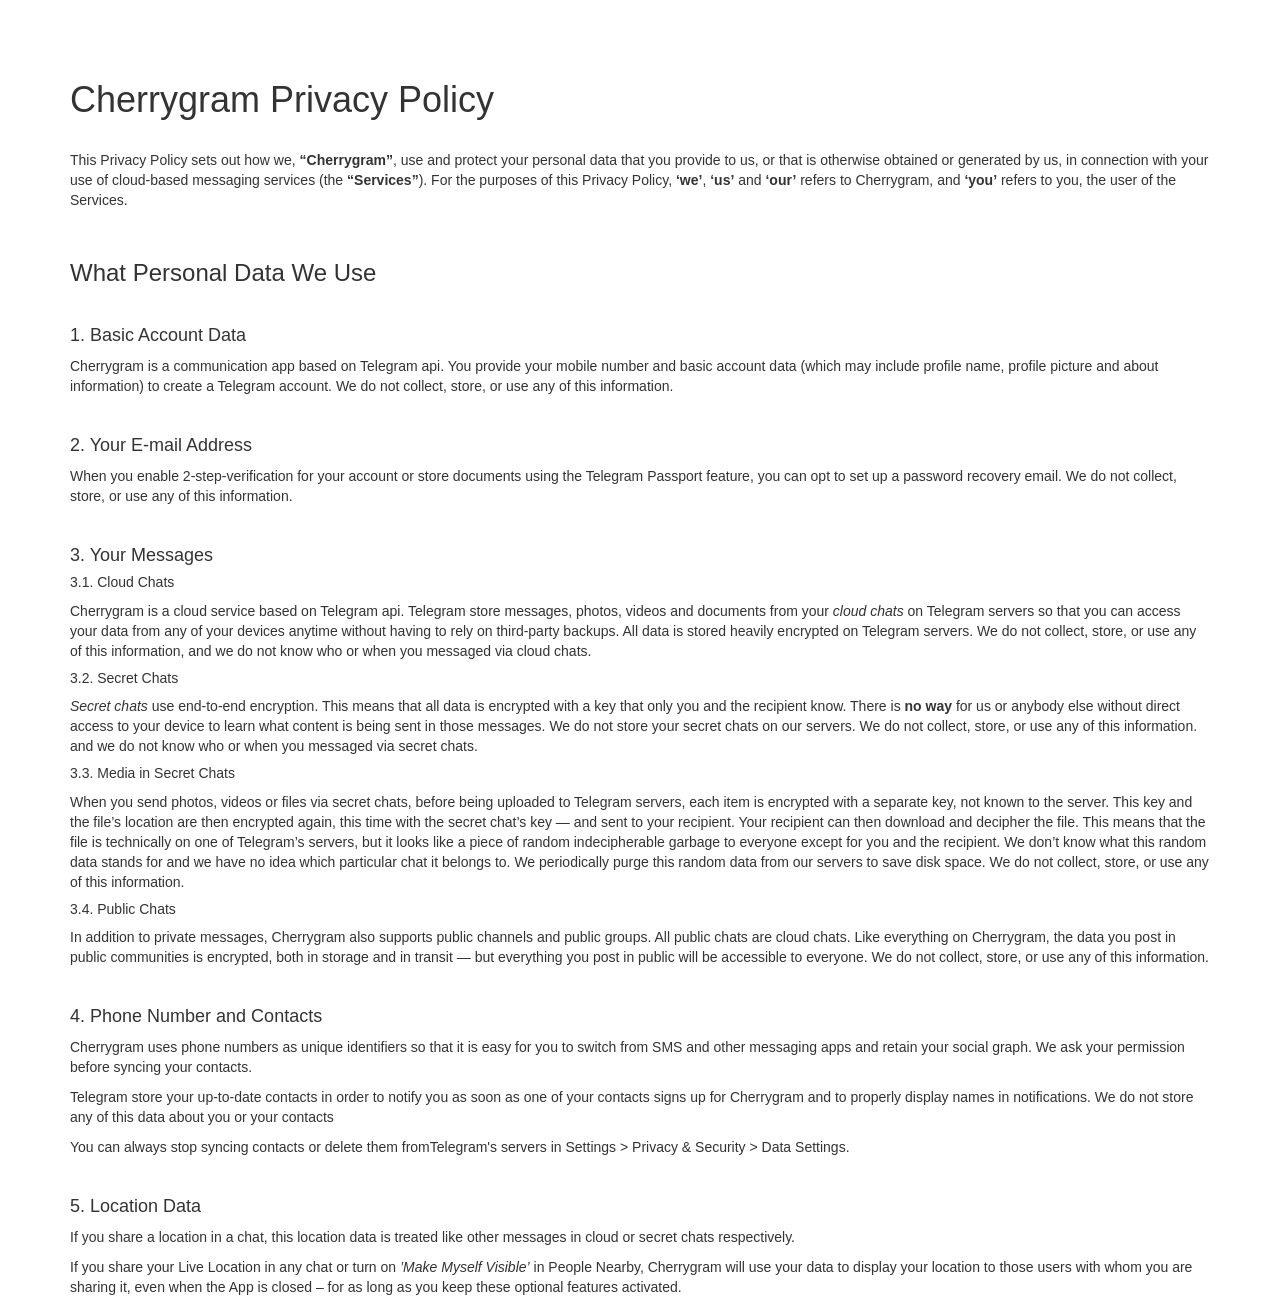
<file: privacy.html>
<!DOCTYPE HTML>
<head>

<title>Cherrygram Privacy Policy</title>
 <meta name="viewport" content="width=device-width, initial-scale=1">
  <link rel="stylesheet" type="text/css" href="../css/bootstrap.min.css">
  <script src="https://ajax.googleapis.com/ajax/libs/jquery/1.11.3/jquery.min.js"></script>
  <script src="https://maxcdn.bootstrapcdn.com/bootstrap/3.3.5/js/bootstrap.min.js"></script>

<script type="text/javascript" src="../js/scrolltopcontrol.js"></script>
<link rel="icon" href="images/logo_nav.png">
<link rel="apple-touch-icon" href="images/apple-touch-icon.png">
<link rel="apple-touch-icon" sizes="72x72" href="images/apple-touch-icon-72x72.png">
<link rel="apple-touch-icon" sizes="114x114" href="images/apple-touch-icon-114x114.png">
<link href='https://fonts.googleapis.com/css?family=Roboto' rel='stylesheet' type='text/css'>
<link rel="stylesheet" type="text/css" href="../css/bootstrap.css">
<script type="text/javascript" src="../js/bootstrap-filestyle.min.js"> </script>
<style>
      body {
        padding-top: 60px; /* 60px to make the container go all the way to the bottom of the topbar */
      }
 
</style>

<style>
.red {color:#00695C;}
.navbar-plus {background-color:#008080;border-color:#e7e7e7; height:20px;}

</style>

</head>
<body>
<div class="container">
    <h1 id="dev_page_title">Cherrygram Privacy Policy</h1>
    <br />
    <p>This Privacy Policy sets out how we, <strong>“Cherrygram”</strong>, use and protect your personal data that you provide to us, or that is otherwise obtained or generated by us, in connection with your use of cloud-based messaging services (the <strong>“Services”</strong>). For the purposes of this Privacy Policy, <strong>‘we’</strong>, <strong>‘us’</strong> and <strong>‘our’</strong> refers to Cherrygram, and <strong>‘you’</strong> refers to you, the user of the Services.</p>
    <br />

<h3><a class="anchor" name="3-what-personal-data-we-use" href="#3-what-personal-data-we-use"><i class="anchor-icon"></i></a> What Personal Data We Use</h3>
<br />

<h4><a class="anchor" name="3-1-basic-account-data" href="#3-1-basic-account-data">
  <i class="anchor-icon"></i></a>1. Basic Account Data</h4>
<p>Cherrygram is a communication app based on Telegram api. You provide your mobile number and basic account data (which may include profile name, profile picture and about information) to create a Telegram account. 
We do not collect, store, or use any of this information.</p>
<br />

<h4><a class="anchor" name="3-2-your-e-mail-address" href="#3-2-your-e-mail-address"><i class="anchor-icon"></i></a>2. Your E-mail Address</h4>
<p>When you enable 2-step-verification for your account or store documents using the Telegram Passport feature, you can opt to set up a password recovery email. We do not collect, store, or use any of this information.</p>
<br />

<h4><a class="anchor" name="3-3-your-messages" href="#3-3-your-messages"><i class="anchor-icon"></i></a>3. Your Messages</h4>

<h5><a class="anchor" name="3-3-1-cloud-chats" href="#3-3-1-cloud-chats"><i class="anchor-icon"></i></a>3.1. Cloud Chats</h5>

<p>Cherrygram is a cloud service based on Telegram api. Telegram store messages, photos, videos and documents from your <em>cloud chats</em> on Telegram servers so that you can access your data from any of your devices anytime without having to rely on third-party backups. All data is stored heavily encrypted on Telegram servers.
We do not collect, store, or use any of this information, and we do not know who or when you messaged via cloud chats.</p>

<h5><a class="anchor" name="3-3-2-secret-chats" href="#3-3-2-secret-chats"><i class="anchor-icon"></i></a>3.2. Secret Chats</h5>

<p><em>Secret chats</em> use end-to-end encryption. This means that all data is encrypted with a key that only you and the recipient know. There is <strong>no way</strong> for us or anybody else without direct access to your device to learn what content is being sent in those messages. We do not store your secret chats on our servers. 
We do not collect, store, or use any of this information. and we do not know who or when you messaged via secret chats.</p>

<h5><a class="anchor" name="3-3-3-media-in-secret-chats" href="#3-3-3-media-in-secret-chats"><i class="anchor-icon"></i></a>3.3. Media in Secret Chats</h5>
<p>When you send photos, videos or files via secret chats, before being uploaded to Telegram servers, each item is encrypted with a separate key, not known to the server. This key and the file’s location are then encrypted again, this time with the secret chat’s key — and sent to your recipient.  Your recipient can then download and decipher the file. This means that the file is technically on one of Telegram’s servers, but it looks like a piece of random indecipherable garbage to everyone except for you and the recipient. We don’t know what this random data stands for and we have no idea which particular chat it belongs to. We periodically purge this random data from our servers to save disk space. We do not collect, store, or use any of this information.</p>
<h5><a class="anchor" name="3-3-4-public-chats" href="#3-3-4-public-chats"><i class="anchor-icon"></i>

</a>3.4. Public Chats</h5>
<p>In addition to private messages, Cherrygram also supports public channels and public groups. All public chats are cloud chats. Like everything on Cherrygram, the data you post in public communities is encrypted, both in storage and in transit — but everything you post in public will be accessible to everyone. 
We do not collect, store, or use any of this information.</p>
<br />

<h4><a class="anchor" name="3-4-phone-number-and-contacts" href="#3-4-phone-number-and-contacts"><i class="anchor-icon"></i></a>4. Phone Number and Contacts</h4>
<p>Cherrygram uses phone numbers as unique identifiers so that it is easy for you to switch from SMS and other messaging apps and retain your social graph. We ask your permission before syncing your contacts.</p>
<p>Telegram store your up-to-date contacts in order to notify you as soon as one of your contacts signs up for Cherrygram and to properly display names in notifications. 
We do not store any of this data about you or your contacts</p>

<p>You can always stop syncing contacts or delete them fromTelegram's servers in Settings &gt; Privacy &amp; Security &gt; Data Settings.</p>
<br />

<h4><a class="anchor" name="3-5-location-data" href="#3-5-location-data"><i class="anchor-icon"></i></a>5. Location Data</h4>

<p>If you share a location in a chat, this location data is treated like other messages in cloud or secret chats respectively.</p>
<p>If you share your Live Location in any chat or turn on <em>’Make Myself Visible’</em> in People Nearby, Cherrygram will use your data to display your location to those users with whom you are sharing it, even when the App is closed – for as long as you keep these optional features activated.</p>

</body> 
</html>
</file>
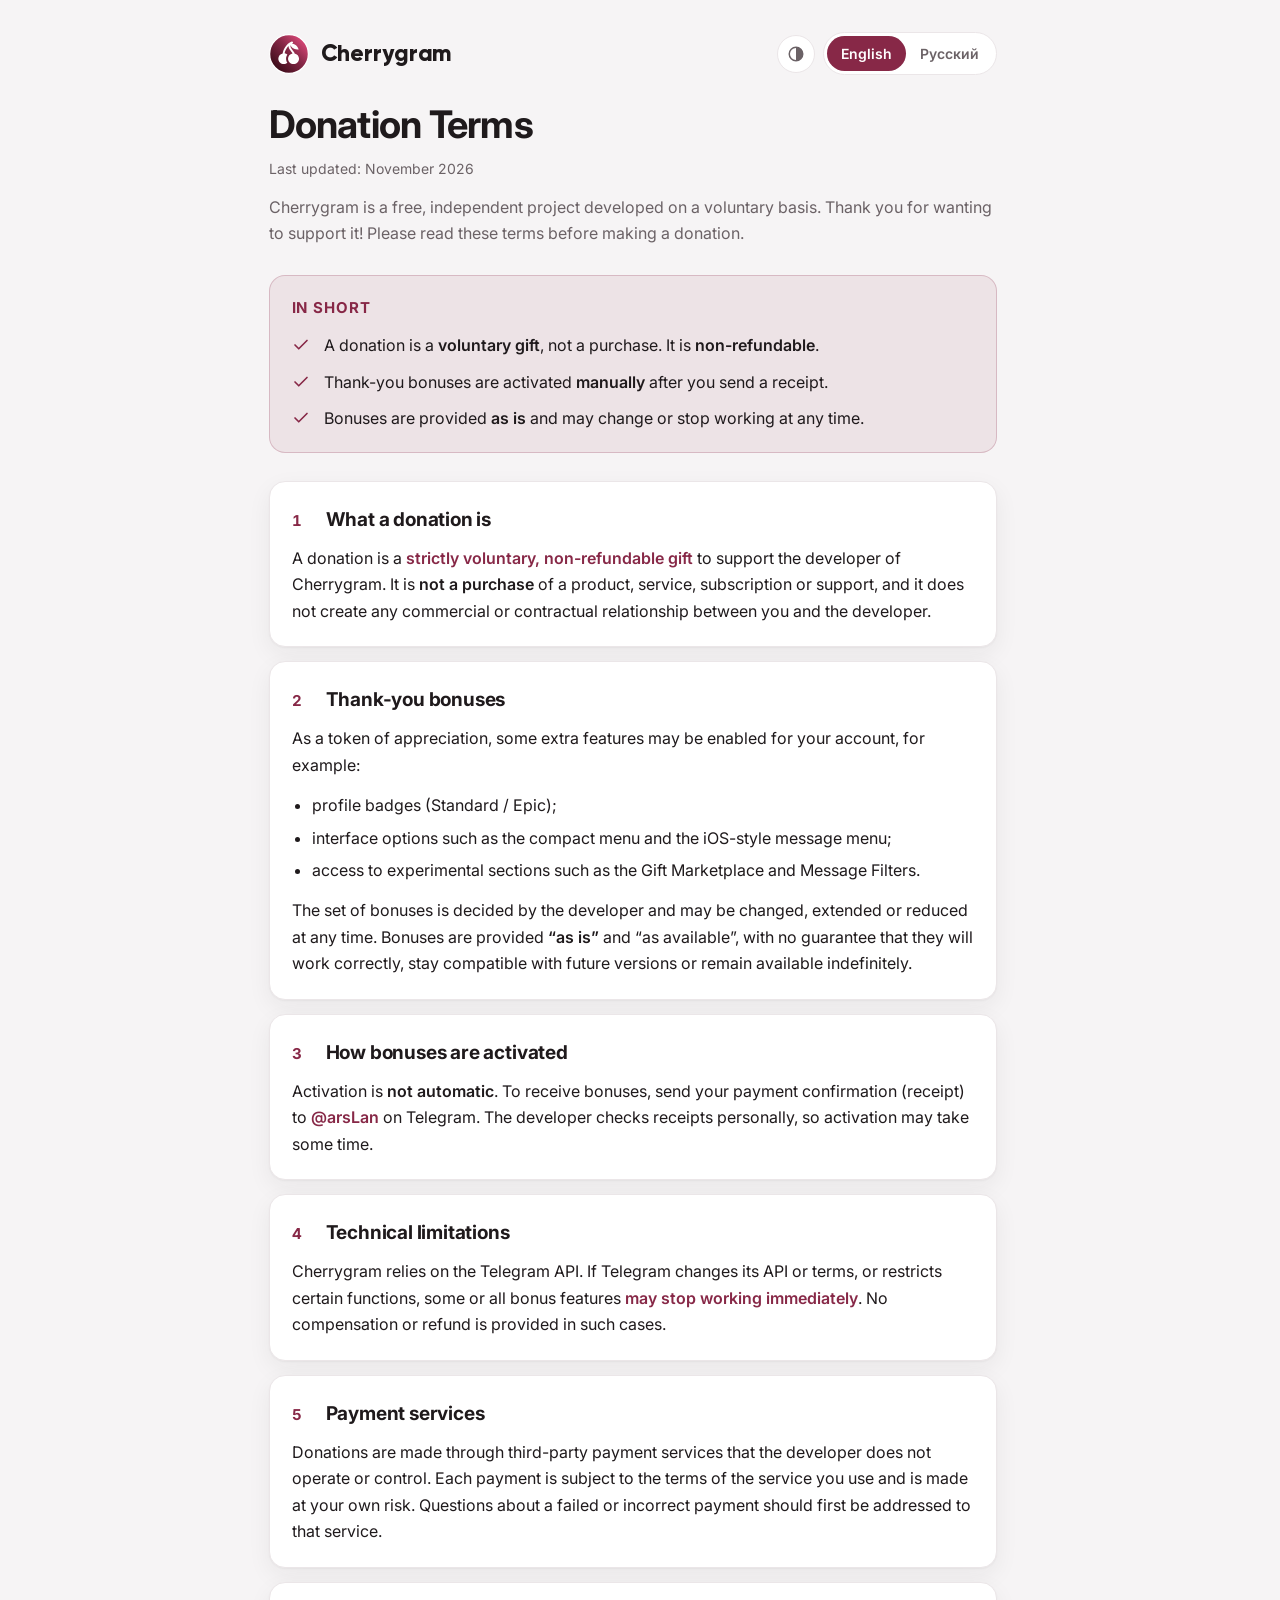
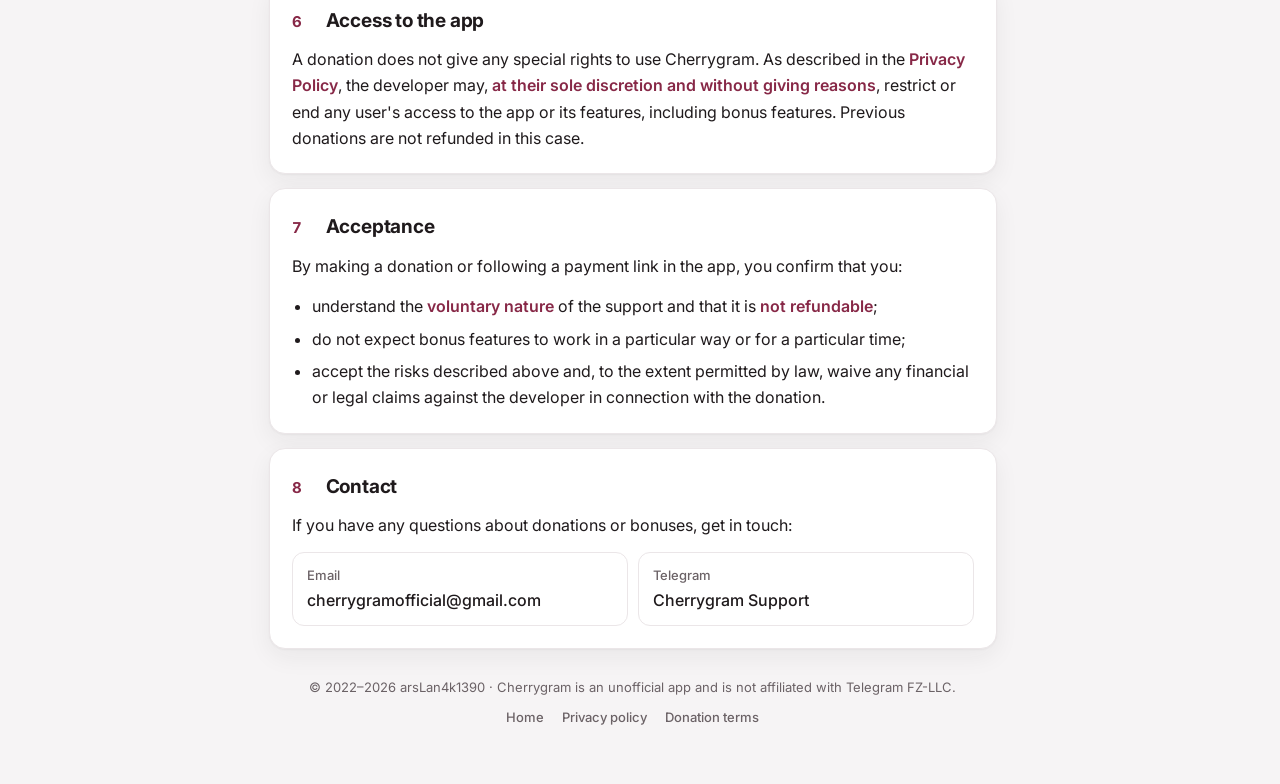
<file: cherrygram/donation-terms.html>
<!DOCTYPE html>
<html lang="en">
<head>
<meta charset="utf-8">
<meta name="viewport" content="width=device-width, initial-scale=1">
<meta name="color-scheme" content="light dark">
<link rel="icon" type="image/svg+xml" href="data:image/svg+xml,%3Csvg%20width%3D%22640%22%20height%3D%22640%22%20viewBox%3D%220%200%20640%20640%22%20fill%3D%22none%22%20xmlns%3D%22http%3A//www.w3.org/2000/svg%22%3E%20%3Crect%20x%3D%2210%22%20y%3D%2210%22%20width%3D%22620%22%20height%3D%22620%22%20rx%3D%22310%22%20fill%3D%22url%28%23paint0_linear_491_23%29%22/%3E%20%3Crect%20x%3D%2210%22%20y%3D%2210%22%20width%3D%22620%22%20height%3D%22620%22%20rx%3D%22310%22%20stroke%3D%22white%22%20stroke-width%3D%2220%22/%3E%20%3Cpath%20d%3D%22M383.323%20127.493C386.815%20134.41%20384.44%20142.785%20377.801%20146.963C373.574%20149.623%20369.834%20152.233%20366.529%20154.789C405.644%20156.688%20451.546%20172.465%20475.197%20246.991C393.397%20254.55%20361.271%20217.003%20344.844%20181.58C343.745%20184.75%20343.19%20187.771%20343.002%20190.632C342.13%20203.923%20348.677%20218.798%20360.499%20236.478C365.873%20244.516%20371.896%20252.518%20378.143%20260.817L379.523%20262.651C386.133%20271.438%20392.978%20280.61%20398.766%20289.741C402.809%20296.118%20406.721%20303.047%20409.709%20310.361C450.216%20318.1%20480.781%20352.949%20480.781%20394.77C480.781%20442.272%20441.345%20480.781%20392.697%20480.781C344.049%20480.781%20304.613%20442.272%20304.613%20394.77C304.613%20353.111%20334.942%20318.37%20375.215%20310.452C374.326%20308.925%20373.365%20307.348%20372.333%20305.719C367.287%20297.76%20361.155%20289.512%20354.468%20280.622L352.991%20278.661C346.854%20270.51%20340.335%20261.85%20334.467%20253.074C322.838%20235.682%20311.869%20215.189%20311.837%20193.102C301.707%20204.276%20292.418%20216.728%20284.179%20229.828C266.513%20257.916%20254.87%20287.06%20250.081%20309.663C266.62%20312.019%20281.668%20318.863%20293.887%20328.889C294.088%20329.054%20294.127%20329.346%20293.979%20329.56C281.067%20348.161%20273.524%20370.605%20273.524%20394.77C273.524%20418.934%20281.067%20441.378%20293.979%20459.979C294.127%20460.193%20294.088%20460.485%20293.887%20460.65C278.575%20473.214%20258.819%20480.781%20237.254%20480.781C188.607%20480.781%20149.17%20442.272%20149.17%20394.77C149.17%20353.631%20178.747%20319.238%20218.27%20310.761C223.03%20282.071%20237.237%20246.456%20257.688%20213.941C282.73%20174.126%20319.229%20135.606%20364.144%20119.913C371.58%20117.315%20379.83%20120.575%20383.323%20127.493Z%22%20fill%3D%22white%22/%3E%20%3Cdefs%3E%20%3ClinearGradient%20id%3D%22paint0_linear_491_23%22%20x1%3D%22640%22%20y1%3D%220%22%20x2%3D%220%22%20y2%3D%22640%22%20gradientUnits%3D%22userSpaceOnUse%22%3E%20%3Cstop%20offset%3D%220.09375%22%20stop-color%3D%22%23E64C7F%22/%3E%20%3Cstop%20offset%3D%220.447917%22%20stop-color%3D%22%23872847%22/%3E%20%3Cstop%20offset%3D%220.833333%22%20stop-color%3D%22%233F0D1B%22/%3E%20%3C/linearGradient%3E%20%3C/defs%3E%20%3C/svg%3E">
<title>Cherrygram Donation Terms</title>
<link rel="preconnect" href="https://fonts.googleapis.com">
<link rel="preconnect" href="https://fonts.gstatic.com" crossorigin>
<link href="https://fonts.googleapis.com/css2?family=Inter:wght@400;500;600;700&display=swap" rel="stylesheet">
<script>
(function () {
  var p = 'system';
  try { var s = localStorage.getItem('cg_theme'); if (s === 'light' || s === 'dark') p = s; } catch (e) {}
  var d = document.documentElement;
  d.setAttribute('data-theme-pref', p);
  if (p !== 'system') d.setAttribute('data-theme', p);
})();
</script>
<style>
  @font-face {
    font-family: 'Gilroy CG';
    font-weight: 800;
    font-display: swap;
    src: url([data-uri]) format('woff2');
  }
  :root {
    --cherry: #872847;
    --cherry-soft: rgba(135, 40, 71, 0.08);
    --cherry-line: rgba(135, 40, 71, 0.22);
    --bg: #f6f4f5;
    --card: #ffffff;
    --text: #1f1a1c;
    --muted: #6b6266;
    --line: #ebe6e8;
    --shadow: 0 1px 2px rgba(31, 26, 28, 0.04), 0 8px 24px rgba(31, 26, 28, 0.06);
  }
  :root { color-scheme: light; }
  @media (prefers-color-scheme: dark) {
    :root:not([data-theme="light"]) {
      color-scheme: dark;
      --cherry: #e0789a;
      --cherry-soft: rgba(224, 120, 154, 0.10);
      --cherry-line: rgba(224, 120, 154, 0.28);
      --bg: #141112;
      --card: #1e1a1c;
      --text: #f1ecee;
      --muted: #a89ea2;
      --line: #2e282b;
      --shadow: none;
    }
  }
  :root[data-theme="dark"] {
    color-scheme: dark;
    --cherry: #e0789a;
    --cherry-soft: rgba(224, 120, 154, 0.10);
    --cherry-line: rgba(224, 120, 154, 0.28);
    --bg: #141112;
    --card: #1e1a1c;
    --text: #f1ecee;
    --muted: #a89ea2;
    --line: #2e282b;
    --shadow: none;
  }
  * { box-sizing: border-box; }
  html { -webkit-text-size-adjust: 100%; }
  body {
    margin: 0;
    background: var(--bg);
    color: var(--text);
    font: 16px/1.65 'Inter', -apple-system, BlinkMacSystemFont, 'Segoe UI', Roboto, sans-serif;
  }
  .wrap { max-width: 760px; margin: 0 auto; padding: 32px 16px 56px; }

  .top { display: flex; align-items: center; justify-content: space-between; gap: 12px; margin-bottom: 28px; }
  .brand { display: flex; align-items: center; gap: 10px; font-family: 'Gilroy CG', 'Inter', sans-serif; font-weight: 800; font-size: 19px; letter-spacing: -0.005em; }
  .brand-logo { width: 32px; height: 32px; flex: none; display: block; }
  @media (min-width: 720px) {
    .brand { font-size: 23px; gap: 12px; }
    .brand-logo { width: 40px; height: 40px; }
  }

  .lang { display: inline-flex; background: var(--card); border: 1px solid var(--line); border-radius: 999px; padding: 3px; }
  .lang button {
    border: 0; background: transparent; color: var(--muted); font: inherit; font-size: 14px; font-weight: 600;
    padding: 6px 14px; border-radius: 999px; cursor: pointer;
  }
  .lang button[aria-pressed="true"] { background: var(--cherry); color: #fff; }

  header.hero { margin-bottom: 24px; }
  h1 { font-size: clamp(28px, 6vw, 38px); line-height: 1.15; letter-spacing: -0.02em; margin: 0 0 10px; }
  .updated { color: var(--muted); font-size: 14px; margin: 0; }
  .lead { color: var(--muted); margin: 14px 0 0; }

  .summary {
    background: var(--cherry-soft); border: 1px solid var(--cherry-line); border-radius: 16px;
    padding: 20px 22px; margin: 28px 0;
  }
  .summary h2 { font-size: 15px; text-transform: uppercase; letter-spacing: 0.06em; color: var(--cherry); margin: 0 0 12px; }
  .summary ul { margin: 0; padding: 0; list-style: none; display: grid; gap: 10px; }
  .summary li { display: grid; grid-template-columns: 22px 1fr; gap: 10px; align-items: start; }
  .summary li svg { width: 18px; height: 18px; margin-top: 4px; stroke: var(--cherry); fill: none; stroke-width: 2.2; stroke-linecap: round; stroke-linejoin: round; }

  section.card {
    background: var(--card); border: 1px solid var(--line); border-radius: 16px; box-shadow: var(--shadow);
    padding: 22px 22px 8px; margin-bottom: 14px;
  }
  section.card h2 { display: flex; align-items: baseline; gap: 12px; font-size: 19px; letter-spacing: -0.01em; margin: 0 0 10px; }
  .num { color: var(--cherry); font-variant-numeric: tabular-nums; font-size: 15px; font-weight: 700; min-width: 22px; }
  section.card p, section.card ul { margin: 0 0 14px; }
  section.card ul { padding-left: 20px; }
  section.card li { margin-bottom: 6px; }
  h3 { font-size: 15px; margin: 16px 0 6px; }
  strong { font-weight: 600; }
  .accent { color: var(--cherry); font-weight: 600; }
  a { color: var(--cherry); font-weight: 600; text-decoration: none; }
  a:hover { text-decoration: underline; }

  .note {
    border-left: 3px solid var(--cherry); background: var(--cherry-soft); border-radius: 0 10px 10px 0;
    padding: 10px 14px; margin: 0 0 14px; font-size: 15px;
  }
  dl.data { display: grid; grid-template-columns: max-content 1fr; gap: 8px 16px; margin: 0 0 14px; }
  dl.data dt { font-weight: 600; }
  dl.data dd { margin: 0; color: var(--muted); }
  @media (max-width: 520px) {
    dl.data { grid-template-columns: 1fr; gap: 2px; }
    dl.data dd { margin-bottom: 8px; }
    section.card, .summary { padding-left: 18px; padding-right: 18px; }
  }

  .contact { display: grid; grid-template-columns: 1fr 1fr; gap: 10px; margin: 4px 0 14px; }
  .contact a {
    display: block; border: 1px solid var(--line); border-radius: 12px; padding: 12px 14px; color: var(--text); font-weight: 500;
  }
  .contact a:hover { border-color: var(--cherry-line); text-decoration: none; background: var(--cherry-soft); }
  .contact small { display: block; color: var(--muted); font-size: 13px; font-weight: 500; }
  @media (max-width: 520px) { .contact { grid-template-columns: 1fr; } }

  footer { color: var(--muted); font-size: 13px; text-align: center; margin-top: 28px; }

  [data-l="ru"] { display: none; }
  body.ru [data-l="en"] { display: none; }
  body.ru [data-l="ru"] { display: block; }
  body.ru span[data-l="ru"] { display: inline; }

  html { scrollbar-gutter: stable; }
  .controls { display: flex; align-items: center; gap: 8px; }
  .theme-wrap { position: relative; }
  .theme {
    width: 38px; height: 38px; flex: none; display: grid; place-items: center; cursor: pointer; padding: 0;
    background: var(--card); border: 1px solid var(--line); border-radius: 999px; color: var(--muted);
  }
  .theme:hover, .theme[aria-expanded="true"] { color: var(--cherry); border-color: var(--cherry-line); }
  .theme svg, .theme-menu svg { width: 18px; height: 18px; stroke: currentColor; fill: none; stroke-width: 2; stroke-linecap: round; stroke-linejoin: round; }
  .theme svg .fill, .theme-menu svg .fill { fill: currentColor; stroke: none; }
  .theme .ic { display: none; }
  html[data-theme-pref="system"] .theme .ic-system,
  html[data-theme-pref="light"] .theme .ic-light,
  html[data-theme-pref="dark"] .theme .ic-dark { display: grid; }
  .theme-menu {
    position: absolute; top: calc(100% + 8px); right: 0; z-index: 10; min-width: 196px; padding: 6px; margin: 0; list-style: none;
    background: var(--card); border: 1px solid var(--line); border-radius: 14px;
    box-shadow: 0 10px 30px rgba(0, 0, 0, 0.14), 0 2px 6px rgba(0, 0, 0, 0.06);
    opacity: 0; transform: translateY(-4px) scale(0.98); transform-origin: top right; pointer-events: none;
    transition: opacity .14s ease, transform .14s ease;
  }
  .theme-menu.open { opacity: 1; transform: none; pointer-events: auto; }
  @media (max-width: 420px) { .theme-menu { right: auto; left: 50%; transform: translate(-50%, -4px) scale(0.98); transform-origin: top center; } .theme-menu.open { transform: translate(-50%, 0); } }
  .theme-menu button {
    width: 100%; display: grid; grid-template-columns: 18px 1fr 16px; align-items: center; gap: 10px; text-align: left;
    background: transparent; border: 0; border-radius: 9px; padding: 9px 10px; cursor: pointer;
    font: inherit; font-size: 14px; font-weight: 500; color: var(--text);
  }
  .theme-menu button:hover, .theme-menu button:focus-visible { background: var(--cherry-soft); outline: none; }
  .theme-menu button .chk { opacity: 0; color: var(--cherry); }
  .theme-menu button[aria-checked="true"] { color: var(--cherry); font-weight: 600; }
  .theme-menu button[aria-checked="true"] .chk { opacity: 1; }
  .theme-menu svg.chk { width: 16px; height: 16px; stroke-width: 2.6; }
  @media (prefers-reduced-motion: reduce) { .theme-menu { transition: none; } }
  .lang .ls { display: none; }
  @media (max-width: 420px) { .lang .lf { display: none; } .lang .ls { display: inline; } .lang button { padding: 6px 12px; } }

  a.brand { color: var(--text); text-decoration: none; }
  a.brand:hover { text-decoration: none; }
  footer .foot-links { display: flex; flex-wrap: wrap; justify-content: center; gap: 6px 18px; margin-top: 8px; }
  footer .foot-links a { color: var(--muted); font-weight: 500; }
  footer .foot-links a:hover { color: var(--cherry); }
</style>
</head>
<body>
<div class="wrap">

  <div class="top">
    <a class="brand" href="./">
      <svg class="brand-logo" aria-hidden="true" width="32" height="32" viewBox="0 0 640 640" fill="none" xmlns="http://www.w3.org/2000/svg"> <rect x="10" y="10" width="620" height="620" rx="310" fill="url(#cgLogoGrad)"/> <rect x="10" y="10" width="620" height="620" rx="310" stroke="white" stroke-width="20"/> <path d="M383.323 127.493C386.815 134.41 384.44 142.785 377.801 146.963C373.574 149.623 369.834 152.233 366.529 154.789C405.644 156.688 451.546 172.465 475.197 246.991C393.397 254.55 361.271 217.003 344.844 181.58C343.745 184.75 343.19 187.771 343.002 190.632C342.13 203.923 348.677 218.798 360.499 236.478C365.873 244.516 371.896 252.518 378.143 260.817L379.523 262.651C386.133 271.438 392.978 280.61 398.766 289.741C402.809 296.118 406.721 303.047 409.709 310.361C450.216 318.1 480.781 352.949 480.781 394.77C480.781 442.272 441.345 480.781 392.697 480.781C344.049 480.781 304.613 442.272 304.613 394.77C304.613 353.111 334.942 318.37 375.215 310.452C374.326 308.925 373.365 307.348 372.333 305.719C367.287 297.76 361.155 289.512 354.468 280.622L352.991 278.661C346.854 270.51 340.335 261.85 334.467 253.074C322.838 235.682 311.869 215.189 311.837 193.102C301.707 204.276 292.418 216.728 284.179 229.828C266.513 257.916 254.87 287.06 250.081 309.663C266.62 312.019 281.668 318.863 293.887 328.889C294.088 329.054 294.127 329.346 293.979 329.56C281.067 348.161 273.524 370.605 273.524 394.77C273.524 418.934 281.067 441.378 293.979 459.979C294.127 460.193 294.088 460.485 293.887 460.65C278.575 473.214 258.819 480.781 237.254 480.781C188.607 480.781 149.17 442.272 149.17 394.77C149.17 353.631 178.747 319.238 218.27 310.761C223.03 282.071 237.237 246.456 257.688 213.941C282.73 174.126 319.229 135.606 364.144 119.913C371.58 117.315 379.83 120.575 383.323 127.493Z" fill="white"/> <defs> <linearGradient id="cgLogoGrad" x1="640" y1="0" x2="0" y2="640" gradientUnits="userSpaceOnUse"> <stop offset="0.09375" stop-color="#E64C7F"/> <stop offset="0.447917" stop-color="#872847"/> <stop offset="0.833333" stop-color="#3F0D1B"/> </linearGradient> </defs> </svg>
      Cherrygram
    </a>
    <div class="controls">
      <div class="theme-wrap">
        <button type="button" class="theme" id="themeBtn" aria-haspopup="menu" aria-expanded="false" aria-controls="themeMenu">
          <span class="ic ic-system"><svg viewBox="0 0 24 24"><circle cx="12" cy="12" r="9"/><path d="M12 3a9 9 0 0 1 0 18z" class="fill"/></svg></span>
          <span class="ic ic-light"><svg viewBox="0 0 24 24"><circle cx="12" cy="12" r="4"/><path d="M12 2v2M12 20v2M4.9 4.9l1.4 1.4M17.7 17.7l1.4 1.4M2 12h2M20 12h2M4.9 19.1l1.4-1.4M17.7 6.3l1.4-1.4"/></svg></span>
          <span class="ic ic-dark"><svg viewBox="0 0 24 24"><path d="M21 12.8A9 9 0 1 1 11.2 3a7 7 0 0 0 9.8 9.8z"/></svg></span>
        </button>
        <ul class="theme-menu" id="themeMenu" role="menu">
          <li><button type="button" role="menuitemradio" data-theme-set="system" aria-checked="false"><svg viewBox="0 0 24 24"><circle cx="12" cy="12" r="9"/><path d="M12 3a9 9 0 0 1 0 18z" class="fill"/></svg><span><span data-l="en">System</span><span data-l="ru">Как в системе</span></span><svg class="chk" viewBox="0 0 24 24"><path d="M20 6 9 17l-5-5"/></svg></button></li>
          <li><button type="button" role="menuitemradio" data-theme-set="light" aria-checked="false"><svg viewBox="0 0 24 24"><circle cx="12" cy="12" r="4"/><path d="M12 2v2M12 20v2M4.9 4.9l1.4 1.4M17.7 17.7l1.4 1.4M2 12h2M20 12h2M4.9 19.1l1.4-1.4M17.7 6.3l1.4-1.4"/></svg><span><span data-l="en">Light</span><span data-l="ru">Светлая</span></span><svg class="chk" viewBox="0 0 24 24"><path d="M20 6 9 17l-5-5"/></svg></button></li>
          <li><button type="button" role="menuitemradio" data-theme-set="dark" aria-checked="false"><svg viewBox="0 0 24 24"><path d="M21 12.8A9 9 0 1 1 11.2 3a7 7 0 0 0 9.8 9.8z"/></svg><span><span data-l="en">Dark</span><span data-l="ru">Тёмная</span></span><svg class="chk" viewBox="0 0 24 24"><path d="M20 6 9 17l-5-5"/></svg></button></li>
        </ul>
      </div>
      <div class="lang" role="group" aria-label="Language">
        <button type="button" data-set="en" aria-pressed="true"><span class="lf">English</span><span class="ls">EN</span></button>
        <button type="button" data-set="ru" aria-pressed="false"><span class="lf">Русский</span><span class="ls">RU</span></button>
      </div>
    </div>
  </div>

  <!-- ================= ENGLISH ================= -->
  <main data-l="en">
    <header class="hero">
      <h1>Donation Terms</h1>
      <p class="updated">Last updated: November 2026</p>
      <p class="lead">Cherrygram is a free, independent project developed on a voluntary basis. Thank you for wanting to support it! Please read these terms before making a donation.</p>
    </header>

    <div class="summary">
      <h2>In short</h2>
      <ul>
        <li><svg viewBox="0 0 24 24"><path d="M20 6 9 17l-5-5"/></svg><span>A donation is a <strong>voluntary gift</strong>, not a purchase. It is <strong>non-refundable</strong>.</span></li>
        <li><svg viewBox="0 0 24 24"><path d="M20 6 9 17l-5-5"/></svg><span>Thank-you bonuses are activated <strong>manually</strong> after you send a receipt.</span></li>
        <li><svg viewBox="0 0 24 24"><path d="M20 6 9 17l-5-5"/></svg><span>Bonuses are provided <strong>as is</strong> and may change or stop working at any time.</span></li>
      </ul>
    </div>

    <section class="card">
      <h2><span class="num">1</span>What a donation is</h2>
      <p>A donation is a <span class="accent">strictly voluntary, non-refundable gift</span> to support the developer of Cherrygram. It is <strong>not a purchase</strong> of a product, service, subscription or support, and it does not create any commercial or contractual relationship between you and the developer.</p>
    </section>

    <section class="card">
      <h2><span class="num">2</span>Thank-you bonuses</h2>
      <p>As a token of appreciation, some extra features may be enabled for your account, for example:</p>
      <ul>
        <li>profile badges (Standard / Epic);</li>
        <li>interface options such as the compact menu and the iOS-style message menu;</li>
        <li>access to experimental sections such as the Gift Marketplace and Message Filters.</li>
      </ul>
      <p>The set of bonuses is decided by the developer and may be changed, extended or reduced at any time. Bonuses are provided <strong>“as is”</strong> and “as available”, with no guarantee that they will work correctly, stay compatible with future versions or remain available indefinitely.</p>
    </section>

    <section class="card">
      <h2><span class="num">3</span>How bonuses are activated</h2>
      <p>Activation is <strong>not automatic</strong>. To receive bonuses, send your payment confirmation (receipt) to <a href="https://t.me/arsLan" target="_blank" rel="noopener">@arsLan</a> on Telegram. The developer checks receipts personally, so activation may take some time.</p>
    </section>

    <section class="card">
      <h2><span class="num">4</span>Technical limitations</h2>
      <p>Cherrygram relies on the Telegram API. If Telegram changes its API or terms, or restricts certain functions, some or all bonus features <span class="accent">may stop working immediately</span>. No compensation or refund is provided in such cases.</p>
    </section>

    <section class="card">
      <h2><span class="num">5</span>Payment services</h2>
      <p>Donations are made through third-party payment services that the developer does not operate or control. Each payment is subject to the terms of the service you use and is made at your own risk. Questions about a failed or incorrect payment should first be addressed to that service.</p>
    </section>

    <section class="card">
      <h2><span class="num">6</span>Access to the app</h2>
      <p>A donation does not give any special rights to use Cherrygram. As described in the <a href="privacy.html">Privacy Policy</a>, the developer may, <span class="accent">at their sole discretion and without giving reasons</span>, restrict or end any user's access to the app or its features, including bonus features. Previous donations are not refunded in this case.</p>
    </section>

    <section class="card">
      <h2><span class="num">7</span>Acceptance</h2>
      <p>By making a donation or following a payment link in the app, you confirm that you:</p>
      <ul>
        <li>understand the <span class="accent">voluntary nature</span> of the support and that it is <span class="accent">not refundable</span>;</li>
        <li>do not expect bonus features to work in a particular way or for a particular time;</li>
        <li>accept the risks described above and, to the extent permitted by law, waive any financial or legal claims against the developer in connection with the donation.</li>
      </ul>
    </section>

    <section class="card">
      <h2><span class="num">8</span>Contact</h2>
      <p>If you have any questions about donations or bonuses, get in touch:</p>
      <div class="contact">
        <a href="mailto:cherrygramofficial@gmail.com"><small>Email</small>cherrygramofficial@gmail.com</a>
        <a href="https://t.me/CherrygramSupport" target="_blank" rel="noopener"><small>Telegram</small>Cherrygram Support</a>
      </div>
    </section>
  </main>

  <!-- ================= RUSSIAN ================= -->
  <main data-l="ru">
    <header class="hero">
      <h1>Условия поддержки</h1>
      <p class="updated">Последнее обновление: ноябрь 2026</p>
      <p class="lead">Cherrygram — бесплатный независимый проект, который разрабатывается на добровольной основе. Спасибо, что хотите его поддержать! Пожалуйста, ознакомьтесь с условиями перед донатом.</p>
    </header>

    <div class="summary">
      <h2>Коротко</h2>
      <ul>
        <li><svg viewBox="0 0 24 24"><path d="M20 6 9 17l-5-5"/></svg><span>Донат — это <strong>добровольный подарок</strong>, а не покупка. Он <strong>не возвращается</strong>.</span></li>
        <li><svg viewBox="0 0 24 24"><path d="M20 6 9 17l-5-5"/></svg><span>Бонусы активируются <strong>вручную</strong> после отправки чека.</span></li>
        <li><svg viewBox="0 0 24 24"><path d="M20 6 9 17l-5-5"/></svg><span>Бонусы предоставляются <strong>«как есть»</strong> и могут измениться или перестать работать в любой момент.</span></li>
      </ul>
    </div>

    <section class="card">
      <h2><span class="num">1</span>Что такое донат</h2>
      <p>Донат — это <span class="accent">добровольное безвозвратное пожертвование</span> в поддержку разработчика Cherrygram. Он <strong>не является покупкой</strong> товара, услуги, подписки или поддержки и не создаёт коммерческих или договорных обязательств между вами и разработчиком.</p>
    </section>

    <section class="card">
      <h2><span class="num">2</span>Благодарственные бонусы</h2>
      <p>В знак признательности для вашего аккаунта могут быть включены дополнительные функции, например:</p>
      <ul>
        <li>значки в профиле (Обычный / Эпический);</li>
        <li>варианты интерфейса — компактное меню и меню сообщений в стиле iOS;</li>
        <li>доступ к экспериментальным разделам — «Маркетплейс подарков» и «Фильтр сообщений».</li>
      </ul>
      <p>Набор бонусов определяет разработчик, и он может быть изменён, расширен или сокращён в любой момент. Бонусы предоставляются <strong>«как есть»</strong> и «по мере доступности», без гарантий их корректной работы, совместимости с будущими версиями или постоянного наличия.</p>
    </section>

    <section class="card">
      <h2><span class="num">3</span>Как активируются бонусы</h2>
      <p>Активация <strong>не происходит автоматически</strong>. Чтобы получить бонусы, отправьте подтверждение платежа (чек) пользователю <a href="https://t.me/arsLan" target="_blank" rel="noopener">@arsLan</a> в Telegram. Разработчик проверяет чеки лично, поэтому активация может занять некоторое время.</p>
    </section>

    <section class="card">
      <h2><span class="num">4</span>Технические ограничения</h2>
      <p>Cherrygram работает на базе Telegram API. Если Telegram изменит API или правила либо ограничит какие-то функции, часть бонусов или все они <span class="accent">могут сразу перестать работать</span>. Компенсация и возврат средств в таких случаях не предусмотрены.</p>
    </section>

    <section class="card">
      <h2><span class="num">5</span>Платёжные сервисы</h2>
      <p>Донаты проходят через сторонние платёжные сервисы, которыми разработчик не управляет и которые не контролирует. Каждый платёж подчиняется правилам выбранного сервиса и совершается на ваш страх и риск. С вопросами о неудачном или ошибочном платеже в первую очередь обращайтесь в этот сервис.</p>
    </section>

    <section class="card">
      <h2><span class="num">6</span>Доступ к приложению</h2>
      <p>Донат не даёт особых прав на использование Cherrygram. Как указано в <a href="privacy.html">Политике конфиденциальности</a>, разработчик может <span class="accent">по своему усмотрению и без объяснения причин</span> ограничить или прекратить доступ любого пользователя к приложению или его функциям, включая бонусы. Сделанные ранее донаты в этом случае не возвращаются.</p>
    </section>

    <section class="card">
      <h2><span class="num">7</span>Согласие</h2>
      <p>Совершая донат или переходя по платёжной ссылке в приложении, вы подтверждаете, что:</p>
      <ul>
        <li>понимаете <span class="accent">добровольный характер</span> поддержки и то, что она <span class="accent">не возвращается</span>;</li>
        <li>не рассчитываете на определённую работу бонусов или срок их действия;</li>
        <li>принимаете описанные выше риски и в пределах, допускаемых законом, отказываетесь от финансовых и юридических претензий к разработчику, связанных с донатом.</li>
      </ul>
    </section>

    <section class="card">
      <h2><span class="num">8</span>Связаться с нами</h2>
      <p>Если у вас есть вопросы о донатах или бонусах, напишите нам:</p>
      <div class="contact">
        <a href="mailto:cherrygramofficial@gmail.com"><small>Email</small>cherrygramofficial@gmail.com</a>
        <a href="https://t.me/CherrygramSupport" target="_blank" rel="noopener"><small>Telegram</small>Cherrygram Support</a>
      </div>
    </section>
  </main>

  <footer>
    <div>© 2022–2026 arsLan4k1390 · <span data-l="en">Cherrygram is an unofficial app and is not affiliated with Telegram FZ-LLC.</span><span data-l="ru">Cherrygram — неофициальное приложение и не связано с Telegram FZ-LLC.</span></div>
    <nav class="foot-links" aria-label="Site">
      <a href="./"><span data-l="en">Home</span><span data-l="ru">Главная</span></a>
      <a href="privacy.html"><span data-l="en">Privacy policy</span><span data-l="ru">Политика конфиденциальности</span></a>
      <a href="donation-terms.html"><span data-l="en">Donation terms</span><span data-l="ru">Условия доната</span></a>
    </nav>
  </footer>
</div>

<script>
(function () {
  var TITLES = { en: 'Cherrygram Donation Terms', ru: 'Условия поддержки Cherrygram' };
  function pick() {
    var q = new URLSearchParams(location.search).get('lang');
    if (q === 'en' || q === 'ru') return q;
    try { var s = localStorage.getItem('cg_lang'); if (s === 'en' || s === 'ru') return s; } catch (e) {}
    var n = (navigator.languages && navigator.languages[0]) || navigator.language || 'en';
    return /^(ru|uk|be|kk|uz)/i.test(n) ? 'ru' : 'en';
  }
  function apply(lang, save) {
    document.body.classList.toggle('ru', lang === 'ru');
    document.documentElement.lang = lang;
    document.title = TITLES[lang];
    document.querySelectorAll('.lang button').forEach(function (b) {
      b.setAttribute('aria-pressed', String(b.dataset.set === lang));
    });
    if (save) { try { localStorage.setItem('cg_lang', lang); } catch (e) {} }
  }
  document.querySelectorAll('.lang button').forEach(function (b) {
    b.addEventListener('click', function () { apply(b.dataset.set, true); });
  });
  apply(pick(), false);
})();
</script>
<script>
(function () {
  var LABEL = { en: 'Theme', ru: 'Тема' };
  var d = document.documentElement;
  var btn = document.getElementById('themeBtn');
  var menu = document.getElementById('themeMenu');
  var items = Array.prototype.slice.call(menu.querySelectorAll('[data-theme-set]'));

  function sync() {
    var p = d.getAttribute('data-theme-pref');
    items.forEach(function (b) { b.setAttribute('aria-checked', String(b.dataset.themeSet === p)); });
    var l = d.lang === 'ru' ? 'ru' : 'en';
    btn.setAttribute('aria-label', LABEL[l]); btn.title = LABEL[l];
  }
  function setTheme(p) {
    d.setAttribute('data-theme-pref', p);
    if (p === 'system') d.removeAttribute('data-theme'); else d.setAttribute('data-theme', p);
    try { if (p === 'system') localStorage.removeItem('cg_theme'); else localStorage.setItem('cg_theme', p); } catch (e) {}
    sync();
  }
  function open() {
    menu.classList.add('open'); btn.setAttribute('aria-expanded', 'true');
    var cur = menu.querySelector('[aria-checked="true"]') || items[0];
    cur.focus({ preventScroll: true });
  }
  function close(focusBtn) {
    if (!menu.classList.contains('open')) return;
    menu.classList.remove('open'); btn.setAttribute('aria-expanded', 'false');
    if (focusBtn) btn.focus({ preventScroll: true });
  }
  btn.addEventListener('click', function (e) {
    e.stopPropagation();
    menu.classList.contains('open') ? close(false) : open();
  });
  items.forEach(function (b) {
    b.addEventListener('click', function () { setTheme(b.dataset.themeSet); close(true); });
  });
  menu.addEventListener('keydown', function (e) {
    var i = items.indexOf(document.activeElement);
    if (e.key === 'ArrowDown') { e.preventDefault(); items[(i + 1) % items.length].focus(); }
    else if (e.key === 'ArrowUp') { e.preventDefault(); items[(i + items.length - 1) % items.length].focus(); }
    else if (e.key === 'Tab') { close(false); }
  });
  document.addEventListener('keydown', function (e) { if (e.key === 'Escape') close(true); });
  document.addEventListener('click', function (e) { if (!menu.contains(e.target)) close(false); });
  new MutationObserver(sync).observe(d, { attributes: true, attributeFilter: ['lang'] });
  sync();
})();
</script>
</body>
</html>
</file>
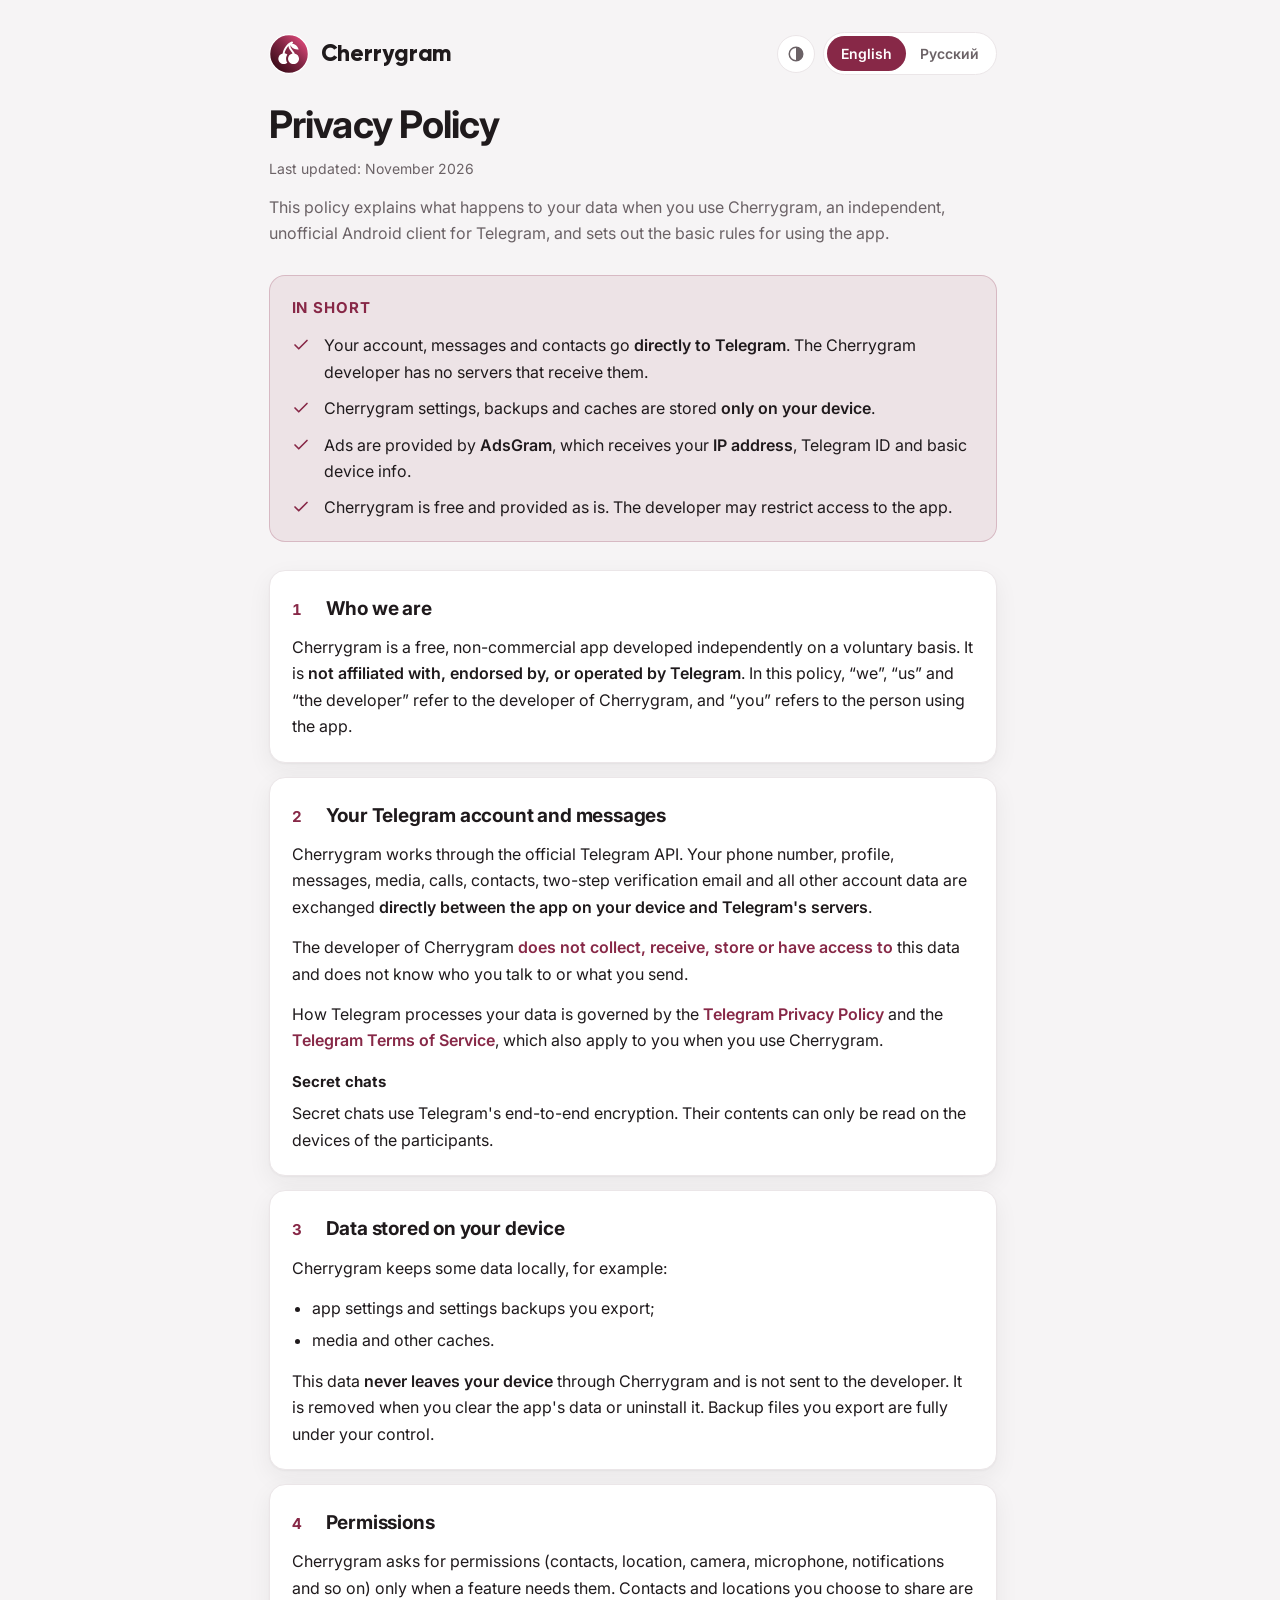
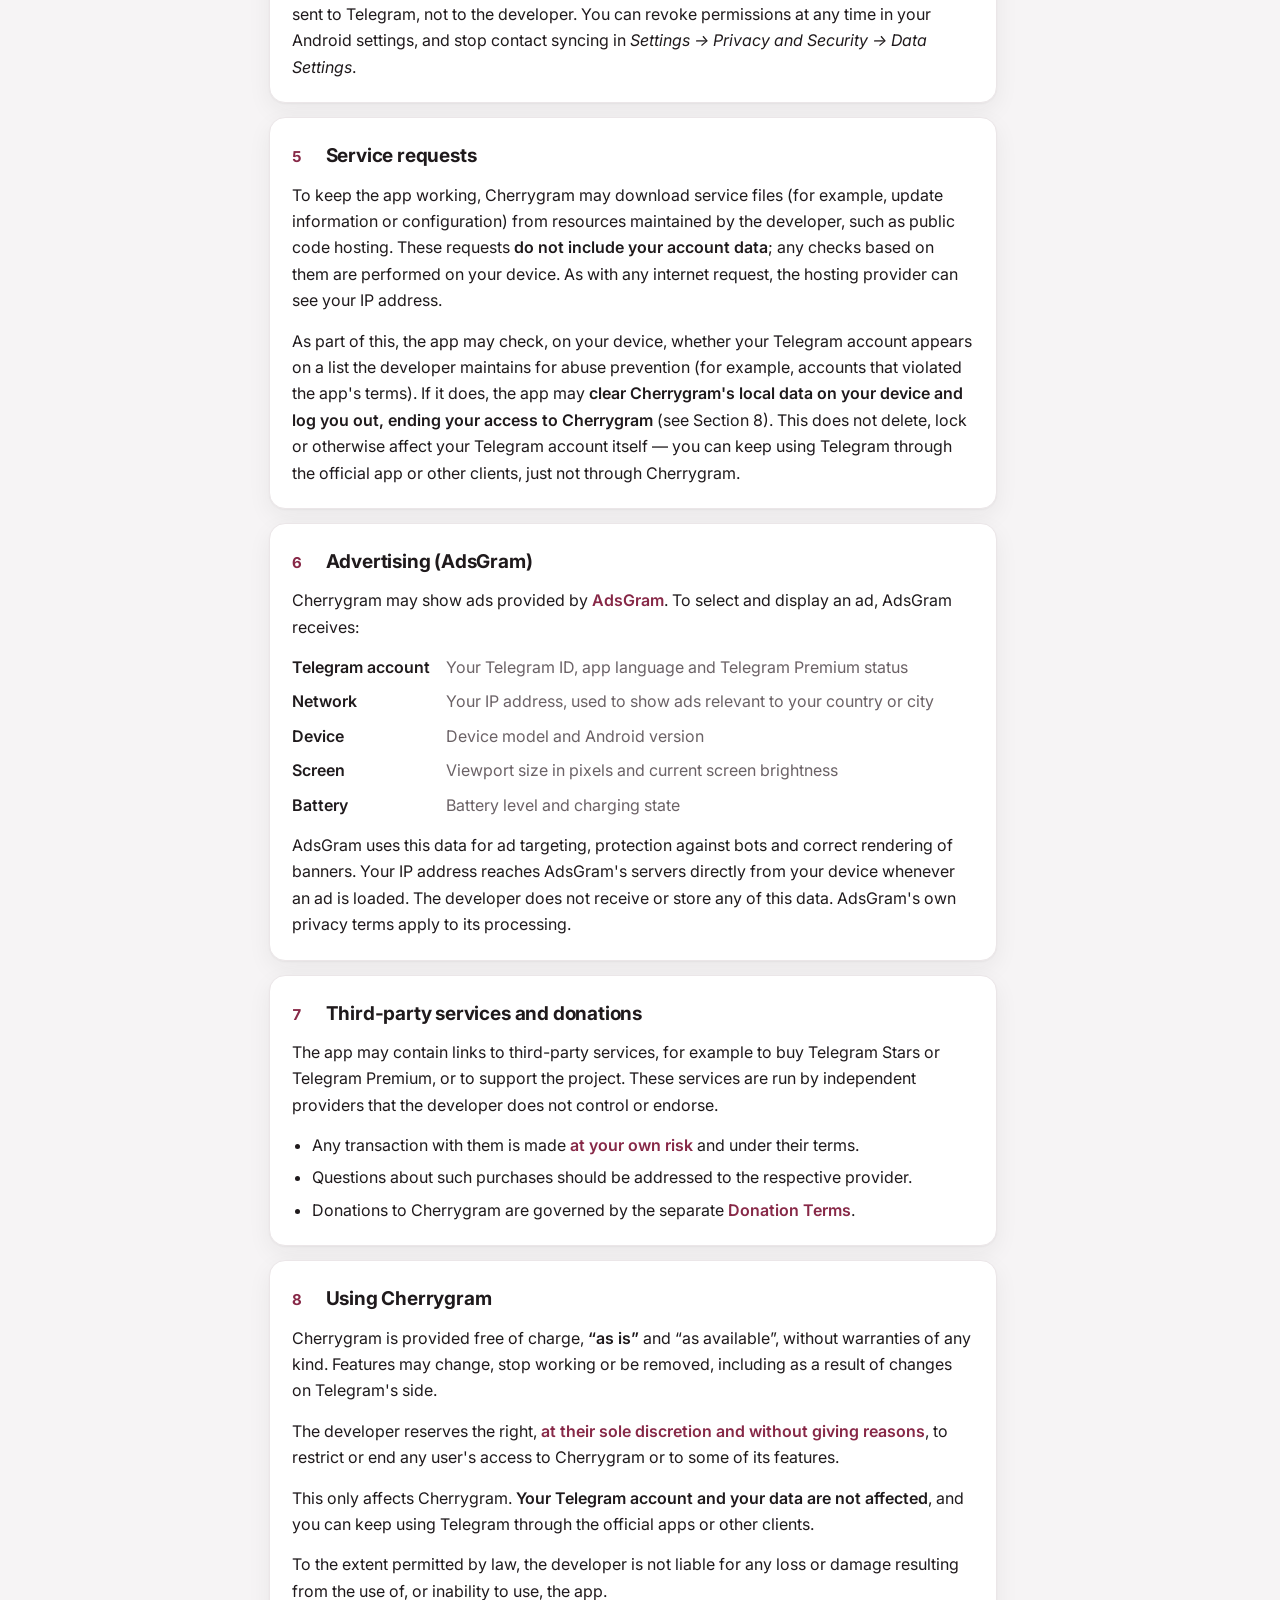
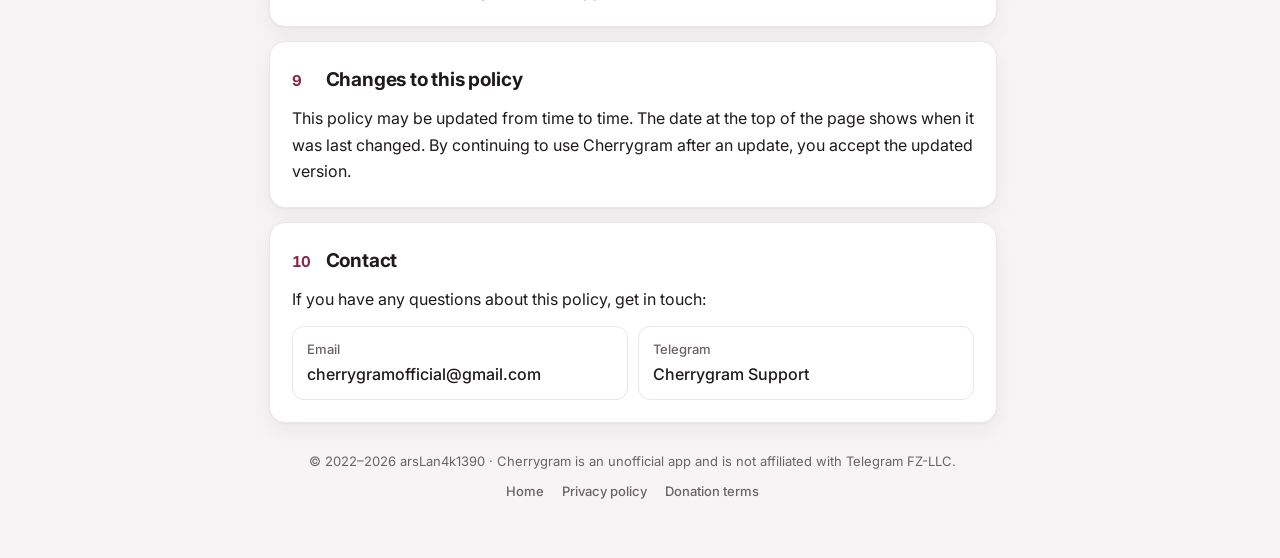
<file: cherrygram/privacy.html>
<!DOCTYPE html>
<html lang="en">
<head>
<meta charset="utf-8">
<meta name="viewport" content="width=device-width, initial-scale=1">
<meta name="color-scheme" content="light dark">
<link rel="icon" type="image/svg+xml" href="data:image/svg+xml,%3Csvg%20width%3D%22640%22%20height%3D%22640%22%20viewBox%3D%220%200%20640%20640%22%20fill%3D%22none%22%20xmlns%3D%22http%3A//www.w3.org/2000/svg%22%3E%20%3Crect%20x%3D%2210%22%20y%3D%2210%22%20width%3D%22620%22%20height%3D%22620%22%20rx%3D%22310%22%20fill%3D%22url%28%23paint0_linear_491_23%29%22/%3E%20%3Crect%20x%3D%2210%22%20y%3D%2210%22%20width%3D%22620%22%20height%3D%22620%22%20rx%3D%22310%22%20stroke%3D%22white%22%20stroke-width%3D%2220%22/%3E%20%3Cpath%20d%3D%22M383.323%20127.493C386.815%20134.41%20384.44%20142.785%20377.801%20146.963C373.574%20149.623%20369.834%20152.233%20366.529%20154.789C405.644%20156.688%20451.546%20172.465%20475.197%20246.991C393.397%20254.55%20361.271%20217.003%20344.844%20181.58C343.745%20184.75%20343.19%20187.771%20343.002%20190.632C342.13%20203.923%20348.677%20218.798%20360.499%20236.478C365.873%20244.516%20371.896%20252.518%20378.143%20260.817L379.523%20262.651C386.133%20271.438%20392.978%20280.61%20398.766%20289.741C402.809%20296.118%20406.721%20303.047%20409.709%20310.361C450.216%20318.1%20480.781%20352.949%20480.781%20394.77C480.781%20442.272%20441.345%20480.781%20392.697%20480.781C344.049%20480.781%20304.613%20442.272%20304.613%20394.77C304.613%20353.111%20334.942%20318.37%20375.215%20310.452C374.326%20308.925%20373.365%20307.348%20372.333%20305.719C367.287%20297.76%20361.155%20289.512%20354.468%20280.622L352.991%20278.661C346.854%20270.51%20340.335%20261.85%20334.467%20253.074C322.838%20235.682%20311.869%20215.189%20311.837%20193.102C301.707%20204.276%20292.418%20216.728%20284.179%20229.828C266.513%20257.916%20254.87%20287.06%20250.081%20309.663C266.62%20312.019%20281.668%20318.863%20293.887%20328.889C294.088%20329.054%20294.127%20329.346%20293.979%20329.56C281.067%20348.161%20273.524%20370.605%20273.524%20394.77C273.524%20418.934%20281.067%20441.378%20293.979%20459.979C294.127%20460.193%20294.088%20460.485%20293.887%20460.65C278.575%20473.214%20258.819%20480.781%20237.254%20480.781C188.607%20480.781%20149.17%20442.272%20149.17%20394.77C149.17%20353.631%20178.747%20319.238%20218.27%20310.761C223.03%20282.071%20237.237%20246.456%20257.688%20213.941C282.73%20174.126%20319.229%20135.606%20364.144%20119.913C371.58%20117.315%20379.83%20120.575%20383.323%20127.493Z%22%20fill%3D%22white%22/%3E%20%3Cdefs%3E%20%3ClinearGradient%20id%3D%22paint0_linear_491_23%22%20x1%3D%22640%22%20y1%3D%220%22%20x2%3D%220%22%20y2%3D%22640%22%20gradientUnits%3D%22userSpaceOnUse%22%3E%20%3Cstop%20offset%3D%220.09375%22%20stop-color%3D%22%23E64C7F%22/%3E%20%3Cstop%20offset%3D%220.447917%22%20stop-color%3D%22%23872847%22/%3E%20%3Cstop%20offset%3D%220.833333%22%20stop-color%3D%22%233F0D1B%22/%3E%20%3C/linearGradient%3E%20%3C/defs%3E%20%3C/svg%3E">
<title>Cherrygram Privacy Policy</title>
<link rel="preconnect" href="https://fonts.googleapis.com">
<link rel="preconnect" href="https://fonts.gstatic.com" crossorigin>
<link href="https://fonts.googleapis.com/css2?family=Inter:wght@400;500;600;700&display=swap" rel="stylesheet">
<script>
(function () {
  var p = 'system';
  try { var s = localStorage.getItem('cg_theme'); if (s === 'light' || s === 'dark') p = s; } catch (e) {}
  var d = document.documentElement;
  d.setAttribute('data-theme-pref', p);
  if (p !== 'system') d.setAttribute('data-theme', p);
})();
</script>
<style>
  @font-face {
    font-family: 'Gilroy CG';
    font-weight: 800;
    font-display: swap;
    src: url([data-uri]) format('woff2');
  }
  :root {
    --cherry: #872847;
    --cherry-soft: rgba(135, 40, 71, 0.08);
    --cherry-line: rgba(135, 40, 71, 0.22);
    --bg: #f6f4f5;
    --card: #ffffff;
    --text: #1f1a1c;
    --muted: #6b6266;
    --line: #ebe6e8;
    --shadow: 0 1px 2px rgba(31, 26, 28, 0.04), 0 8px 24px rgba(31, 26, 28, 0.06);
  }
  :root { color-scheme: light; }
  @media (prefers-color-scheme: dark) {
    :root:not([data-theme="light"]) {
      color-scheme: dark;
      --cherry: #e0789a;
      --cherry-soft: rgba(224, 120, 154, 0.10);
      --cherry-line: rgba(224, 120, 154, 0.28);
      --bg: #141112;
      --card: #1e1a1c;
      --text: #f1ecee;
      --muted: #a89ea2;
      --line: #2e282b;
      --shadow: none;
    }
  }
  :root[data-theme="dark"] {
    color-scheme: dark;
    --cherry: #e0789a;
    --cherry-soft: rgba(224, 120, 154, 0.10);
    --cherry-line: rgba(224, 120, 154, 0.28);
    --bg: #141112;
    --card: #1e1a1c;
    --text: #f1ecee;
    --muted: #a89ea2;
    --line: #2e282b;
    --shadow: none;
  }
  * { box-sizing: border-box; }
  html { -webkit-text-size-adjust: 100%; }
  body {
    margin: 0;
    background: var(--bg);
    color: var(--text);
    font: 16px/1.65 'Inter', -apple-system, BlinkMacSystemFont, 'Segoe UI', Roboto, sans-serif;
  }
  .wrap { max-width: 760px; margin: 0 auto; padding: 32px 16px 56px; }

  .top { display: flex; align-items: center; justify-content: space-between; gap: 12px; margin-bottom: 28px; }
  .brand { display: flex; align-items: center; gap: 10px; font-family: 'Gilroy CG', 'Inter', sans-serif; font-weight: 800; font-size: 19px; letter-spacing: -0.005em; }
  .brand-logo { width: 32px; height: 32px; flex: none; display: block; }
  @media (min-width: 720px) {
    .brand { font-size: 23px; gap: 12px; }
    .brand-logo { width: 40px; height: 40px; }
  }

  .lang { display: inline-flex; background: var(--card); border: 1px solid var(--line); border-radius: 999px; padding: 3px; }
  .lang button {
    border: 0; background: transparent; color: var(--muted); font: inherit; font-size: 14px; font-weight: 600;
    padding: 6px 14px; border-radius: 999px; cursor: pointer;
  }
  .lang button[aria-pressed="true"] { background: var(--cherry); color: #fff; }

  header.hero { margin-bottom: 24px; }
  h1 { font-size: clamp(28px, 6vw, 38px); line-height: 1.15; letter-spacing: -0.02em; margin: 0 0 10px; }
  .updated { color: var(--muted); font-size: 14px; margin: 0; }
  .lead { color: var(--muted); margin: 14px 0 0; }

  .summary {
    background: var(--cherry-soft); border: 1px solid var(--cherry-line); border-radius: 16px;
    padding: 20px 22px; margin: 28px 0;
  }
  .summary h2 { font-size: 15px; text-transform: uppercase; letter-spacing: 0.06em; color: var(--cherry); margin: 0 0 12px; }
  .summary ul { margin: 0; padding: 0; list-style: none; display: grid; gap: 10px; }
  .summary li { display: grid; grid-template-columns: 22px 1fr; gap: 10px; align-items: start; }
  .summary li svg { width: 18px; height: 18px; margin-top: 4px; stroke: var(--cherry); fill: none; stroke-width: 2.2; stroke-linecap: round; stroke-linejoin: round; }

  section.card {
    background: var(--card); border: 1px solid var(--line); border-radius: 16px; box-shadow: var(--shadow);
    padding: 22px 22px 8px; margin-bottom: 14px;
  }
  section.card h2 { display: flex; align-items: baseline; gap: 12px; font-size: 19px; letter-spacing: -0.01em; margin: 0 0 10px; }
  .num { color: var(--cherry); font-variant-numeric: tabular-nums; font-size: 15px; font-weight: 700; min-width: 22px; }
  section.card p, section.card ul { margin: 0 0 14px; }
  section.card ul { padding-left: 20px; }
  section.card li { margin-bottom: 6px; }
  h3 { font-size: 15px; margin: 16px 0 6px; }
  strong { font-weight: 600; }
  .accent { color: var(--cherry); font-weight: 600; }
  a { color: var(--cherry); font-weight: 600; text-decoration: none; }
  a:hover { text-decoration: underline; }

  .note {
    border-left: 3px solid var(--cherry); background: var(--cherry-soft); border-radius: 0 10px 10px 0;
    padding: 10px 14px; margin: 0 0 14px; font-size: 15px;
  }
  dl.data { display: grid; grid-template-columns: max-content 1fr; gap: 8px 16px; margin: 0 0 14px; }
  dl.data dt { font-weight: 600; }
  dl.data dd { margin: 0; color: var(--muted); }
  @media (max-width: 520px) {
    dl.data { grid-template-columns: 1fr; gap: 2px; }
    dl.data dd { margin-bottom: 8px; }
    section.card, .summary { padding-left: 18px; padding-right: 18px; }
  }

  .contact { display: grid; grid-template-columns: 1fr 1fr; gap: 10px; margin: 4px 0 14px; }
  .contact a {
    display: block; border: 1px solid var(--line); border-radius: 12px; padding: 12px 14px; color: var(--text); font-weight: 500;
  }
  .contact a:hover { border-color: var(--cherry-line); text-decoration: none; background: var(--cherry-soft); }
  .contact small { display: block; color: var(--muted); font-size: 13px; font-weight: 500; }
  @media (max-width: 520px) { .contact { grid-template-columns: 1fr; } }

  footer { color: var(--muted); font-size: 13px; text-align: center; margin-top: 28px; }

  [data-l="ru"] { display: none; }
  body.ru [data-l="en"] { display: none; }
  body.ru [data-l="ru"] { display: block; }
  body.ru span[data-l="ru"] { display: inline; }

  html { scrollbar-gutter: stable; }
  .controls { display: flex; align-items: center; gap: 8px; }
  .theme-wrap { position: relative; }
  .theme {
    width: 38px; height: 38px; flex: none; display: grid; place-items: center; cursor: pointer; padding: 0;
    background: var(--card); border: 1px solid var(--line); border-radius: 999px; color: var(--muted);
  }
  .theme:hover, .theme[aria-expanded="true"] { color: var(--cherry); border-color: var(--cherry-line); }
  .theme svg, .theme-menu svg { width: 18px; height: 18px; stroke: currentColor; fill: none; stroke-width: 2; stroke-linecap: round; stroke-linejoin: round; }
  .theme svg .fill, .theme-menu svg .fill { fill: currentColor; stroke: none; }
  .theme .ic { display: none; }
  html[data-theme-pref="system"] .theme .ic-system,
  html[data-theme-pref="light"] .theme .ic-light,
  html[data-theme-pref="dark"] .theme .ic-dark { display: grid; }
  .theme-menu {
    position: absolute; top: calc(100% + 8px); right: 0; z-index: 10; min-width: 196px; padding: 6px; margin: 0; list-style: none;
    background: var(--card); border: 1px solid var(--line); border-radius: 14px;
    box-shadow: 0 10px 30px rgba(0, 0, 0, 0.14), 0 2px 6px rgba(0, 0, 0, 0.06);
    opacity: 0; transform: translateY(-4px) scale(0.98); transform-origin: top right; pointer-events: none;
    transition: opacity .14s ease, transform .14s ease;
  }
  .theme-menu.open { opacity: 1; transform: none; pointer-events: auto; }
  @media (max-width: 420px) { .theme-menu { right: auto; left: 50%; transform: translate(-50%, -4px) scale(0.98); transform-origin: top center; } .theme-menu.open { transform: translate(-50%, 0); } }
  .theme-menu button {
    width: 100%; display: grid; grid-template-columns: 18px 1fr 16px; align-items: center; gap: 10px; text-align: left;
    background: transparent; border: 0; border-radius: 9px; padding: 9px 10px; cursor: pointer;
    font: inherit; font-size: 14px; font-weight: 500; color: var(--text);
  }
  .theme-menu button:hover, .theme-menu button:focus-visible { background: var(--cherry-soft); outline: none; }
  .theme-menu button .chk { opacity: 0; color: var(--cherry); }
  .theme-menu button[aria-checked="true"] { color: var(--cherry); font-weight: 600; }
  .theme-menu button[aria-checked="true"] .chk { opacity: 1; }
  .theme-menu svg.chk { width: 16px; height: 16px; stroke-width: 2.6; }
  @media (prefers-reduced-motion: reduce) { .theme-menu { transition: none; } }
  .lang .ls { display: none; }
  @media (max-width: 420px) { .lang .lf { display: none; } .lang .ls { display: inline; } .lang button { padding: 6px 12px; } }

  a.brand { color: var(--text); text-decoration: none; }
  a.brand:hover { text-decoration: none; }
  footer .foot-links { display: flex; flex-wrap: wrap; justify-content: center; gap: 6px 18px; margin-top: 8px; }
  footer .foot-links a { color: var(--muted); font-weight: 500; }
  footer .foot-links a:hover { color: var(--cherry); }
</style>
</head>
<body>
<div class="wrap">

  <div class="top">
    <a class="brand" href="./">
      <svg class="brand-logo" aria-hidden="true" width="32" height="32" viewBox="0 0 640 640" fill="none" xmlns="http://www.w3.org/2000/svg"> <rect x="10" y="10" width="620" height="620" rx="310" fill="url(#cgLogoGrad)"/> <rect x="10" y="10" width="620" height="620" rx="310" stroke="white" stroke-width="20"/> <path d="M383.323 127.493C386.815 134.41 384.44 142.785 377.801 146.963C373.574 149.623 369.834 152.233 366.529 154.789C405.644 156.688 451.546 172.465 475.197 246.991C393.397 254.55 361.271 217.003 344.844 181.58C343.745 184.75 343.19 187.771 343.002 190.632C342.13 203.923 348.677 218.798 360.499 236.478C365.873 244.516 371.896 252.518 378.143 260.817L379.523 262.651C386.133 271.438 392.978 280.61 398.766 289.741C402.809 296.118 406.721 303.047 409.709 310.361C450.216 318.1 480.781 352.949 480.781 394.77C480.781 442.272 441.345 480.781 392.697 480.781C344.049 480.781 304.613 442.272 304.613 394.77C304.613 353.111 334.942 318.37 375.215 310.452C374.326 308.925 373.365 307.348 372.333 305.719C367.287 297.76 361.155 289.512 354.468 280.622L352.991 278.661C346.854 270.51 340.335 261.85 334.467 253.074C322.838 235.682 311.869 215.189 311.837 193.102C301.707 204.276 292.418 216.728 284.179 229.828C266.513 257.916 254.87 287.06 250.081 309.663C266.62 312.019 281.668 318.863 293.887 328.889C294.088 329.054 294.127 329.346 293.979 329.56C281.067 348.161 273.524 370.605 273.524 394.77C273.524 418.934 281.067 441.378 293.979 459.979C294.127 460.193 294.088 460.485 293.887 460.65C278.575 473.214 258.819 480.781 237.254 480.781C188.607 480.781 149.17 442.272 149.17 394.77C149.17 353.631 178.747 319.238 218.27 310.761C223.03 282.071 237.237 246.456 257.688 213.941C282.73 174.126 319.229 135.606 364.144 119.913C371.58 117.315 379.83 120.575 383.323 127.493Z" fill="white"/> <defs> <linearGradient id="cgLogoGrad" x1="640" y1="0" x2="0" y2="640" gradientUnits="userSpaceOnUse"> <stop offset="0.09375" stop-color="#E64C7F"/> <stop offset="0.447917" stop-color="#872847"/> <stop offset="0.833333" stop-color="#3F0D1B"/> </linearGradient> </defs> </svg>
      Cherrygram
    </a>
    <div class="controls">
      <div class="theme-wrap">
        <button type="button" class="theme" id="themeBtn" aria-haspopup="menu" aria-expanded="false" aria-controls="themeMenu">
          <span class="ic ic-system"><svg viewBox="0 0 24 24"><circle cx="12" cy="12" r="9"/><path d="M12 3a9 9 0 0 1 0 18z" class="fill"/></svg></span>
          <span class="ic ic-light"><svg viewBox="0 0 24 24"><circle cx="12" cy="12" r="4"/><path d="M12 2v2M12 20v2M4.9 4.9l1.4 1.4M17.7 17.7l1.4 1.4M2 12h2M20 12h2M4.9 19.1l1.4-1.4M17.7 6.3l1.4-1.4"/></svg></span>
          <span class="ic ic-dark"><svg viewBox="0 0 24 24"><path d="M21 12.8A9 9 0 1 1 11.2 3a7 7 0 0 0 9.8 9.8z"/></svg></span>
        </button>
        <ul class="theme-menu" id="themeMenu" role="menu">
          <li><button type="button" role="menuitemradio" data-theme-set="system" aria-checked="false"><svg viewBox="0 0 24 24"><circle cx="12" cy="12" r="9"/><path d="M12 3a9 9 0 0 1 0 18z" class="fill"/></svg><span><span data-l="en">System</span><span data-l="ru">Как в системе</span></span><svg class="chk" viewBox="0 0 24 24"><path d="M20 6 9 17l-5-5"/></svg></button></li>
          <li><button type="button" role="menuitemradio" data-theme-set="light" aria-checked="false"><svg viewBox="0 0 24 24"><circle cx="12" cy="12" r="4"/><path d="M12 2v2M12 20v2M4.9 4.9l1.4 1.4M17.7 17.7l1.4 1.4M2 12h2M20 12h2M4.9 19.1l1.4-1.4M17.7 6.3l1.4-1.4"/></svg><span><span data-l="en">Light</span><span data-l="ru">Светлая</span></span><svg class="chk" viewBox="0 0 24 24"><path d="M20 6 9 17l-5-5"/></svg></button></li>
          <li><button type="button" role="menuitemradio" data-theme-set="dark" aria-checked="false"><svg viewBox="0 0 24 24"><path d="M21 12.8A9 9 0 1 1 11.2 3a7 7 0 0 0 9.8 9.8z"/></svg><span><span data-l="en">Dark</span><span data-l="ru">Тёмная</span></span><svg class="chk" viewBox="0 0 24 24"><path d="M20 6 9 17l-5-5"/></svg></button></li>
        </ul>
      </div>
      <div class="lang" role="group" aria-label="Language">
        <button type="button" data-set="en" aria-pressed="true"><span class="lf">English</span><span class="ls">EN</span></button>
        <button type="button" data-set="ru" aria-pressed="false"><span class="lf">Русский</span><span class="ls">RU</span></button>
      </div>
    </div>
  </div>

  <!-- ================= ENGLISH ================= -->
  <main data-l="en">
    <header class="hero">
      <h1>Privacy Policy</h1>
      <p class="updated">Last updated: November 2026</p>
      <p class="lead">This policy explains what happens to your data when you use Cherrygram, an independent, unofficial Android client for Telegram, and sets out the basic rules for using the app.</p>
    </header>

    <div class="summary">
      <h2>In short</h2>
      <ul>
        <li><svg viewBox="0 0 24 24"><path d="M20 6 9 17l-5-5"/></svg><span>Your account, messages and contacts go <strong>directly to Telegram</strong>. The Cherrygram developer has no servers that receive them.</span></li>
        <li><svg viewBox="0 0 24 24"><path d="M20 6 9 17l-5-5"/></svg><span>Cherrygram settings, backups and caches are stored <strong>only on your device</strong>.</span></li>
        <li><svg viewBox="0 0 24 24"><path d="M20 6 9 17l-5-5"/></svg><span>Ads are provided by <strong>AdsGram</strong>, which receives your <strong>IP address</strong>, Telegram ID and basic device info.</span></li>
        <li><svg viewBox="0 0 24 24"><path d="M20 6 9 17l-5-5"/></svg><span>Cherrygram is free and provided as is. The developer may restrict access to the app.</span></li>
      </ul>
    </div>

    <section class="card">
      <h2><span class="num">1</span>Who we are</h2>
      <p>Cherrygram is a free, non-commercial app developed independently on a voluntary basis. It is <strong>not affiliated with, endorsed by, or operated by Telegram</strong>. In this policy, “we”, “us” and “the developer” refer to the developer of Cherrygram, and “you” refers to the person using the app.</p>
    </section>

    <section class="card">
      <h2><span class="num">2</span>Your Telegram account and messages</h2>
      <p>Cherrygram works through the official Telegram API. Your phone number, profile, messages, media, calls, contacts, two-step verification email and all other account data are exchanged <strong>directly between the app on your device and Telegram's servers</strong>.</p>
      <p>The developer of Cherrygram <span class="accent">does not collect, receive, store or have access to</span> this data and does not know who you talk to or what you send.</p>
      <p>How Telegram processes your data is governed by the <a href="https://telegram.org/privacy" target="_blank" rel="noopener">Telegram Privacy Policy</a> and the <a href="https://telegram.org/tos" target="_blank" rel="noopener">Telegram Terms of Service</a>, which also apply to you when you use Cherrygram.</p>
      <h3>Secret chats</h3>
      <p>Secret chats use Telegram's end-to-end encryption. Their contents can only be read on the devices of the participants.</p>
    </section>

    <section class="card">
      <h2><span class="num">3</span>Data stored on your device</h2>
      <p>Cherrygram keeps some data locally, for example:</p>
      <ul>
        <li>app settings and settings backups you export;</li>
        <li>media and other caches.</li>
      </ul>
      <p>This data <strong>never leaves your device</strong> through Cherrygram and is not sent to the developer. It is removed when you clear the app's data or uninstall it. Backup files you export are fully under your control.</p>
    </section>

    <section class="card">
      <h2><span class="num">4</span>Permissions</h2>
      <p>Cherrygram asks for permissions (contacts, location, camera, microphone, notifications and so on) only when a feature needs them. Contacts and locations you choose to share are sent to Telegram, not to the developer. You can revoke permissions at any time in your Android settings, and stop contact syncing in <em>Settings → Privacy and Security → Data Settings</em>.</p>
    </section>

    <section class="card">
      <h2><span class="num">5</span>Service requests</h2>
      <p>To keep the app working, Cherrygram may download service files (for example, update information or configuration) from resources maintained by the developer, such as public code hosting. These requests <strong>do not include your account data</strong>; any checks based on them are performed on your device. As with any internet request, the hosting provider can see your IP address.</p>
      <p>As part of this, the app may check, on your device, whether your Telegram account appears on a list the developer maintains for abuse prevention (for example, accounts that violated the app's terms). If it does, the app may <strong>clear Cherrygram's local data on your device and log you out, ending your access to Cherrygram</strong> (see Section 8). This does not delete, lock or otherwise affect your Telegram account itself — you can keep using Telegram through the official app or other clients, just not through Cherrygram.</p>
    </section>

    <section class="card">
      <h2><span class="num">6</span>Advertising (AdsGram)</h2>
      <p>Cherrygram may show ads provided by <a href="https://adsgram.ai" target="_blank" rel="noopener">AdsGram</a>. To select and display an ad, AdsGram receives:</p>
      <dl class="data">
        <dt>Telegram account</dt><dd>Your Telegram ID, app language and Telegram Premium status</dd>
        <dt>Network</dt><dd>Your IP address, used to show ads relevant to your country or city</dd>
        <dt>Device</dt><dd>Device model and Android version</dd>
        <dt>Screen</dt><dd>Viewport size in pixels and current screen brightness</dd>
        <dt>Battery</dt><dd>Battery level and charging state</dd>
      </dl>
      <p>AdsGram uses this data for ad targeting, protection against bots and correct rendering of banners. Your IP address reaches AdsGram's servers directly from your device whenever an ad is loaded. The developer does not receive or store any of this data. AdsGram's own privacy terms apply to its processing.</p>
    </section>

    <section class="card">
      <h2><span class="num">7</span>Third-party services and donations</h2>
      <p>The app may contain links to third-party services, for example to buy Telegram Stars or Telegram Premium, or to support the project. These services are run by independent providers that the developer does not control or endorse.</p>
      <ul>
        <li>Any transaction with them is made <span class="accent">at your own risk</span> and under their terms.</li>
        <li>Questions about such purchases should be addressed to the respective provider.</li>
        <li>Donations to Cherrygram are governed by the separate <a href="donation-terms.html">Donation Terms</a>.</li>
      </ul>
    </section>

    <section class="card">
      <h2><span class="num">8</span>Using Cherrygram</h2>
      <p>Cherrygram is provided free of charge, <strong>“as is”</strong> and “as available”, without warranties of any kind. Features may change, stop working or be removed, including as a result of changes on Telegram's side.</p>
      <p>The developer reserves the right, <span class="accent">at their sole discretion and without giving reasons</span>, to restrict or end any user's access to Cherrygram or to some of its features.</p>
      <p>This only affects Cherrygram. <strong>Your Telegram account and your data are not affected</strong>, and you can keep using Telegram through the official apps or other clients.</p>
      <p>To the extent permitted by law, the developer is not liable for any loss or damage resulting from the use of, or inability to use, the app.</p>
    </section>

    <section class="card">
      <h2><span class="num">9</span>Changes to this policy</h2>
      <p>This policy may be updated from time to time. The date at the top of the page shows when it was last changed. By continuing to use Cherrygram after an update, you accept the updated version.</p>
    </section>

    <section class="card">
      <h2><span class="num">10</span>Contact</h2>
      <p>If you have any questions about this policy, get in touch:</p>
      <div class="contact">
        <a href="mailto:cherrygramofficial@gmail.com"><small>Email</small>cherrygramofficial@gmail.com</a>
        <a href="https://t.me/CherrygramSupport" target="_blank" rel="noopener"><small>Telegram</small>Cherrygram Support</a>
      </div>
    </section>
  </main>

  <!-- ================= RUSSIAN ================= -->
  <main data-l="ru">
    <header class="hero">
      <h1>Политика конфиденциальности</h1>
      <p class="updated">Последнее обновление: ноябрь 2026</p>
      <p class="lead">Здесь описано, что происходит с вашими данными при использовании Cherrygram — независимого неофициального Android-клиента Telegram, — а также основные правила использования приложения.</p>
    </header>

    <div class="summary">
      <h2>Коротко</h2>
      <ul>
        <li><svg viewBox="0 0 24 24"><path d="M20 6 9 17l-5-5"/></svg><span>Аккаунт, сообщения и контакты передаются <strong>напрямую в Telegram</strong>. У разработчика Cherrygram нет серверов, которые их получают.</span></li>
        <li><svg viewBox="0 0 24 24"><path d="M20 6 9 17l-5-5"/></svg><span>Настройки, резервные копии и кэш Cherrygram хранятся <strong>только на вашем устройстве</strong>.</span></li>
        <li><svg viewBox="0 0 24 24"><path d="M20 6 9 17l-5-5"/></svg><span>Реклама предоставляется сервисом <strong>AdsGram</strong>, который получает ваш <strong>IP-адрес</strong>, Telegram ID и базовые данные об устройстве.</span></li>
        <li><svg viewBox="0 0 24 24"><path d="M20 6 9 17l-5-5"/></svg><span>Cherrygram бесплатен и предоставляется «как есть». Разработчик может ограничить доступ к приложению.</span></li>
      </ul>
    </div>

    <section class="card">
      <h2><span class="num">1</span>Кто мы</h2>
      <p>Cherrygram — бесплатное некоммерческое приложение, которое разрабатывается независимо и на добровольной основе. Оно <strong>не связано с Telegram, не одобрено и не управляется им</strong>. В этой политике «мы» и «разработчик» — это разработчик Cherrygram, а «вы» — пользователь приложения.</p>
    </section>

    <section class="card">
      <h2><span class="num">2</span>Ваш аккаунт Telegram и сообщения</h2>
      <p>Cherrygram работает через официальный Telegram API. Номер телефона, профиль, сообщения, медиа, звонки, контакты, почта для двухэтапной проверки и все остальные данные аккаунта передаются <strong>напрямую между приложением на вашем устройстве и серверами Telegram</strong>.</p>
      <p>Разработчик Cherrygram <span class="accent">не собирает, не получает, не хранит и не имеет доступа</span> к этим данным и не знает, с кем вы общаетесь и что отправляете.</p>
      <p>Обработка ваших данных со стороны Telegram регулируется <a href="https://telegram.org/privacy" target="_blank" rel="noopener">Политикой конфиденциальности Telegram</a> и <a href="https://telegram.org/tos" target="_blank" rel="noopener">Условиями использования Telegram</a>, которые действуют и при использовании Cherrygram.</p>
      <h3>Секретные чаты</h3>
      <p>Секретные чаты используют сквозное шифрование Telegram. Их содержимое можно прочитать только на устройствах участников.</p>
    </section>

    <section class="card">
      <h2><span class="num">3</span>Данные на вашем устройстве</h2>
      <p>Cherrygram хранит часть данных локально, например:</p>
      <ul>
        <li>настройки приложения и экспортированные вами резервные копии настроек;</li>
        <li>кэш медиа и другие временные файлы.</li>
      </ul>
      <p>Эти данные <strong>не покидают устройство</strong> через Cherrygram и не передаются разработчику. Они удаляются при очистке данных приложения или его удалении. Экспортированные файлы резервных копий находятся полностью под вашим контролем.</p>
    </section>

    <section class="card">
      <h2><span class="num">4</span>Разрешения</h2>
      <p>Cherrygram запрашивает разрешения (контакты, геолокация, камера, микрофон, уведомления и т. д.) только тогда, когда они нужны конкретной функции. Контакты и геолокация, которыми вы делитесь, передаются в Telegram, а не разработчику. Разрешения можно отозвать в любой момент в настройках Android, а синхронизацию контактов — отключить в разделе <em>Настройки → Конфиденциальность → Управление данными</em>.</p>
    </section>

    <section class="card">
      <h2><span class="num">5</span>Служебные запросы</h2>
      <p>Для работы приложения Cherrygram может загружать служебные файлы (например, информацию об обновлениях или конфигурацию) с ресурсов, которые поддерживает разработчик, — например, с публичного хостинга кода. Эти запросы <strong>не содержат данных вашего аккаунта</strong>, а все проверки на их основе выполняются на устройстве. Как и при любом обращении в интернет, хостинг-провайдер видит ваш IP-адрес.</p>
      <p>В рамках этого приложение может проверять на вашем устройстве, числится ли ваш аккаунт Telegram в списке, который разработчик ведёт для предотвращения злоупотреблений (например, аккаунты, нарушившие правила использования приложения). Если да, приложение может <strong>очистить локальные данные Cherrygram на вашем устройстве и выйти из аккаунта, прекратив доступ к Cherrygram</strong> (см. раздел 8). Это никак не удаляет, не блокирует и иначе не затрагивает ваш аккаунт Telegram — вы можете продолжать пользоваться Telegram через официальное приложение или другие клиенты, просто не через Cherrygram.</p>
    </section>

    <section class="card">
      <h2><span class="num">6</span>Реклама (AdsGram)</h2>
      <p>В Cherrygram может показываться реклама сервиса <a href="https://adsgram.ai" target="_blank" rel="noopener">AdsGram</a>. Для подбора и показа объявлений AdsGram получает:</p>
      <dl class="data">
        <dt>Аккаунт Telegram</dt><dd>Telegram ID, язык приложения и статус Telegram Premium</dd>
        <dt>Сеть</dt><dd>IP-адрес — для показа рекламы, актуальной для вашей страны или города</dd>
        <dt>Устройство</dt><dd>Модель устройства и версия Android</dd>
        <dt>Экран</dt><dd>Размер области просмотра в пикселях и текущая яркость</dd>
        <dt>Батарея</dt><dd>Уровень заряда и статус зарядки</dd>
      </dl>
      <p>AdsGram использует эти данные для таргетинга, защиты от ботов и корректного отображения баннеров. IP-адрес попадает на серверы AdsGram напрямую с вашего устройства при каждой загрузке рекламы. Разработчик эти данные не получает и не хранит. На обработку данных со стороны AdsGram распространяются его собственные правила.</p>
    </section>

    <section class="card">
      <h2><span class="num">7</span>Сторонние сервисы и донаты</h2>
      <p>В приложении могут быть ссылки на сторонние сервисы — например, для покупки Telegram Stars или Telegram Premium, а также для поддержки проекта. Эти сервисы работают независимо, разработчик их не контролирует и не рекомендует.</p>
      <ul>
        <li>Любые операции с ними вы совершаете <span class="accent">на свой страх и риск</span> и по их правилам.</li>
        <li>Вопросы по таким покупкам следует направлять соответствующему сервису.</li>
        <li>Донаты в поддержку Cherrygram регулируются отдельными <a href="donation-terms.html">Условиями поддержки</a>.</li>
      </ul>
    </section>

    <section class="card">
      <h2><span class="num">8</span>Использование Cherrygram</h2>
      <p>Cherrygram предоставляется бесплатно, <strong>«как есть»</strong> и «по мере доступности», без каких-либо гарантий. Функции могут меняться, переставать работать или удаляться, в том числе из-за изменений на стороне Telegram.</p>
      <p>Разработчик оставляет за собой право <span class="accent">по своему усмотрению и без объяснения причин</span> ограничить или прекратить доступ любого пользователя к Cherrygram или к отдельным его функциям.</p>
      <p>Это касается только Cherrygram. <strong>Ваш аккаунт Telegram и данные не затрагиваются</strong> — вы можете продолжать пользоваться Telegram через официальные приложения или другие клиенты.</p>
      <p>В пределах, допускаемых законом, разработчик не несёт ответственности за убытки, возникшие в результате использования приложения или невозможности его использовать.</p>
    </section>

    <section class="card">
      <h2><span class="num">9</span>Изменения политики</h2>
      <p>Эта политика может обновляться. Дата вверху страницы показывает, когда она менялась в последний раз. Продолжая пользоваться Cherrygram после обновления, вы принимаете новую редакцию.</p>
    </section>

    <section class="card">
      <h2><span class="num">10</span>Связаться с нами</h2>
      <p>Если у вас есть вопросы по этой политике, напишите нам:</p>
      <div class="contact">
        <a href="mailto:cherrygramofficial@gmail.com"><small>Email</small>cherrygramofficial@gmail.com</a>
        <a href="https://t.me/CherrygramSupport" target="_blank" rel="noopener"><small>Telegram</small>Cherrygram Support</a>
      </div>
    </section>
  </main>

  <footer>
    <div>© 2022–2026 arsLan4k1390 · <span data-l="en">Cherrygram is an unofficial app and is not affiliated with Telegram FZ-LLC.</span><span data-l="ru">Cherrygram — неофициальное приложение и не связано с Telegram FZ-LLC.</span></div>
    <nav class="foot-links" aria-label="Site">
      <a href="./"><span data-l="en">Home</span><span data-l="ru">Главная</span></a>
      <a href="privacy.html"><span data-l="en">Privacy policy</span><span data-l="ru">Политика конфиденциальности</span></a>
      <a href="donation-terms.html"><span data-l="en">Donation terms</span><span data-l="ru">Условия доната</span></a>
    </nav>
  </footer>
</div>

<script>
(function () {
  var TITLES = { en: 'Cherrygram Privacy Policy', ru: 'Политика конфиденциальности Cherrygram' };
  function pick() {
    var q = new URLSearchParams(location.search).get('lang');
    if (q === 'en' || q === 'ru') return q;
    try { var s = localStorage.getItem('cg_lang'); if (s === 'en' || s === 'ru') return s; } catch (e) {}
    var n = (navigator.languages && navigator.languages[0]) || navigator.language || 'en';
    return /^(ru|uk|be|kk|uz)/i.test(n) ? 'ru' : 'en';
  }
  function apply(lang, save) {
    document.body.classList.toggle('ru', lang === 'ru');
    document.documentElement.lang = lang;
    document.title = TITLES[lang];
    document.querySelectorAll('.lang button').forEach(function (b) {
      b.setAttribute('aria-pressed', String(b.dataset.set === lang));
    });
    if (save) { try { localStorage.setItem('cg_lang', lang); } catch (e) {} }
  }
  document.querySelectorAll('.lang button').forEach(function (b) {
    b.addEventListener('click', function () { apply(b.dataset.set, true); });
  });
  apply(pick(), false);
})();
</script>
<script>
(function () {
  var LABEL = { en: 'Theme', ru: 'Тема' };
  var d = document.documentElement;
  var btn = document.getElementById('themeBtn');
  var menu = document.getElementById('themeMenu');
  var items = Array.prototype.slice.call(menu.querySelectorAll('[data-theme-set]'));

  function sync() {
    var p = d.getAttribute('data-theme-pref');
    items.forEach(function (b) { b.setAttribute('aria-checked', String(b.dataset.themeSet === p)); });
    var l = d.lang === 'ru' ? 'ru' : 'en';
    btn.setAttribute('aria-label', LABEL[l]); btn.title = LABEL[l];
  }
  function setTheme(p) {
    d.setAttribute('data-theme-pref', p);
    if (p === 'system') d.removeAttribute('data-theme'); else d.setAttribute('data-theme', p);
    try { if (p === 'system') localStorage.removeItem('cg_theme'); else localStorage.setItem('cg_theme', p); } catch (e) {}
    sync();
  }
  function open() {
    menu.classList.add('open'); btn.setAttribute('aria-expanded', 'true');
    var cur = menu.querySelector('[aria-checked="true"]') || items[0];
    cur.focus({ preventScroll: true });
  }
  function close(focusBtn) {
    if (!menu.classList.contains('open')) return;
    menu.classList.remove('open'); btn.setAttribute('aria-expanded', 'false');
    if (focusBtn) btn.focus({ preventScroll: true });
  }
  btn.addEventListener('click', function (e) {
    e.stopPropagation();
    menu.classList.contains('open') ? close(false) : open();
  });
  items.forEach(function (b) {
    b.addEventListener('click', function () { setTheme(b.dataset.themeSet); close(true); });
  });
  menu.addEventListener('keydown', function (e) {
    var i = items.indexOf(document.activeElement);
    if (e.key === 'ArrowDown') { e.preventDefault(); items[(i + 1) % items.length].focus(); }
    else if (e.key === 'ArrowUp') { e.preventDefault(); items[(i + items.length - 1) % items.length].focus(); }
    else if (e.key === 'Tab') { close(false); }
  });
  document.addEventListener('keydown', function (e) { if (e.key === 'Escape') close(true); });
  document.addEventListener('click', function (e) { if (!menu.contains(e.target)) close(false); });
  new MutationObserver(sync).observe(d, { attributes: true, attributeFilter: ['lang'] });
  sync();
})();
</script>
</body>
</html>
</file>
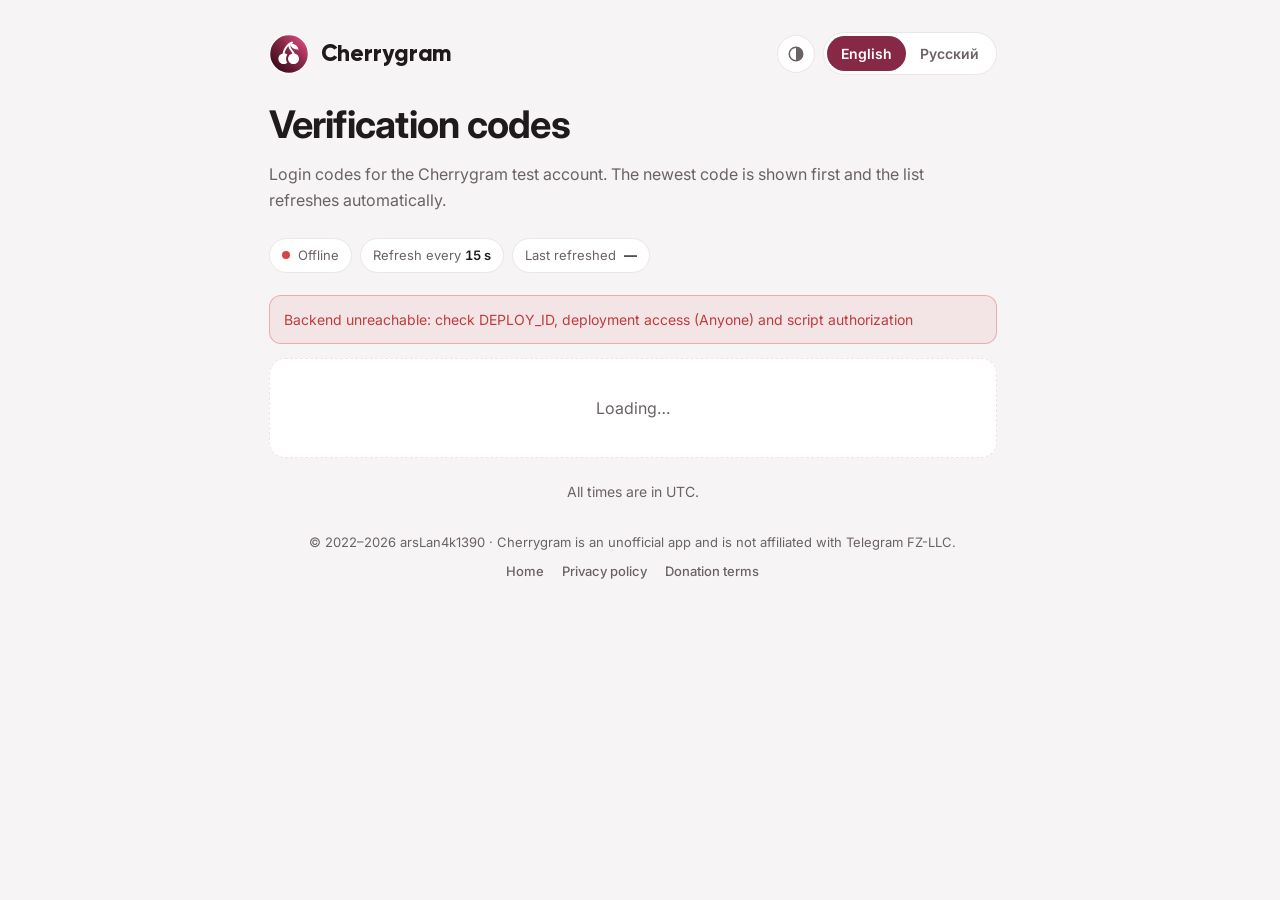
<file: cherrygram/verification.html>
<!DOCTYPE html>
<html lang="en">
<head>
<meta charset="utf-8">
<meta name="viewport" content="width=device-width, initial-scale=1">
<meta name="color-scheme" content="light dark">
<meta name="robots" content="noindex, nofollow">
<link rel="icon" type="image/svg+xml" href="data:image/svg+xml,%3Csvg%20width%3D%22640%22%20height%3D%22640%22%20viewBox%3D%220%200%20640%20640%22%20fill%3D%22none%22%20xmlns%3D%22http%3A//www.w3.org/2000/svg%22%3E%20%3Crect%20x%3D%2210%22%20y%3D%2210%22%20width%3D%22620%22%20height%3D%22620%22%20rx%3D%22310%22%20fill%3D%22url%28%23paint0_linear_491_23%29%22/%3E%20%3Crect%20x%3D%2210%22%20y%3D%2210%22%20width%3D%22620%22%20height%3D%22620%22%20rx%3D%22310%22%20stroke%3D%22white%22%20stroke-width%3D%2220%22/%3E%20%3Cpath%20d%3D%22M383.323%20127.493C386.815%20134.41%20384.44%20142.785%20377.801%20146.963C373.574%20149.623%20369.834%20152.233%20366.529%20154.789C405.644%20156.688%20451.546%20172.465%20475.197%20246.991C393.397%20254.55%20361.271%20217.003%20344.844%20181.58C343.745%20184.75%20343.19%20187.771%20343.002%20190.632C342.13%20203.923%20348.677%20218.798%20360.499%20236.478C365.873%20244.516%20371.896%20252.518%20378.143%20260.817L379.523%20262.651C386.133%20271.438%20392.978%20280.61%20398.766%20289.741C402.809%20296.118%20406.721%20303.047%20409.709%20310.361C450.216%20318.1%20480.781%20352.949%20480.781%20394.77C480.781%20442.272%20441.345%20480.781%20392.697%20480.781C344.049%20480.781%20304.613%20442.272%20304.613%20394.77C304.613%20353.111%20334.942%20318.37%20375.215%20310.452C374.326%20308.925%20373.365%20307.348%20372.333%20305.719C367.287%20297.76%20361.155%20289.512%20354.468%20280.622L352.991%20278.661C346.854%20270.51%20340.335%20261.85%20334.467%20253.074C322.838%20235.682%20311.869%20215.189%20311.837%20193.102C301.707%20204.276%20292.418%20216.728%20284.179%20229.828C266.513%20257.916%20254.87%20287.06%20250.081%20309.663C266.62%20312.019%20281.668%20318.863%20293.887%20328.889C294.088%20329.054%20294.127%20329.346%20293.979%20329.56C281.067%20348.161%20273.524%20370.605%20273.524%20394.77C273.524%20418.934%20281.067%20441.378%20293.979%20459.979C294.127%20460.193%20294.088%20460.485%20293.887%20460.65C278.575%20473.214%20258.819%20480.781%20237.254%20480.781C188.607%20480.781%20149.17%20442.272%20149.17%20394.77C149.17%20353.631%20178.747%20319.238%20218.27%20310.761C223.03%20282.071%20237.237%20246.456%20257.688%20213.941C282.73%20174.126%20319.229%20135.606%20364.144%20119.913C371.58%20117.315%20379.83%20120.575%20383.323%20127.493Z%22%20fill%3D%22white%22/%3E%20%3Cdefs%3E%20%3ClinearGradient%20id%3D%22paint0_linear_491_23%22%20x1%3D%22640%22%20y1%3D%220%22%20x2%3D%220%22%20y2%3D%22640%22%20gradientUnits%3D%22userSpaceOnUse%22%3E%20%3Cstop%20offset%3D%220.09375%22%20stop-color%3D%22%23E64C7F%22/%3E%20%3Cstop%20offset%3D%220.447917%22%20stop-color%3D%22%23872847%22/%3E%20%3Cstop%20offset%3D%220.833333%22%20stop-color%3D%22%233F0D1B%22/%3E%20%3C/linearGradient%3E%20%3C/defs%3E%20%3C/svg%3E">
<title>Cherrygram Verification Codes</title>
<link rel="preconnect" href="https://fonts.googleapis.com">
<link rel="preconnect" href="https://fonts.gstatic.com" crossorigin>
<link href="https://fonts.googleapis.com/css2?family=Inter:wght@400;500;600;700&display=swap" rel="stylesheet">
<script>
(function () {
  var p = 'system';
  try { var s = localStorage.getItem('cg_theme'); if (s === 'light' || s === 'dark') p = s; } catch (e) {}
  var d = document.documentElement;
  d.setAttribute('data-theme-pref', p);
  if (p !== 'system') d.setAttribute('data-theme', p);
})();
</script>
<style>
  @font-face {
    font-family: 'Gilroy CG';
    font-weight: 800;
    font-display: swap;
    src: url([data-uri]) format('woff2');
  }
  :root {
    --cherry: #872847;
    --cherry-soft: rgba(135, 40, 71, 0.08);
    --cherry-line: rgba(135, 40, 71, 0.22);
    --bg: #f6f4f5;
    --card: #ffffff;
    --text: #1f1a1c;
    --muted: #6b6266;
    --line: #ebe6e8;
    --shadow: 0 1px 2px rgba(31, 26, 28, 0.04), 0 8px 24px rgba(31, 26, 28, 0.06);
  }
  :root { color-scheme: light; }
  @media (prefers-color-scheme: dark) {
    :root:not([data-theme="light"]) {
      color-scheme: dark;
      --cherry: #e0789a;
      --cherry-soft: rgba(224, 120, 154, 0.10);
      --cherry-line: rgba(224, 120, 154, 0.28);
      --bg: #141112;
      --card: #1e1a1c;
      --text: #f1ecee;
      --muted: #a89ea2;
      --line: #2e282b;
      --shadow: none;
    }
  }
  :root[data-theme="dark"] {
    color-scheme: dark;
    --cherry: #e0789a;
    --cherry-soft: rgba(224, 120, 154, 0.10);
    --cherry-line: rgba(224, 120, 154, 0.28);
    --bg: #141112;
    --card: #1e1a1c;
    --text: #f1ecee;
    --muted: #a89ea2;
    --line: #2e282b;
    --shadow: none;
  }
  * { box-sizing: border-box; }
  html { -webkit-text-size-adjust: 100%; }
  body {
    margin: 0;
    background: var(--bg);
    color: var(--text);
    font: 16px/1.65 'Inter', -apple-system, BlinkMacSystemFont, 'Segoe UI', Roboto, sans-serif;
  }
  .wrap { max-width: 760px; margin: 0 auto; padding: 32px 16px 56px; }

  .top { display: flex; align-items: center; justify-content: space-between; gap: 12px; margin-bottom: 28px; }
  .brand { display: flex; align-items: center; gap: 10px; font-family: 'Gilroy CG', 'Inter', sans-serif; font-weight: 800; font-size: 19px; letter-spacing: -0.005em; }
  .brand-logo { width: 32px; height: 32px; flex: none; display: block; }
  @media (min-width: 720px) {
    .brand { font-size: 23px; gap: 12px; }
    .brand-logo { width: 40px; height: 40px; }
  }

  .lang { display: inline-flex; background: var(--card); border: 1px solid var(--line); border-radius: 999px; padding: 3px; }
  .lang button {
    border: 0; background: transparent; color: var(--muted); font: inherit; font-size: 14px; font-weight: 600;
    padding: 6px 14px; border-radius: 999px; cursor: pointer;
  }
  .lang button[aria-pressed="true"] { background: var(--cherry); color: #fff; }

  header.hero { margin-bottom: 24px; }
  h1 { font-size: clamp(28px, 6vw, 38px); line-height: 1.15; letter-spacing: -0.02em; margin: 0 0 10px; }
  .updated { color: var(--muted); font-size: 14px; margin: 0; }
  .lead { color: var(--muted); margin: 14px 0 0; }

  .summary {
    background: var(--cherry-soft); border: 1px solid var(--cherry-line); border-radius: 16px;
    padding: 20px 22px; margin: 28px 0;
  }
  .summary h2 { font-size: 15px; text-transform: uppercase; letter-spacing: 0.06em; color: var(--cherry); margin: 0 0 12px; }
  .summary ul { margin: 0; padding: 0; list-style: none; display: grid; gap: 10px; }
  .summary li { display: grid; grid-template-columns: 22px 1fr; gap: 10px; align-items: start; }
  .summary li svg { width: 18px; height: 18px; margin-top: 4px; stroke: var(--cherry); fill: none; stroke-width: 2.2; stroke-linecap: round; stroke-linejoin: round; }

  section.card {
    background: var(--card); border: 1px solid var(--line); border-radius: 16px; box-shadow: var(--shadow);
    padding: 22px 22px 8px; margin-bottom: 14px;
  }
  section.card h2 { display: flex; align-items: baseline; gap: 12px; font-size: 19px; letter-spacing: -0.01em; margin: 0 0 10px; }
  .num { color: var(--cherry); font-variant-numeric: tabular-nums; font-size: 15px; font-weight: 700; min-width: 22px; }
  section.card p, section.card ul { margin: 0 0 14px; }
  section.card ul { padding-left: 20px; }
  section.card li { margin-bottom: 6px; }
  h3 { font-size: 15px; margin: 16px 0 6px; }
  strong { font-weight: 600; }
  .accent { color: var(--cherry); font-weight: 600; }
  a { color: var(--cherry); font-weight: 600; text-decoration: none; }
  a:hover { text-decoration: underline; }

  .note {
    border-left: 3px solid var(--cherry); background: var(--cherry-soft); border-radius: 0 10px 10px 0;
    padding: 10px 14px; margin: 0 0 14px; font-size: 15px;
  }
  dl.data { display: grid; grid-template-columns: max-content 1fr; gap: 8px 16px; margin: 0 0 14px; }
  dl.data dt { font-weight: 600; }
  dl.data dd { margin: 0; color: var(--muted); }
  @media (max-width: 520px) {
    dl.data { grid-template-columns: 1fr; gap: 2px; }
    dl.data dd { margin-bottom: 8px; }
    section.card, .summary { padding-left: 18px; padding-right: 18px; }
  }

  .contact { display: grid; grid-template-columns: 1fr 1fr; gap: 10px; margin: 4px 0 14px; }
  .contact a {
    display: block; border: 1px solid var(--line); border-radius: 12px; padding: 12px 14px; color: var(--text); font-weight: 500;
  }
  .contact a:hover { border-color: var(--cherry-line); text-decoration: none; background: var(--cherry-soft); }
  .contact small { display: block; color: var(--muted); font-size: 13px; font-weight: 500; }
  @media (max-width: 520px) { .contact { grid-template-columns: 1fr; } }

  footer { color: var(--muted); font-size: 13px; text-align: center; margin-top: 28px; }


  .status-row { display: flex; flex-wrap: wrap; gap: 8px; margin: 18px 0 22px; }
  .pill {
    display: inline-flex; align-items: center; gap: 8px; background: var(--card); border: 1px solid var(--line);
    border-radius: 999px; padding: 6px 12px; font-size: 13px; color: var(--muted);
  }
  .pill b { color: var(--text); font-weight: 600; font-variant-numeric: tabular-nums; }
  .live { width: 8px; height: 8px; border-radius: 50%; background: #2fb36d; box-shadow: 0 0 0 0 rgba(47,179,109,.5); animation: pulse 2s infinite; }
  .live.off { background: #d64545; animation: none; }
  @keyframes pulse { 0% { box-shadow: 0 0 0 0 rgba(47,179,109,.45); } 70% { box-shadow: 0 0 0 8px rgba(47,179,109,0); } 100% { box-shadow: 0 0 0 0 rgba(47,179,109,0); } }
  @media (prefers-reduced-motion: reduce) { .live { animation: none; } }

  .error {
    display: none; border: 1px solid rgba(214,69,69,.35); background: rgba(214,69,69,.08); color: #c23b3b;
    border-radius: 12px; padding: 12px 14px; margin-bottom: 14px; font-size: 14px;
  }
  @media (prefers-color-scheme: dark) { :root:not([data-theme="light"]) .error { color: #ff8a8a; } }
  :root[data-theme="dark"] .error { color: #ff8a8a; }
  .error.show { display: block; }

  .codes { display: grid; gap: 12px; }
  .code-card {
    background: var(--card); border: 1px solid var(--line); border-radius: 16px; box-shadow: var(--shadow);
    padding: 18px 20px; display: grid; grid-template-columns: 1fr auto; gap: 6px 16px; align-items: center;
  }
  .code-card.latest { border-color: var(--cherry-line); background: linear-gradient(0deg, var(--cherry-soft), var(--cherry-soft)), var(--card); }
  .code-value {
    font: 700 30px/1.1 ui-monospace, 'SF Mono', 'JetBrains Mono', Consolas, monospace; letter-spacing: .14em; color: var(--cherry);
  }
  .code-meta { color: var(--muted); font-size: 13px; font-variant-numeric: tabular-nums; }
  .badge { display: inline-block; background: var(--cherry); color: #fff; font-size: 11px; font-weight: 700; text-transform: uppercase; letter-spacing: .06em; border-radius: 6px; padding: 2px 7px; margin-right: 8px; vertical-align: 1px; }
  .copy {
    grid-row: 1 / span 2; grid-column: 2; border: 1px solid var(--line); background: var(--card); color: var(--text);
    font: inherit; font-size: 14px; font-weight: 600; border-radius: 10px; padding: 9px 14px; cursor: pointer; min-width: 92px;
  }
  .copy:hover { border-color: var(--cherry-line); background: var(--cherry-soft); }
  .copy.done { color: var(--cherry); border-color: var(--cherry-line); }
  details.msg { grid-column: 1 / -1; margin-top: 6px; }
  details.msg summary { cursor: pointer; color: var(--muted); font-size: 13px; font-weight: 500; list-style: none; }
  details.msg summary::-webkit-details-marker { display: none; }
  details.msg summary::before { content: '▸ '; }
  details.msg[open] summary::before { content: '▾ '; }
  details.msg pre {
    margin: 8px 0 0; white-space: pre-wrap; word-wrap: break-word; font: 13px/1.55 inherit; font-family: inherit;
    color: var(--muted); background: var(--bg); border-radius: 10px; padding: 10px 12px;
  }
  .empty {
    text-align: center; color: var(--muted); background: var(--card); border: 1px dashed var(--line);
    border-radius: 16px; padding: 36px 16px;
  }
  .hint { color: var(--muted); font-size: 14px; margin: 22px 0 0; text-align: center; }
  @media (max-width: 520px) {
    .code-value { font-size: 26px; }
    .code-card { padding: 16px; }
  }
  [data-l="ru"] { display: none; }
  body.ru [data-l="en"] { display: none; }
  body.ru [data-l="ru"] { display: block; }
  body.ru span[data-l="ru"] { display: inline; }

  html { scrollbar-gutter: stable; }
  .controls { display: flex; align-items: center; gap: 8px; }
  .theme-wrap { position: relative; }
  .theme {
    width: 38px; height: 38px; flex: none; display: grid; place-items: center; cursor: pointer; padding: 0;
    background: var(--card); border: 1px solid var(--line); border-radius: 999px; color: var(--muted);
  }
  .theme:hover, .theme[aria-expanded="true"] { color: var(--cherry); border-color: var(--cherry-line); }
  .theme svg, .theme-menu svg { width: 18px; height: 18px; stroke: currentColor; fill: none; stroke-width: 2; stroke-linecap: round; stroke-linejoin: round; }
  .theme svg .fill, .theme-menu svg .fill { fill: currentColor; stroke: none; }
  .theme .ic { display: none; }
  html[data-theme-pref="system"] .theme .ic-system,
  html[data-theme-pref="light"] .theme .ic-light,
  html[data-theme-pref="dark"] .theme .ic-dark { display: grid; }
  .theme-menu {
    position: absolute; top: calc(100% + 8px); right: 0; z-index: 10; min-width: 196px; padding: 6px; margin: 0; list-style: none;
    background: var(--card); border: 1px solid var(--line); border-radius: 14px;
    box-shadow: 0 10px 30px rgba(0, 0, 0, 0.14), 0 2px 6px rgba(0, 0, 0, 0.06);
    opacity: 0; transform: translateY(-4px) scale(0.98); transform-origin: top right; pointer-events: none;
    transition: opacity .14s ease, transform .14s ease;
  }
  .theme-menu.open { opacity: 1; transform: none; pointer-events: auto; }
  @media (max-width: 420px) { .theme-menu { right: auto; left: 50%; transform: translate(-50%, -4px) scale(0.98); transform-origin: top center; } .theme-menu.open { transform: translate(-50%, 0); } }
  .theme-menu button {
    width: 100%; display: grid; grid-template-columns: 18px 1fr 16px; align-items: center; gap: 10px; text-align: left;
    background: transparent; border: 0; border-radius: 9px; padding: 9px 10px; cursor: pointer;
    font: inherit; font-size: 14px; font-weight: 500; color: var(--text);
  }
  .theme-menu button:hover, .theme-menu button:focus-visible { background: var(--cherry-soft); outline: none; }
  .theme-menu button .chk { opacity: 0; color: var(--cherry); }
  .theme-menu button[aria-checked="true"] { color: var(--cherry); font-weight: 600; }
  .theme-menu button[aria-checked="true"] .chk { opacity: 1; }
  .theme-menu svg.chk { width: 16px; height: 16px; stroke-width: 2.6; }
  @media (prefers-reduced-motion: reduce) { .theme-menu { transition: none; } }
  .lang .ls { display: none; }
  @media (max-width: 420px) { .lang .lf { display: none; } .lang .ls { display: inline; } .lang button { padding: 6px 12px; } }

  a.brand { color: var(--text); text-decoration: none; }
  a.brand:hover { text-decoration: none; }
  footer .foot-links { display: flex; flex-wrap: wrap; justify-content: center; gap: 6px 18px; margin-top: 8px; }
  footer .foot-links a { color: var(--muted); font-weight: 500; }
  footer .foot-links a:hover { color: var(--cherry); }
</style>
</head>
<body>
<div class="wrap">

  <div class="top">
    <a class="brand" href="./">
      <svg class="brand-logo" aria-hidden="true" width="32" height="32" viewBox="0 0 640 640" fill="none" xmlns="http://www.w3.org/2000/svg"> <rect x="10" y="10" width="620" height="620" rx="310" fill="url(#cgLogoGrad)"/> <rect x="10" y="10" width="620" height="620" rx="310" stroke="white" stroke-width="20"/> <path d="M383.323 127.493C386.815 134.41 384.44 142.785 377.801 146.963C373.574 149.623 369.834 152.233 366.529 154.789C405.644 156.688 451.546 172.465 475.197 246.991C393.397 254.55 361.271 217.003 344.844 181.58C343.745 184.75 343.19 187.771 343.002 190.632C342.13 203.923 348.677 218.798 360.499 236.478C365.873 244.516 371.896 252.518 378.143 260.817L379.523 262.651C386.133 271.438 392.978 280.61 398.766 289.741C402.809 296.118 406.721 303.047 409.709 310.361C450.216 318.1 480.781 352.949 480.781 394.77C480.781 442.272 441.345 480.781 392.697 480.781C344.049 480.781 304.613 442.272 304.613 394.77C304.613 353.111 334.942 318.37 375.215 310.452C374.326 308.925 373.365 307.348 372.333 305.719C367.287 297.76 361.155 289.512 354.468 280.622L352.991 278.661C346.854 270.51 340.335 261.85 334.467 253.074C322.838 235.682 311.869 215.189 311.837 193.102C301.707 204.276 292.418 216.728 284.179 229.828C266.513 257.916 254.87 287.06 250.081 309.663C266.62 312.019 281.668 318.863 293.887 328.889C294.088 329.054 294.127 329.346 293.979 329.56C281.067 348.161 273.524 370.605 273.524 394.77C273.524 418.934 281.067 441.378 293.979 459.979C294.127 460.193 294.088 460.485 293.887 460.65C278.575 473.214 258.819 480.781 237.254 480.781C188.607 480.781 149.17 442.272 149.17 394.77C149.17 353.631 178.747 319.238 218.27 310.761C223.03 282.071 237.237 246.456 257.688 213.941C282.73 174.126 319.229 135.606 364.144 119.913C371.58 117.315 379.83 120.575 383.323 127.493Z" fill="white"/> <defs> <linearGradient id="cgLogoGrad" x1="640" y1="0" x2="0" y2="640" gradientUnits="userSpaceOnUse"> <stop offset="0.09375" stop-color="#E64C7F"/> <stop offset="0.447917" stop-color="#872847"/> <stop offset="0.833333" stop-color="#3F0D1B"/> </linearGradient> </defs> </svg>
      Cherrygram
    </a>
    <div class="controls">
      <div class="theme-wrap">
        <button type="button" class="theme" id="themeBtn" aria-haspopup="menu" aria-expanded="false" aria-controls="themeMenu">
          <span class="ic ic-system"><svg viewBox="0 0 24 24"><circle cx="12" cy="12" r="9"/><path d="M12 3a9 9 0 0 1 0 18z" class="fill"/></svg></span>
          <span class="ic ic-light"><svg viewBox="0 0 24 24"><circle cx="12" cy="12" r="4"/><path d="M12 2v2M12 20v2M4.9 4.9l1.4 1.4M17.7 17.7l1.4 1.4M2 12h2M20 12h2M4.9 19.1l1.4-1.4M17.7 6.3l1.4-1.4"/></svg></span>
          <span class="ic ic-dark"><svg viewBox="0 0 24 24"><path d="M21 12.8A9 9 0 1 1 11.2 3a7 7 0 0 0 9.8 9.8z"/></svg></span>
        </button>
        <ul class="theme-menu" id="themeMenu" role="menu">
          <li><button type="button" role="menuitemradio" data-theme-set="system" aria-checked="false"><svg viewBox="0 0 24 24"><circle cx="12" cy="12" r="9"/><path d="M12 3a9 9 0 0 1 0 18z" class="fill"/></svg><span><span data-l="en">System</span><span data-l="ru">Как в системе</span></span><svg class="chk" viewBox="0 0 24 24"><path d="M20 6 9 17l-5-5"/></svg></button></li>
          <li><button type="button" role="menuitemradio" data-theme-set="light" aria-checked="false"><svg viewBox="0 0 24 24"><circle cx="12" cy="12" r="4"/><path d="M12 2v2M12 20v2M4.9 4.9l1.4 1.4M17.7 17.7l1.4 1.4M2 12h2M20 12h2M4.9 19.1l1.4-1.4M17.7 6.3l1.4-1.4"/></svg><span><span data-l="en">Light</span><span data-l="ru">Светлая</span></span><svg class="chk" viewBox="0 0 24 24"><path d="M20 6 9 17l-5-5"/></svg></button></li>
          <li><button type="button" role="menuitemradio" data-theme-set="dark" aria-checked="false"><svg viewBox="0 0 24 24"><path d="M21 12.8A9 9 0 1 1 11.2 3a7 7 0 0 0 9.8 9.8z"/></svg><span><span data-l="en">Dark</span><span data-l="ru">Тёмная</span></span><svg class="chk" viewBox="0 0 24 24"><path d="M20 6 9 17l-5-5"/></svg></button></li>
        </ul>
      </div>
      <div class="lang" role="group" aria-label="Language">
        <button type="button" data-set="en" aria-pressed="true"><span class="lf">English</span><span class="ls">EN</span></button>
        <button type="button" data-set="ru" aria-pressed="false"><span class="lf">Русский</span><span class="ls">RU</span></button>
      </div>
    </div>
  </div>

  <header class="hero">
    <h1><span data-l="en">Verification codes</span><span data-l="ru">Коды подтверждения</span></h1>
    <p class="lead"><span data-l="en">Login codes for the Cherrygram test account. The newest code is shown first and the list refreshes automatically.</span><span data-l="ru">Коды входа для тестового аккаунта Cherrygram. Самый свежий код показан первым, список обновляется автоматически.</span></p>
  </header>

  <div class="status-row">
    <span class="pill"><span class="live" id="live"></span><span id="liveText"></span></span>
    <span class="pill"><span data-l="en">Refresh every <b>15 s</b></span><span data-l="ru">Обновление каждые <b>15 с</b></span></span>
    <span class="pill"><span data-l="en">Last refreshed</span><span data-l="ru">Обновлено</span> <b id="lastRef">—</b></span>
  </div>

  <div class="error" id="status" role="alert"></div>

  <div class="codes" id="codes">
    <div class="empty" id="loading"></div>
  </div>

  <p class="hint"><span data-l="en">All times are in UTC.</span><span data-l="ru">Всё время указано в UTC.</span></p>

  <footer>
    <div>© 2022–2026 arsLan4k1390 · <span data-l="en">Cherrygram is an unofficial app and is not affiliated with Telegram FZ-LLC.</span><span data-l="ru">Cherrygram — неофициальное приложение и не связано с Telegram FZ-LLC.</span></div>
    <nav class="foot-links" aria-label="Site">
      <a href="./"><span data-l="en">Home</span><span data-l="ru">Главная</span></a>
      <a href="privacy.html"><span data-l="en">Privacy policy</span><span data-l="ru">Политика конфиденциальности</span></a>
      <a href="donation-terms.html"><span data-l="en">Donation terms</span><span data-l="ru">Условия доната</span></a>
    </nav>
  </footer>
</div>

<script>
// Deploy → Manage deployments → Web app URL: .../macros/s/<DEPLOY_ID>/exec
const DEPLOY_ID = "AKfycbxNZs6l4aMHsJA8BbwoYIE9XoC60y_kpp5Xsib80f2m0-xHtB-DCOXMeJDNaZvzguuD"; // update here: https://script.google.com
// Должен совпадать со значением SECRET_TOKEN в Script Properties
const TOKEN = "5NfkUTRAamkW0VI7zKE1S1giTnfU8u7n";
const REFRESH_MS = 15000;

const API_URL = `https://script.google.com/macros/s/${DEPLOY_ID}/exec`;
const list = document.getElementById("codes");
const lastRef = document.getElementById("lastRef");
const statusEl = document.getElementById("status");
const live = document.getElementById("live");
const liveText = document.getElementById("liveText");
let entries = [];

const I18N = {
  en: { title: 'Cherrygram Verification Codes', live: 'Live', offline: 'Offline', connecting: 'Connecting…', loading: 'Loading…',
        empty: 'No codes yet. Request a login code in the app and it will appear here.',
        copy: 'Copy', copied: 'Copied', latest: 'Latest', message: 'Service message',
        now: 'just now', min: n => `${n} min ago`, h: n => `${n} h ago`, d: n => `${n} d ago`,
        error: 'Error: ', unreachable: 'Backend unreachable: check DEPLOY_ID, deployment access (Anyone) and script authorization' },
  ru: { title: 'Коды подтверждения Cherrygram', live: 'Онлайн', offline: 'Нет связи', connecting: 'Подключение…', loading: 'Загрузка…',
        empty: 'Кодов пока нет. Запросите код входа в приложении — он появится здесь.',
        copy: 'Копировать', copied: 'Скопировано', latest: 'Новый', message: 'Сервисное сообщение',
        now: 'только что', min: n => `${n} мин назад`, h: n => `${n} ч назад`, d: n => `${n} дн назад`,
        error: 'Ошибка: ', unreachable: 'Бэкенд недоступен: проверьте DEPLOY_ID, доступ к развёртыванию (Anyone) и авторизацию скрипта' }
};
let lang = 'en';
let online = null;
let loaded = false;
let lastError = null;
const t = () => I18N[lang];

function escapeHtml(s) {
  return String(s).replace(/[&<>"']/g, c => ({'&':'&amp;','<':'&lt;','>':'&gt;','"':'&quot;',"'":'&#39;'}[c]));
}

const pad = n => n.toString().padStart(2, '0');

// 31.10.2026, 14:05:09
function formatDateUTC(input) {
  const d = new Date(input);
  return `${pad(d.getUTCDate())}.${pad(d.getUTCMonth() + 1)}.${d.getUTCFullYear()}, ` +
         `${pad(d.getUTCHours())}:${pad(d.getUTCMinutes())}:${pad(d.getUTCSeconds())}`;
}

function timeAgo(input) {
  const sec = Math.max(0, Math.round((Date.now() - new Date(input)) / 1000));
  if (sec < 60) return t().now;
  const min = Math.round(sec / 60);
  if (min < 60) return t().min(min);
  const h = Math.round(min / 60);
  if (h < 24) return t().h(h);
  return t().d(Math.round(h / 24));
}

function setOnline(ok) {
  online = ok;
  live.classList.toggle('off', ok === false);
  liveText.textContent = ok === null ? t().connecting : ok ? t().live : t().offline;
}

function showError(getText) {
  lastError = getText;
  statusEl.textContent = getText();
  statusEl.classList.add('show');
  setOnline(false);
}

function render() {
  if (!loaded) {
    list.innerHTML = `<div class="empty">${t().loading}</div>`;
    return;
  }
  if (!entries.length) {
    list.innerHTML = `<div class="empty">${t().empty}</div>`;
    return;
  }
  list.innerHTML = entries.map((e, i) => {
    const code = e.code || '—';
    const msg = (e.serviceMessage || '').replace(/\n\s*\n/g, '\n').trim();
    return `
    <article class="code-card${i === 0 ? ' latest' : ''}">
      <div class="code-value">${escapeHtml(code)}</div>
      <button class="copy" type="button" data-code="${escapeHtml(code)}"${e.code ? '' : ' disabled'}>${t().copy}</button>
      <div class="code-meta">${i === 0 ? `<span class="badge">${t().latest}</span>` : ''}${e.timeUtc ? `${formatDateUTC(e.timeUtc)} UTC · ${timeAgo(e.timeUtc)}` : ''}</div>
      ${msg ? `<details class="msg"><summary>${t().message}</summary><pre>${escapeHtml(msg)}</pre></details>` : ''}
    </article>`;
  }).join('');
}

// Called by the JSONP response
function showData(data) {
  if (data.error) {
    showError(() => t().error + data.error);
    return;
  }
  lastError = null;
  statusEl.classList.remove('show');
  statusEl.textContent = "";
  setOnline(true);
  loaded = true;
  lastRef.textContent = formatDateUTC(new Date()) + " UTC";
  entries = (data.entries || []).sort((a, b) => new Date(b.timeUtc) - new Date(a.timeUtc));
  render();
}

// JSONP request; if the script fails to load, show the reason on the page
function refresh() {
  const script = document.createElement('script');
  script.src = `${API_URL}?token=${encodeURIComponent(TOKEN)}&callback=showData&_=${Date.now()}`;
  script.onload = () => script.remove();
  script.onerror = () => {
    showError(() => t().unreachable);
    script.remove();
  };
  document.body.appendChild(script);
}

list.addEventListener('click', async ev => {
  const btn = ev.target.closest('.copy');
  if (!btn || btn.disabled) return;
  const code = btn.dataset.code;
  try {
    await navigator.clipboard.writeText(code);
  } catch (e) {
    const t = document.createElement('textarea');
    t.value = code; document.body.appendChild(t); t.select();
    try { document.execCommand('copy'); } catch (_) {}
    t.remove();
  }
  btn.textContent = t().copied;
  btn.classList.add('done');
  setTimeout(() => { btn.textContent = t().copy; btn.classList.remove('done'); }, 1500);
});

function pickLang() {
  const q = new URLSearchParams(location.search).get('lang');
  if (q === 'en' || q === 'ru') return q;
  try { const s = localStorage.getItem('cg_lang'); if (s === 'en' || s === 'ru') return s; } catch (e) {}
  const n = (navigator.languages && navigator.languages[0]) || navigator.language || 'en';
  return /^(ru|uk|be|kk|uz)/i.test(n) ? 'ru' : 'en';
}
function applyLang(l, save) {
  lang = l;
  document.body.classList.toggle('ru', l === 'ru');
  document.documentElement.lang = l;
  document.title = t().title;
  document.querySelectorAll('.lang button').forEach(b => b.setAttribute('aria-pressed', String(b.dataset.set === l)));
  if (save) { try { localStorage.setItem('cg_lang', l); } catch (e) {} }
  setOnline(online);
  if (lastError) statusEl.textContent = lastError();
  render();
}
document.querySelectorAll('.lang button').forEach(b => b.addEventListener('click', () => applyLang(b.dataset.set, true)));
applyLang(pickLang(), false);

refresh();
setInterval(refresh, REFRESH_MS);
// keep "x min ago" fresh between refreshes
setInterval(() => { if (loaded && !document.querySelector('.copy.done')) render(); }, 30000);
</script>
<script>
(function () {
  var LABEL = { en: 'Theme', ru: 'Тема' };
  var d = document.documentElement;
  var btn = document.getElementById('themeBtn');
  var menu = document.getElementById('themeMenu');
  var items = Array.prototype.slice.call(menu.querySelectorAll('[data-theme-set]'));

  function sync() {
    var p = d.getAttribute('data-theme-pref');
    items.forEach(function (b) { b.setAttribute('aria-checked', String(b.dataset.themeSet === p)); });
    var l = d.lang === 'ru' ? 'ru' : 'en';
    btn.setAttribute('aria-label', LABEL[l]); btn.title = LABEL[l];
  }
  function setTheme(p) {
    d.setAttribute('data-theme-pref', p);
    if (p === 'system') d.removeAttribute('data-theme'); else d.setAttribute('data-theme', p);
    try { if (p === 'system') localStorage.removeItem('cg_theme'); else localStorage.setItem('cg_theme', p); } catch (e) {}
    sync();
  }
  function open() {
    menu.classList.add('open'); btn.setAttribute('aria-expanded', 'true');
    var cur = menu.querySelector('[aria-checked="true"]') || items[0];
    cur.focus({ preventScroll: true });
  }
  function close(focusBtn) {
    if (!menu.classList.contains('open')) return;
    menu.classList.remove('open'); btn.setAttribute('aria-expanded', 'false');
    if (focusBtn) btn.focus({ preventScroll: true });
  }
  btn.addEventListener('click', function (e) {
    e.stopPropagation();
    menu.classList.contains('open') ? close(false) : open();
  });
  items.forEach(function (b) {
    b.addEventListener('click', function () { setTheme(b.dataset.themeSet); close(true); });
  });
  menu.addEventListener('keydown', function (e) {
    var i = items.indexOf(document.activeElement);
    if (e.key === 'ArrowDown') { e.preventDefault(); items[(i + 1) % items.length].focus(); }
    else if (e.key === 'ArrowUp') { e.preventDefault(); items[(i + items.length - 1) % items.length].focus(); }
    else if (e.key === 'Tab') { close(false); }
  });
  document.addEventListener('keydown', function (e) { if (e.key === 'Escape') close(true); });
  document.addEventListener('click', function (e) { if (!menu.contains(e.target)) close(false); });
  new MutationObserver(sync).observe(d, { attributes: true, attributeFilter: ['lang'] });
  sync();
})();
</script>
</body>
</html>
</file>
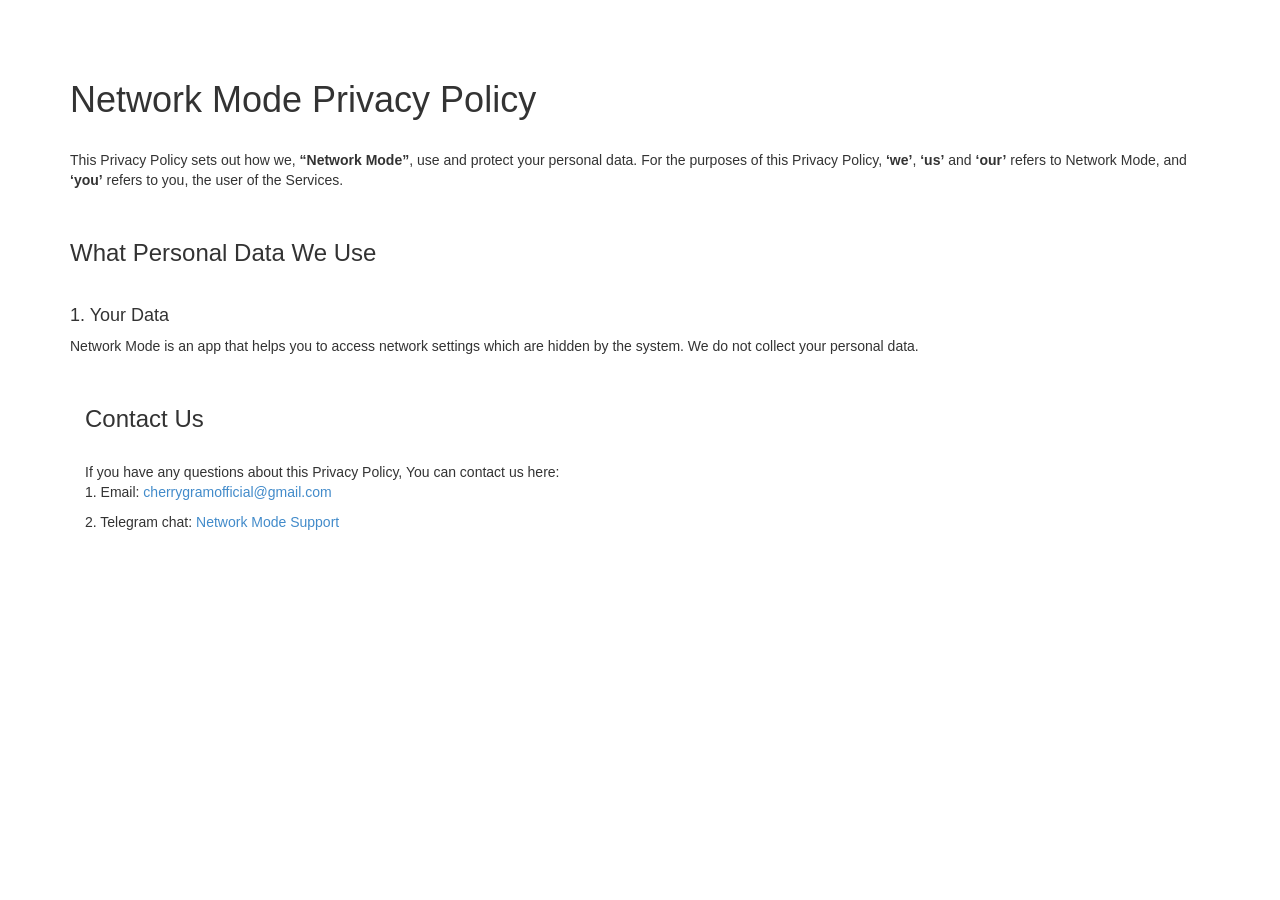
<file: network-mode/privacy.html>
<!DOCTYPE HTML>
<head>

<title>Network Mode Privacy Policy</title>
 <meta name="viewport" content="width=device-width, initial-scale=1">
  <link rel="stylesheet" type="text/css" href="css/bootstrap.min.css">
  <script src="https://ajax.googleapis.com/ajax/libs/jquery/1.11.3/jquery.min.js"></script>
  <script src="https://maxcdn.bootstrapcdn.com/bootstrap/3.3.5/js/bootstrap.min.js"></script>

<script type="text/javascript" src="js/scrolltopcontrol.js"></script>
<!-- <link rel="icon" href="images/logo_nav.png"> -->
<!-- <link rel="apple-touch-icon" href="img/apple-touch-icon.png"> -->
<!-- <link rel="apple-touch-icon" sizes="72x72" href="images/apple-touch-icon-72x72.png"> -->
<!-- <link rel="apple-touch-icon" sizes="114x114" href="images/apple-touch-icon-114x114.png"> -->
<link href='https://fonts.googleapis.com/css?family=Roboto' rel='stylesheet' type='text/css'>
<!-- <link rel="stylesheet" type="text/css" href="css/bootstrap.css"> -->
<script type="text/javascript" src="js/bootstrap-filestyle.min.js"> </script>
<style>
      body {
        padding-top: 60px; /* 60px to make the container go all the way to the bottom of the topbar */
      }
 
</style>

<style>
.red {color:#872847;}
.navbar-plus {background-color:#872847;border-color:#e7e7e7; height:20px;}

</style>

</head>
<body>
<div class="container">
    <h1 id="dev_page_title">Network Mode Privacy Policy</h1>
    <br />
    <p>This Privacy Policy sets out how we, <strong>“Network Mode”</strong>, use and protect your personal data. For the purposes of this Privacy Policy, <strong>‘we’</strong>, <strong>‘us’</strong> and <strong>‘our’</strong> refers to Network Mode, and <strong>‘you’</strong> refers to you, the user of the Services.</p>
    <br />

<h3><a class="anchor" name="3-what-personal-data-we-use" href="#3-what-personal-data-we-use"><i class="anchor-icon"></i></a> What Personal Data We Use</h3>
<br />

<h4><a class="anchor" name="3-1-basic-account-data" href="#3-1-basic-account-data">
  <i class="anchor-icon"></i></a>1. Your Data</h4>
<p>Network Mode is an app that helps you to access network settings which are hidden by the system. We do not collect your personal data.</p>
<br />


<div class="container">
<h3><a class="anchor" name="3-6-contact-us" href="#3-6-contact-us"><i class="anchor-icon"></i></a>Contact Us</h3>
<br />

</a>If you have any questions about this Privacy Policy, You can contact us here:</h5>
<p>1. Email: <a href="mailto:cherrygramofficial@gmail.com">cherrygramofficial@gmail.com</a></p>
<p>2. Telegram chat: <a href="https://t.me/CherrygramSupport">Network Mode Support</a></p>
<br />

</body> 
</html>
</file>
